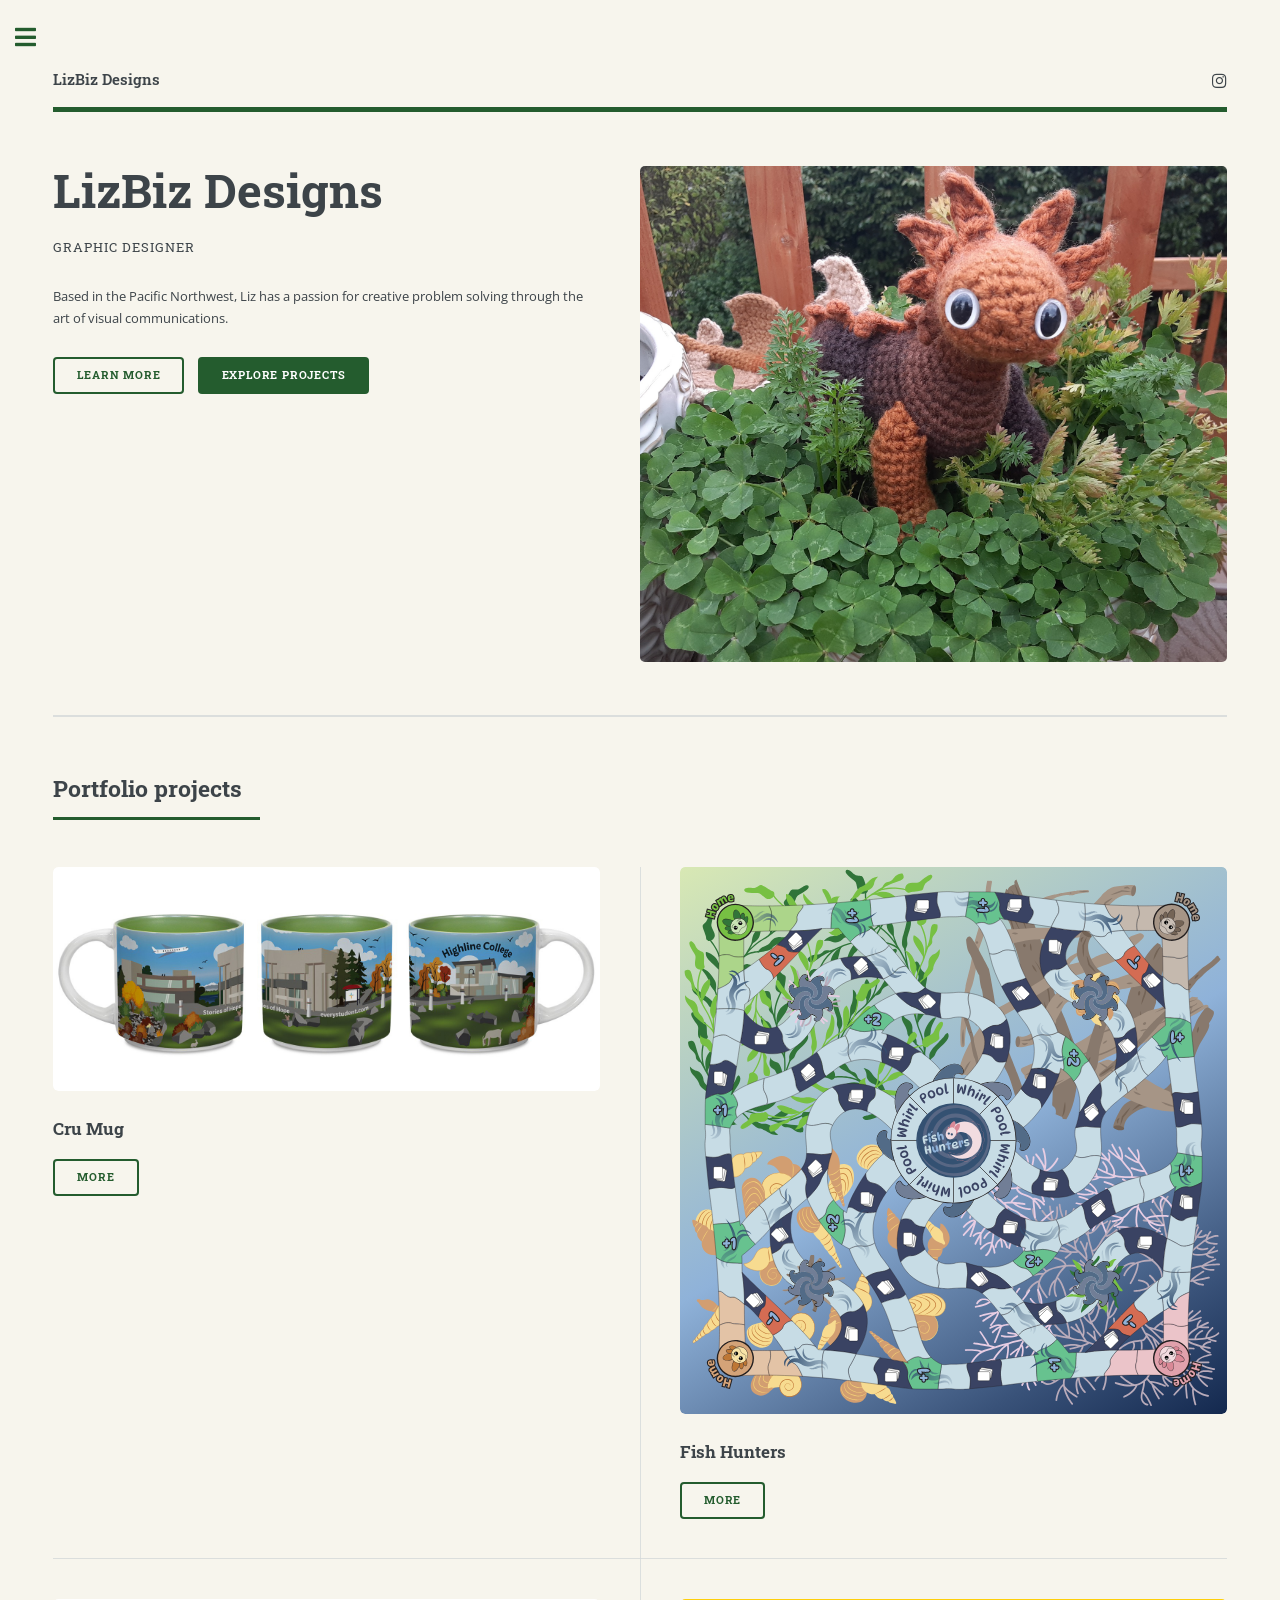
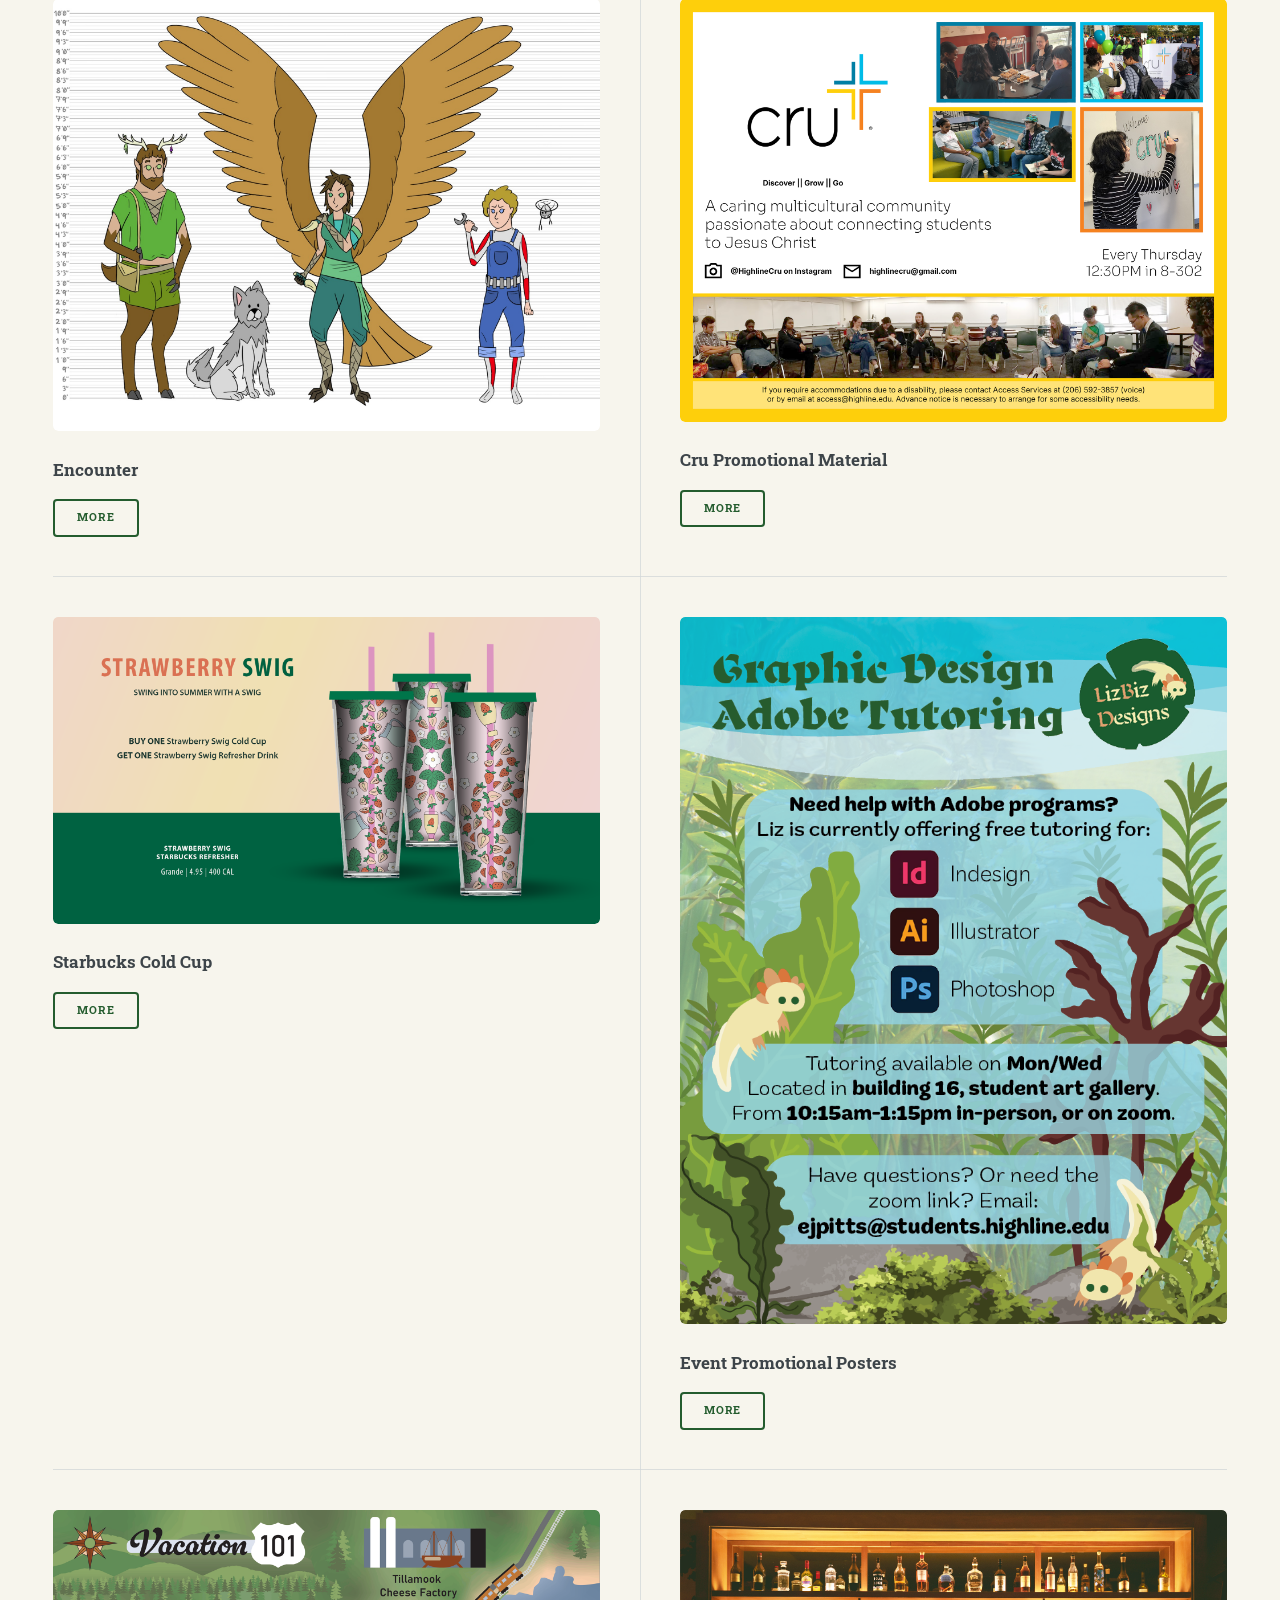
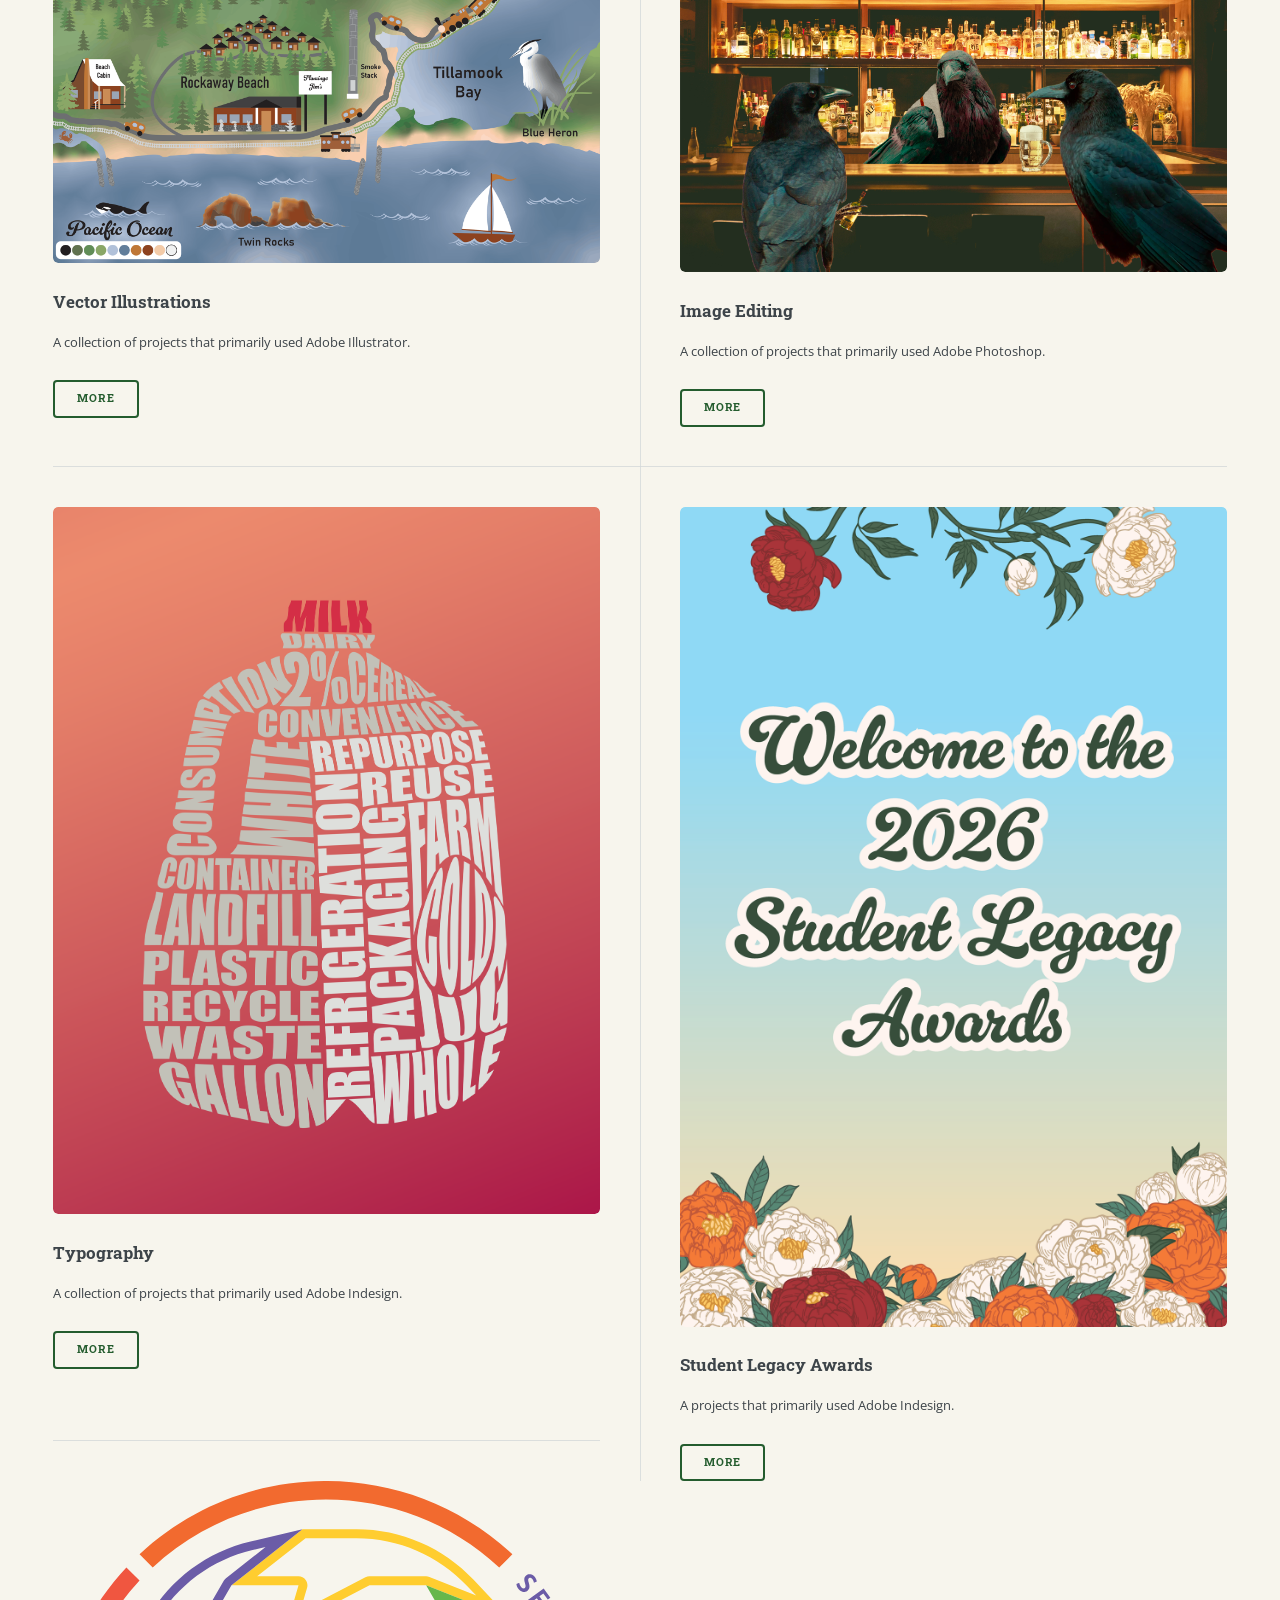
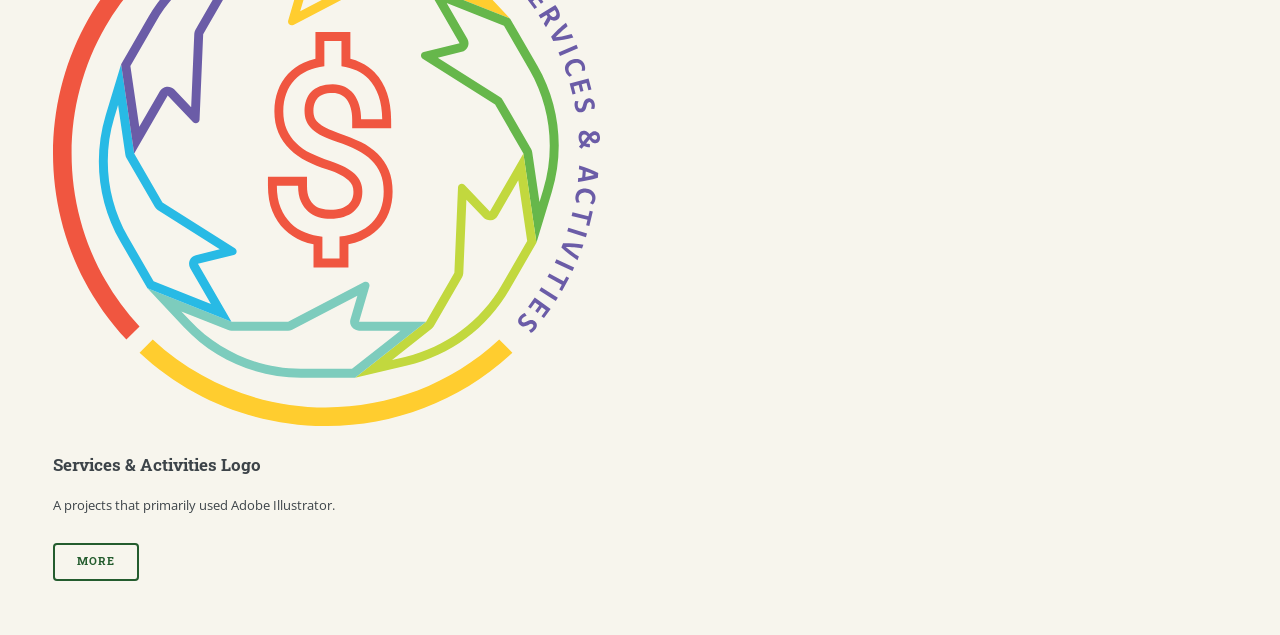
<file: index.html>
<!DOCTYPE HTML>
<!--
	Editorial by HTML5 UP
	html5up.net | @ajlkn
	Free for personal and commercial use under the CCA 3.0 license (html5up.net/license)
-->
<html>
	<head>
		<title>LizBiz Designs</title>
		<meta charset="utf-8" />
		<meta name="viewport" content="width=device-width, initial-scale=1, user-scalable=no" />
		<link rel="stylesheet" href="assets/css/main.css" />
	</head>
	<body class="is-preload">

		<!-- Wrapper -->
			<div id="wrapper">

				<!-- Main -->
					<div id="main">
						<div class="inner">

							<!-- Header -->
								<header id="header">
									<a href="index.html" class="logo"><strong>LizBiz Designs</strong></a>
									<ul class="icons">
										<!--<li><a href="#" class="icon brands fa-twitter"><span class="label">Twitter</span></a></li>
										<li><a href="#" class="icon brands fa-facebook-f"><span class="label">Facebook</span></a></li>
										<li><a href="#" class="icon brands fa-snapchat-ghost"><span class="label">Snapchat</span></a></li>-->
										<li><a href="https://www.instagram.com/lizbizdesigns/" class="icon brands fa-instagram"><span class="label">Instagram</span></a></li>
										<!--<li><a href="#" class="icon brands fa-medium-m"><span class="label">Medium</span></a></li>-->
									</ul>
								</header>

							<!-- Banner -->
								<section id="banner">
									<div class="content">
										<header>
											<h1>LizBiz Designs</h1>
											<p>Graphic Designer</p>
										</header>
										<p>Based in the Pacific  Northwest, Liz has a passion for creative problem solving through the art of visual communications.</p>
										<ul class="actions">
											<li><a href="about.html" class="button big">Learn More</a></li>
											<li><a href="index.html#portfolio" class="button primary big">Explore Projects</a></li>
										</ul>
									</div>
									<span class="image object">
										<img src="images/Crochet/Worm-in-clover.jpg" alt="" />
									</span>
								</section>

							<!-- Section -->
								<section>
									<header class="major" id="projects">
										<h2 id="portfolio">Portfolio projects</h2>
									</header>
									<div class="posts">
										<article>
											<a href="cru-mug.html" class="image"><img src="images/Cru/Cru Mug Mock Up.jpg" alt="" /></a>
											<h3>Cru Mug</h3>
											<ul class="actions">
												<li><a href="cru-mug.html" class="button">More</a></li>
											</ul>
										</article>
										<article>
											<a href="fish-hunters.html" class="image"><img src="images/Fish Hunters/Gameboard/Fish Hunters Game Board 3.0.svg" alt="" /></a>
											<h3>Fish Hunters</h3>
											<ul class="actions">
												<li><a href="fish-hunters.html" class="button">More</a></li>
											</ul>
										</article>
										<article>
											<a href="encounter.html" class="image"><img src="images/Encounter/Character line up.jpg" alt="" /></a>
											<h3>Encounter</h3>
											<ul class="actions">
												<li><a href="encounter.html" class="button">More</a></li>
											</ul>
										</article>
										<article>
											<a href="cru-promo.html" class="image"><img src="images/Cru/Highline-Cru-Flyer-2026.png" alt="" /></a>
											<h3>Cru Promotional Material</h3>
											<ul class="actions">
												<li><a href="cru-promo.html" class="button">More</a></li>
											</ul>
										</article>
										<article>
											<a href="starbucks-cup.html" class="image"><img src="images/Starbucks cup/All Starbucks Cold Cup AD Series.png" alt="" /></a>
											<h3>Starbucks Cold Cup</h3>
											<ul class="actions">
												<li><a href="starbucks-cup.html" class="button">More</a></li>
											</ul>
										</article>
										<article>
											<a href="event-posters.html" class="image"><img src="images/Flyers/Flyer for Tutoring.png" alt="" /></a>
											<h3>Event Promotional Posters</h3>
											<ul class="actions">
												<li><a href="event-posters.html" class="button">More</a></li>
											</ul>
										</article>
										<article>
											<a href="illustration.html" class="image"><img src="images/Illustrations/EJP Map-Sterpiece Color Final-1.png" alt="" /></a>
											<h3>Vector Illustrations</h3>
											<p>A collection of projects that primarily used Adobe Illustrator.</p>
											<ul class="actions">
												<li><a href="illustration.html" class="button">More</a></li>
											</ul>
										</article>
										<article>
											<a href="image-editing.html" class="image"><img src="images/Image Editing/EJP Crow Bar.png" alt="" /></a>
											<h3>Image Editing</h3>
											<p>A collection of projects that primarily used Adobe Photoshop.</p>
											<ul class="actions">
												<li><a href="image-editing.html" class="button">More</a></li>
											</ul>
										</article>
										<article>
											<a href="typography.html" class="image"><img src="images/Typography/Text in a shape - Gallon Jug.png" alt="" /></a>
											<h3>Typography</h3>
											<p>A collection of projects that primarily used Adobe Indesign.</p>
											<ul class="actions">
												<li><a href="typography.html" class="button">More</a></li>
											</ul>
										</article>
										<article>
											<a href="sla.html" class="image"><img src="images/SLA/Student Legacy Welcome Sandwich.png" alt="" /></a>
											<h3>Student Legacy Awards</h3>
											<p>A projects that primarily used Adobe Indesign.</p>
											<ul class="actions">
												<li><a href="sla.html" class="button">More</a></li>
											</ul>
										</article>
										<article>
											<a href="s&a.html" class="image"><img src="images/Logos&Branding/S&A/Lockup-Color.svg" alt="" /></a>
											<h3>Services & Activities Logo</h3>
											<p>A projects that primarily used Adobe Illustrator.</p>
											<ul class="actions">
												<li><a href="s&a.html" class="button">More</a></li>
											</ul>
										</article>
									</div>
								</section>

						

								<!-- Section -->
								<!--<section>
									<header class="major">
										<h2>Erat lacinia</h2>
									</header>
									<div class="features">
										<article>
											<span class="icon fa-gem"></span>
											<div class="content">
												<h3>Portitor ullamcorper</h3>
												<p>Aenean ornare velit lacus, ac varius enim lorem ullamcorper dolore. Proin aliquam facilisis ante interdum. Sed nulla amet lorem feugiat tempus aliquam.</p>
											</div>
										</article>
										<article>
											<span class="icon solid fa-paper-plane"></span>
											<div class="content">
												<h3>Sapien veroeros</h3>
												<p>Aenean ornare velit lacus, ac varius enim lorem ullamcorper dolore. Proin aliquam facilisis ante interdum. Sed nulla amet lorem feugiat tempus aliquam.</p>
											</div>
										</article>
										<article>
											<span class="icon solid fa-rocket"></span>
											<div class="content">
												<h3>Quam lorem ipsum</h3>
												<p>Aenean ornare velit lacus, ac varius enim lorem ullamcorper dolore. Proin aliquam facilisis ante interdum. Sed nulla amet lorem feugiat tempus aliquam.</p>
											</div>
										</article>
										<article>
											<span class="icon solid fa-signal"></span>
											<div class="content">
												<h3>Sed magna finibus</h3>
												<p>Aenean ornare velit lacus, ac varius enim lorem ullamcorper dolore. Proin aliquam facilisis ante interdum. Sed nulla amet lorem feugiat tempus aliquam.</p>
											</div>
										</article>
									</div>
								</section>-->
						</div>
					</div>

				<!-- Sidebar -->
					<div id="sidebar">
						<div class="inner">

							<!-- Search
								<section id="search" class="alt">
									<form method="post" action="#">
										<input type="text" name="query" id="query" placeholder="Search" />
									</form>
								</section>
							-->
							<!-- Logo -->
								<div class="logo-container">
									<a href="#"><img src="images/Logos&Branding/LizBizDesigns/Lockup-Color.svg" alt=""/></a>
								</div>
							<!-- Menu -->
								<nav id="menu">
									<header class="major">
										<h2>Menu</h2>
									</header>
									<ul>
										<li><a href="index.html">Home</a></li>
										<li>
											<span class="opener">Portfolio</span>
											<ul>
												<li><a href="cru-mug.html">Cru Mug</a></li>
												<li><a href="fish-hunters.html">Fish Hunters</a></li>
												<li><a href="encounter.html">Encounter</a></li>
												<li><a href="cru-promo.html">Cru Promotional Material</a></li>
												<li><a href="starbucks-cup.html">Starbucks Cold Cup</a></li>
												<li><a href="event-posters.html">Event Posters</a></li>
												<li><a href="illustration.html">Vector Illustrations</a></li>
												<li><a href="image-editing.html">Image Editing</a></li>
												<li><a href="typography.html">Typography</a></li>
												<li><a href="sla.html">Student Legacy Awards</a></li>
												<li><a href="s&a.html">S&A Logo</a></li>
												<!--<li><a href="#">Branding: LizBiz Designs</a></li>
												<li><a href="#">Branding: Wesley Parker</a></li>
												<li><a href="#">Public Speaking Logo</a></li>
												<li><a href="#">Crochet</a></li>
												<li><a href="#">painting</a></li>
												<li><a href="#">Pottery</a></li>
												<li><a href="#">Infographics</a></li>
												<li><a href="#">Branding: NPSC Maintenance</a></li>-->
											</ul>
										</li>
										<li><a href="about.html">About</a></li>
										<!--<li><a href="elements.html">Services</a></li>-->
									</ul>
								</nav>

							<!-- Section -->
								<!--<section>
									<header class="major">
										<h2>Ante interdum</h2>
									</header>
									<div class="mini-posts">
										<article>
											<a href="#" class="image"><img src="images/pic07.jpg" alt="" /></a>
											<p>Aenean ornare velit lacus, ac varius enim lorem ullamcorper dolore aliquam.</p>
										</article>
										<article>
											<a href="#" class="image"><img src="images/pic08.jpg" alt="" /></a>
											<p>Aenean ornare velit lacus, ac varius enim lorem ullamcorper dolore aliquam.</p>
										</article>
										<article>
											<a href="#" class="image"><img src="images/pic09.jpg" alt="" /></a>
											<p>Aenean ornare velit lacus, ac varius enim lorem ullamcorper dolore aliquam.</p>
										</article>
									</div>
									<ul class="actions">
										<li><a href="#" class="button">More</a></li>
									</ul>
								</section>-->

							<!-- Section -->
								<section>
									<header class="major">
										<h2>Contact</h2>
									</header>
									<p>Need a graphic designer or have questions? Get in touch below.</p>
									<ul class="contact">
										<li class="icon solid fa-envelope"><a href="mailto:Lizzie@lizbizDesigns.com">Lizzie@LizBizDesigns.com</a></li>
										<li class="icon solid icon brands fa-instagram"><a href="https://www.instagram.com/lizbizdesigns/">LizBiz Designs</a></li>
										<!--<li class="icon solid fa-home">adress would go here<br />
										</li> -->
									</ul>
								</section>

							<!-- Footer -->
								<footer id="footer">
									<p class="copyright">&copy; 2026 LizBiz Designs. All rights reserved.</p>
								</footer>

						</div>
					</div>

			</div>

		<!-- Scripts -->
			<script src="assets/js/jquery.min.js"></script>
			<script src="assets/js/browser.min.js"></script>
			<script src="assets/js/breakpoints.min.js"></script>
			<script src="assets/js/util.js"></script>
			<script src="assets/js/main.js"></script>

	</body>
</html>
</file>
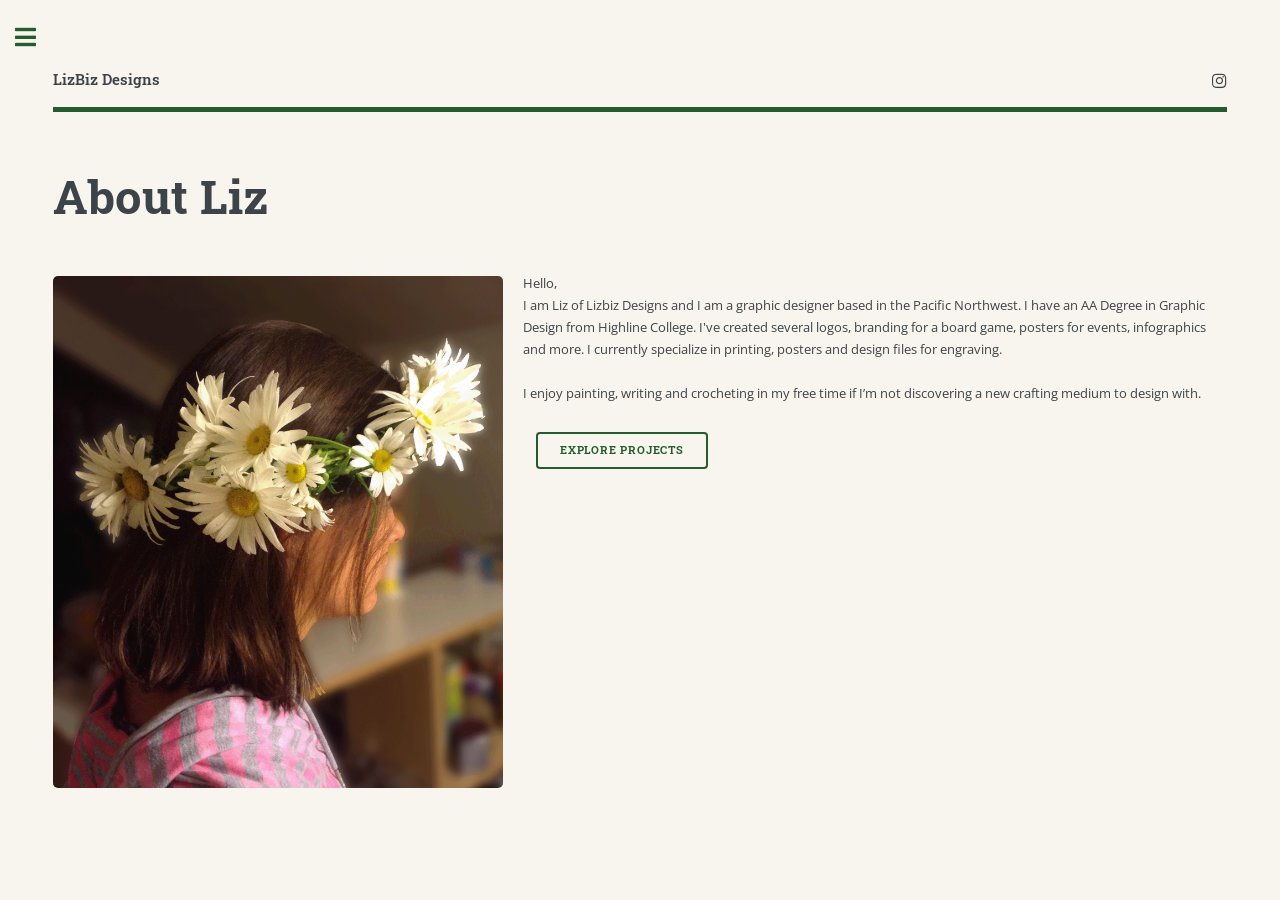
<file: about.html>
<!DOCTYPE HTML>
<!--
	Editorial by HTML5 UP
	html5up.net | @ajlkn
	Free for personal and commercial use under the CCA 3.0 license (html5up.net/license)
-->
<html>
	<head>
		<title>LizBiz Designs</title>
		<meta charset="utf-8" />
		<meta name="viewport" content="width=device-width, initial-scale=1, user-scalable=no" />
		<link rel="stylesheet" href="assets/css/main.css" />
	</head>
	<body class="is-preload">

		<!-- Wrapper -->
			<div id="wrapper">

				<!-- Main -->
					<div id="main">
						<div class="inner">

							<!-- Header -->
								<header id="header">
									<a href="index.html" class="logo"><strong>LizBiz Designs</strong></a>
									<ul class="icons">
										<!--<li><a href="#" class="icon brands fa-twitter"><span class="label">Twitter</span></a></li>
										<li><a href="#" class="icon brands fa-facebook-f"><span class="label">Facebook</span></a></li>
										<li><a href="#" class="icon brands fa-snapchat-ghost"><span class="label">Snapchat</span></a></li>-->
										<li><a href="https://www.instagram.com/lizbizdesigns/" class="icon brands fa-instagram"><span class="label">Instagram</span></a></li>
										<!--<li><a href="#" class="icon brands fa-medium-m"><span class="label">Medium</span></a></li>-->
									</ul>
								</header>

							<!-- Banner -->
								<section>
									<header class="main">
										<h1>About Liz</h1>
									</header>
									<p><span class="image left"><img src="images/website pfp blurred.png" alt="" /></span>
									Hello,<Br>
									I am Liz of Lizbiz Designs and I am a graphic designer based in the Pacific Northwest. I have an AA Degree in Graphic Design from Highline College. I've created several logos, branding for a board game, posters for events, infographics and more. I currently specialize in printing, posters and design files for engraving. <br> 
									<br>
									I enjoy painting, writing and crocheting in my free time if I’m not discovering a new crafting medium to design with.</p>
									<ul class="actions">
											<li><a href="index.html#projects" class="button big">Explore Projects</a></li>
										</ul>
								</section>
						</div>
					</div>

				<!-- Sidebar -->
					<div id="sidebar">
						<div class="inner">

							<!-- Search
								<section id="search" class="alt">
									<form method="post" action="#">
										<input type="text" name="query" id="query" placeholder="Search" />
									</form>
								</section>
							-->
							<!-- Logo -->
								<div class="logo-container">
									<a href="index.html"><img src="images/Logos&Branding/LizBizDesigns/Lockup-Color.svg" alt=""/></a>
								</div>
							<!-- Menu -->
								<nav id="menu">
									<header class="major">
										<h2>Menu</h2>
									</header>
									<ul>
										<li><a href="index.html">Home</a></li>
										<li>
											<span class="opener">Portfolio</span>
											<ul>
												<li><a href="cru-mug.html">Cru Mug</a></li>
												<li><a href="fish-hunters.html">Fish Hunters</a></li>
												<li><a href="encounter.html">Encounter</a></li>
												<li><a href="cru-promo.html">Cru Promotional Material</a></li>
												<li><a href="starbucks-cup.html">Starbucks Cold Cup</a></li>
												<li><a href="event-posters.html">Event Posters</a></li>
												<li><a href="illustration.html">Vector Illustrations</a></li>
												<li><a href="image-editing.html">Image Editing</a></li>
												<li><a href="typography.html">Typography</a></li>
												<li><a href="sla.html">Student Legacy Awards</a></li>
												<li><a href="s&a.html">S&A Logo</a></li>
												<!--<li><a href="#">Branding: LizBiz Designs</a></li>
												<li><a href="#">Branding: Wesley Parker</a></li>
												<li><a href="#">Public Speaking Logo</a></li>
												<li><a href="#">Crochet</a></li>
												<li><a href="#">painting</a></li>
												<li><a href="#">Pottery</a></li>
												<li><a href="#">Infographics</a></li>
												<li><a href="#">Branding: NPSC Maintenance</a></li>-->
											</ul>
										</li>
										<li><a href="about.html">About</a></li>
										<!--<li><a href="elements.html">Services</a></li>-->
									</ul>
								</nav>

							<!-- Section -->
								<!--<section>
									<header class="major">
										<h2>Ante interdum</h2>
									</header>
									<div class="mini-posts">
										<article>
											<a href="#" class="image"><img src="images/pic07.jpg" alt="" /></a>
											<p>Aenean ornare velit lacus, ac varius enim lorem ullamcorper dolore aliquam.</p>
										</article>
										<article>
											<a href="#" class="image"><img src="images/pic08.jpg" alt="" /></a>
											<p>Aenean ornare velit lacus, ac varius enim lorem ullamcorper dolore aliquam.</p>
										</article>
										<article>
											<a href="#" class="image"><img src="images/pic09.jpg" alt="" /></a>
											<p>Aenean ornare velit lacus, ac varius enim lorem ullamcorper dolore aliquam.</p>
										</article>
									</div>
									<ul class="actions">
										<li><a href="#" class="button">More</a></li>
									</ul>
								</section>-->

							<!-- Section -->
								<section>
									<header class="major">
										<h2>Contact</h2>
									</header>
									<p>Need a graphic designer or have questions? Get in touch below.</p>
									<ul class="contact">
										<li class="icon solid fa-envelope"><a href="mailto:Lizzie@lizbizDesigns.com">Lizzie@LizBizDesigns.com</a></li>
										<li class="icon solid icon brands fa-instagram"><a href="https://www.instagram.com/lizbizdesigns/">LizBiz Designs</a></li>
										<!--<li class="icon solid fa-home">adress would go here<br />
										</li> -->
									</ul>
								</section>

							<!-- Footer -->
								<footer id="footer">
									<p class="copyright">&copy; 2026 LizBiz Designs. All rights reserved.</p>
								</footer>

						</div>
					</div>

			</div>

		<!-- Scripts -->
			<script src="assets/js/jquery.min.js"></script>
			<script src="assets/js/browser.min.js"></script>
			<script src="assets/js/breakpoints.min.js"></script>
			<script src="assets/js/util.js"></script>
			<script src="assets/js/main.js"></script>

	</body>
</html>
</file>
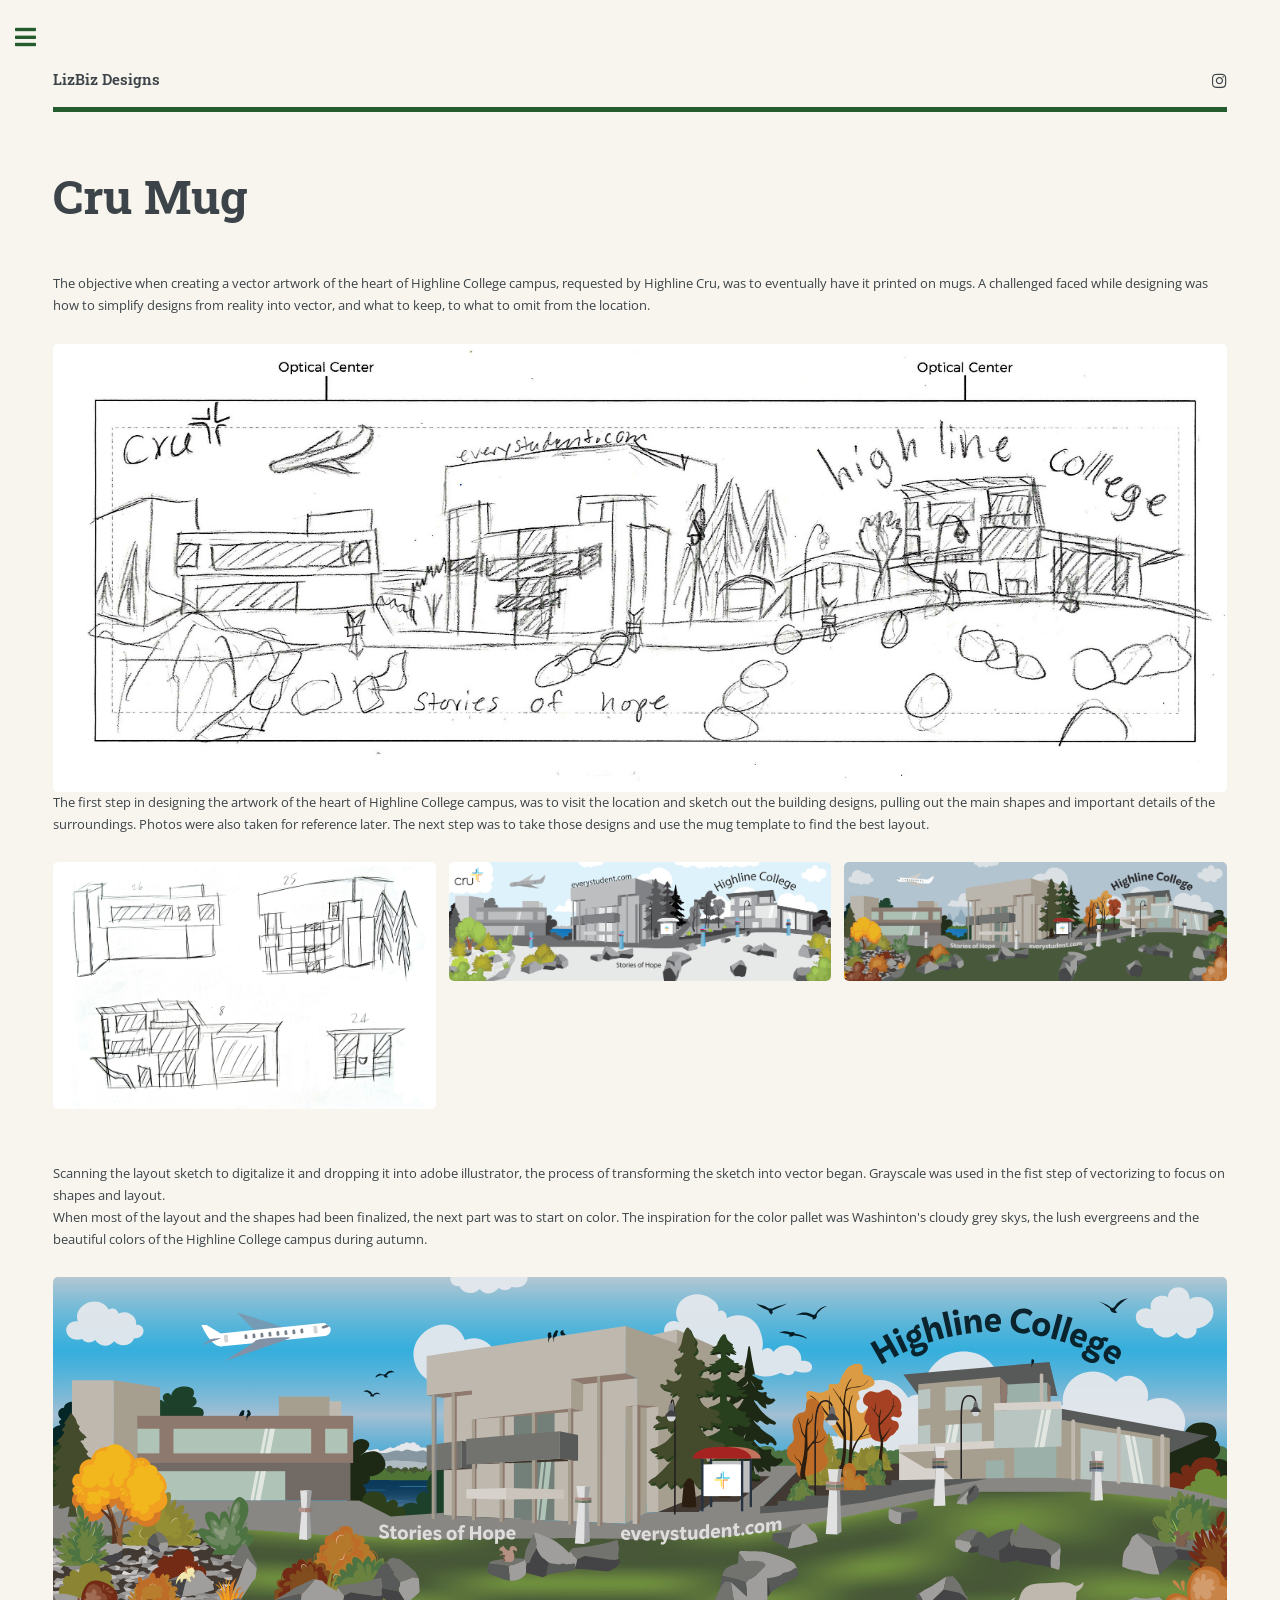
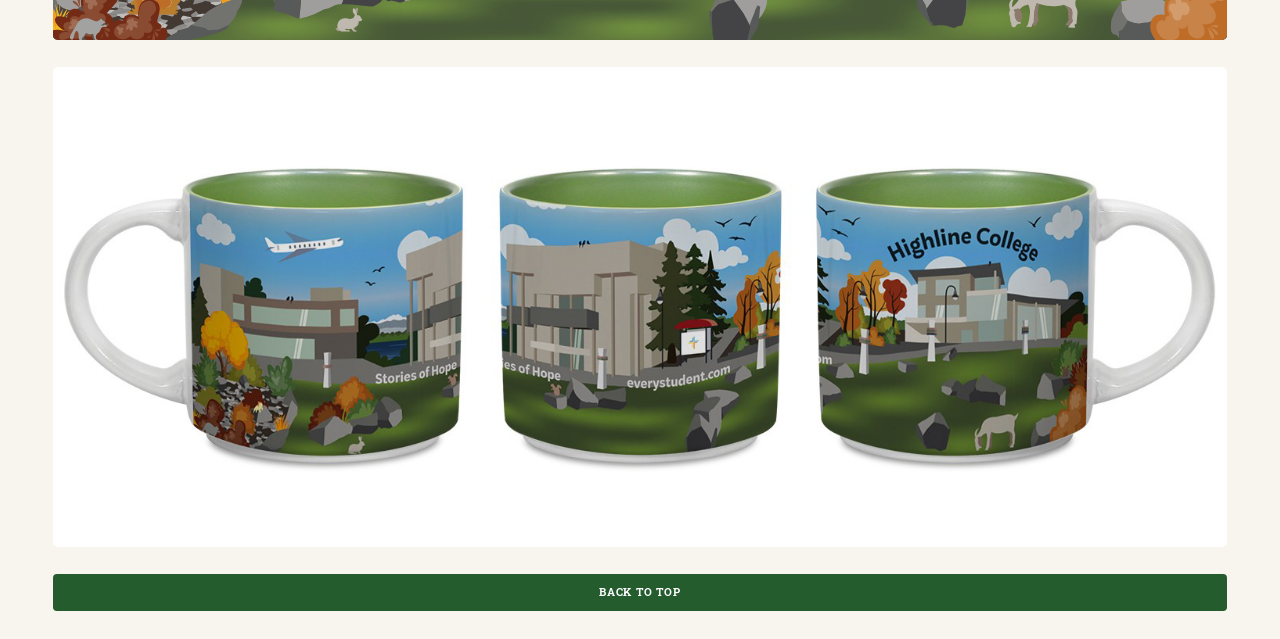
<file: cru-mug.html>
<!DOCTYPE HTML>
<!--
	Editorial by HTML5 UP
	html5up.net | @ajlkn
	Free for personal and commercial use under the CCA 3.0 license (html5up.net/license)
-->
<html>
	<head>
		<title>LizBiz Designs</title>
		<meta charset="utf-8" />
		<meta name="viewport" content="width=device-width, initial-scale=1, user-scalable=no" />
		<link rel="stylesheet" href="assets/css/main.css" />
	</head>
	<body class="is-preload">

		<!-- Wrapper -->
			<div id="wrapper">

				<!-- Main -->
					<div id="main">
						<div class="inner">

							<!-- Header -->
								<header id="header">
									<a href="index.html" class="logo"><strong>LizBiz Designs</strong></a>
									<ul class="icons">
										<!--<li><a href="#" class="icon brands fa-twitter"><span class="label">Twitter</span></a></li>
										<li><a href="#" class="icon brands fa-facebook-f"><span class="label">Facebook</span></a></li>
										<li><a href="#" class="icon brands fa-snapchat-ghost"><span class="label">Snapchat</span></a></li>-->
										<li><a href="https://www.instagram.com/lizbizdesigns/" class="icon brands fa-instagram"><span class="label">Instagram</span></a></li>
										<!--<li><a href="#" class="icon brands fa-medium-m"><span class="label">Medium</span></a></li>-->
									</ul>
								</header>

							<!-- Banner -->
								<section>
									<header class="main">
										<h1>Cru Mug</h1>
									</header>
									<p>The objective when creating a vector artwork of the heart of Highline College campus, requested by Highline Cru, was to eventually have it printed on mugs. A challenged faced while designing was how to simplify designs from reality into vector, and what to keep, to what to omit from the location.</p>
									<span class="image fit"><img src="images/Cru/Mug Sketch.jpg" alt="" /><p>The first step in designing the artwork of the heart of Highline College campus, was to visit the location and sketch out the building designs, pulling out the main shapes and important details of the surroundings. Photos were also taken for reference later. The next step was to take those designs and use the mug template to find the best layout.</p></span>
										<div class="box alt">
															<ul class="actions fit">
																<li><span class="image fit"><img src="images/Cru/Highline-mug-building-sketches.jpg" alt="" /></span></li>
																<li><span class="image fit"><img src="images/Cru/Cru-mug-gray-draft.png" alt="" /></span></li>
																<li><span class="image fit"><img src="images/Cru/Cru-mug-color-draft.png" alt="" /></span></li>
															 </ul>
															 <p>Scanning the layout sketch to digitalize it and dropping it into adobe illustrator, the process of transforming the sketch into vector began. Grayscale was used in the fist step of vectorizing to focus on shapes and layout.
															 <br>When most of the layout and the shapes had been finalized, the next part was to start on color. The inspiration for the color pallet was Washinton's cloudy grey skys, the lush evergreens and the beautiful colors of the Highline College campus during autumn.</p>
												<span class="image fit"><img src="images/Cru/Cru Mug Graphic.svg" alt="" /></span>
												<span class="image fit"><img src="images/Cru/Cru Mug Mock Up.jpg" alt="" /></span>
										</div>
									<a href="#" class="button primary fit">Back To Top</a>
								</section>
							
						</div>
					</div>

				<!-- Sidebar -->
					<div id="sidebar">
						<div class="inner">

							<!-- Search
								<section id="search" class="alt">
									<form method="post" action="#">
										<input type="text" name="query" id="query" placeholder="Search" />
									</form>
								</section>
							-->
							<!-- Logo -->
								<div class="logo-container">
									<a href="index.html"><img src="images/Logos&Branding/LizBizDesigns/Lockup-Color.svg" alt=""/></a>
								</div>
							<!-- Menu -->
								<nav id="menu">
									<header class="major">
										<h2>Menu</h2>
									</header>
									<ul>
										<li><a href="index.html">Home</a></li>
										<li>
											<span class="opener">Portfolio</span>
											<ul>
												<li><a href="cru-mug.html">Cru Mug</a></li>
												<li><a href="fish-hunters.html">Fish Hunters</a></li>
												<li><a href="encounter.html">Encounter</a></li>
												<li><a href="cru-promo.html">Cru Promotional Material</a></li>
												<li><a href="starbucks-cup.html">Starbucks Cold Cup</a></li>
												<li><a href="event-posters.html">Event Posters</a></li>
												<li><a href="illustration.html">Vector Illustrations</a></li>
												<li><a href="image-editing.html">Image Editing</a></li>
												<li><a href="typography.html">Typography</a></li>
												<li><a href="sla.html">Student Legacy Awards</a></li>
												<li><a href="s&a.html">S&A Logo</a></li>
												<!--<li><a href="#">Branding: LizBiz Designs</a></li>
												<li><a href="#">Branding: Wesley Parker</a></li>
												<li><a href="#">Public Speaking Logo</a></li>
												<li><a href="#">Crochet</a></li>
												<li><a href="#">painting</a></li>
												<li><a href="#">Pottery</a></li>
												<li><a href="#">Infographics</a></li>
												<li><a href="#">Branding: NPSC Maintenance</a></li>-->
											</ul>
										</li>
										<li><a href="about.html">About</a></li>
										<!--<li><a href="elements.html">Services</a></li>-->
									</ul>
								</nav>

							<!-- Section -->
								<!--<section>
									<header class="major">
										<h2>Ante interdum</h2>
									</header>
									<div class="mini-posts">
										<article>
											<a href="#" class="image"><img src="images/pic07.jpg" alt="" /></a>
											<p>Aenean ornare velit lacus, ac varius enim lorem ullamcorper dolore aliquam.</p>
										</article>
										<article>
											<a href="#" class="image"><img src="images/pic08.jpg" alt="" /></a>
											<p>Aenean ornare velit lacus, ac varius enim lorem ullamcorper dolore aliquam.</p>
										</article>
										<article>
											<a href="#" class="image"><img src="images/pic09.jpg" alt="" /></a>
											<p>Aenean ornare velit lacus, ac varius enim lorem ullamcorper dolore aliquam.</p>
										</article>
									</div>
									<ul class="actions">
										<li><a href="#" class="button">More</a></li>
									</ul>
								</section>-->

							<!-- Section -->
								<section>
									<header class="major">
										<h2>Contact</h2>
									</header>
									<p>Need a graphic designer or have questions? Get in touch below.</p>
									<ul class="contact">
										<li class="icon solid fa-envelope"><a href="mailto:Lizzie@lizbizDesigns.com">Lizzie@LizBizDesigns.com</a></li>
										<li class="icon solid icon brands fa-instagram"><a href="https://www.instagram.com/lizbizdesigns/">LizBiz Designs</a></li>
										<!--<li class="icon solid fa-home">adress would go here<br />
										</li> -->
									</ul>
								</section>

							<!-- Footer -->
								<footer id="footer">
									<p class="copyright">&copy; 2026 LizBiz Designs. All rights reserved.</p>
								</footer>

						</div>
					</div>

			</div>

		<!-- Scripts -->
			<script src="assets/js/jquery.min.js"></script>
			<script src="assets/js/browser.min.js"></script>
			<script src="assets/js/breakpoints.min.js"></script>
			<script src="assets/js/util.js"></script>
			<script src="assets/js/main.js"></script>

	</body>
</html>
</file>
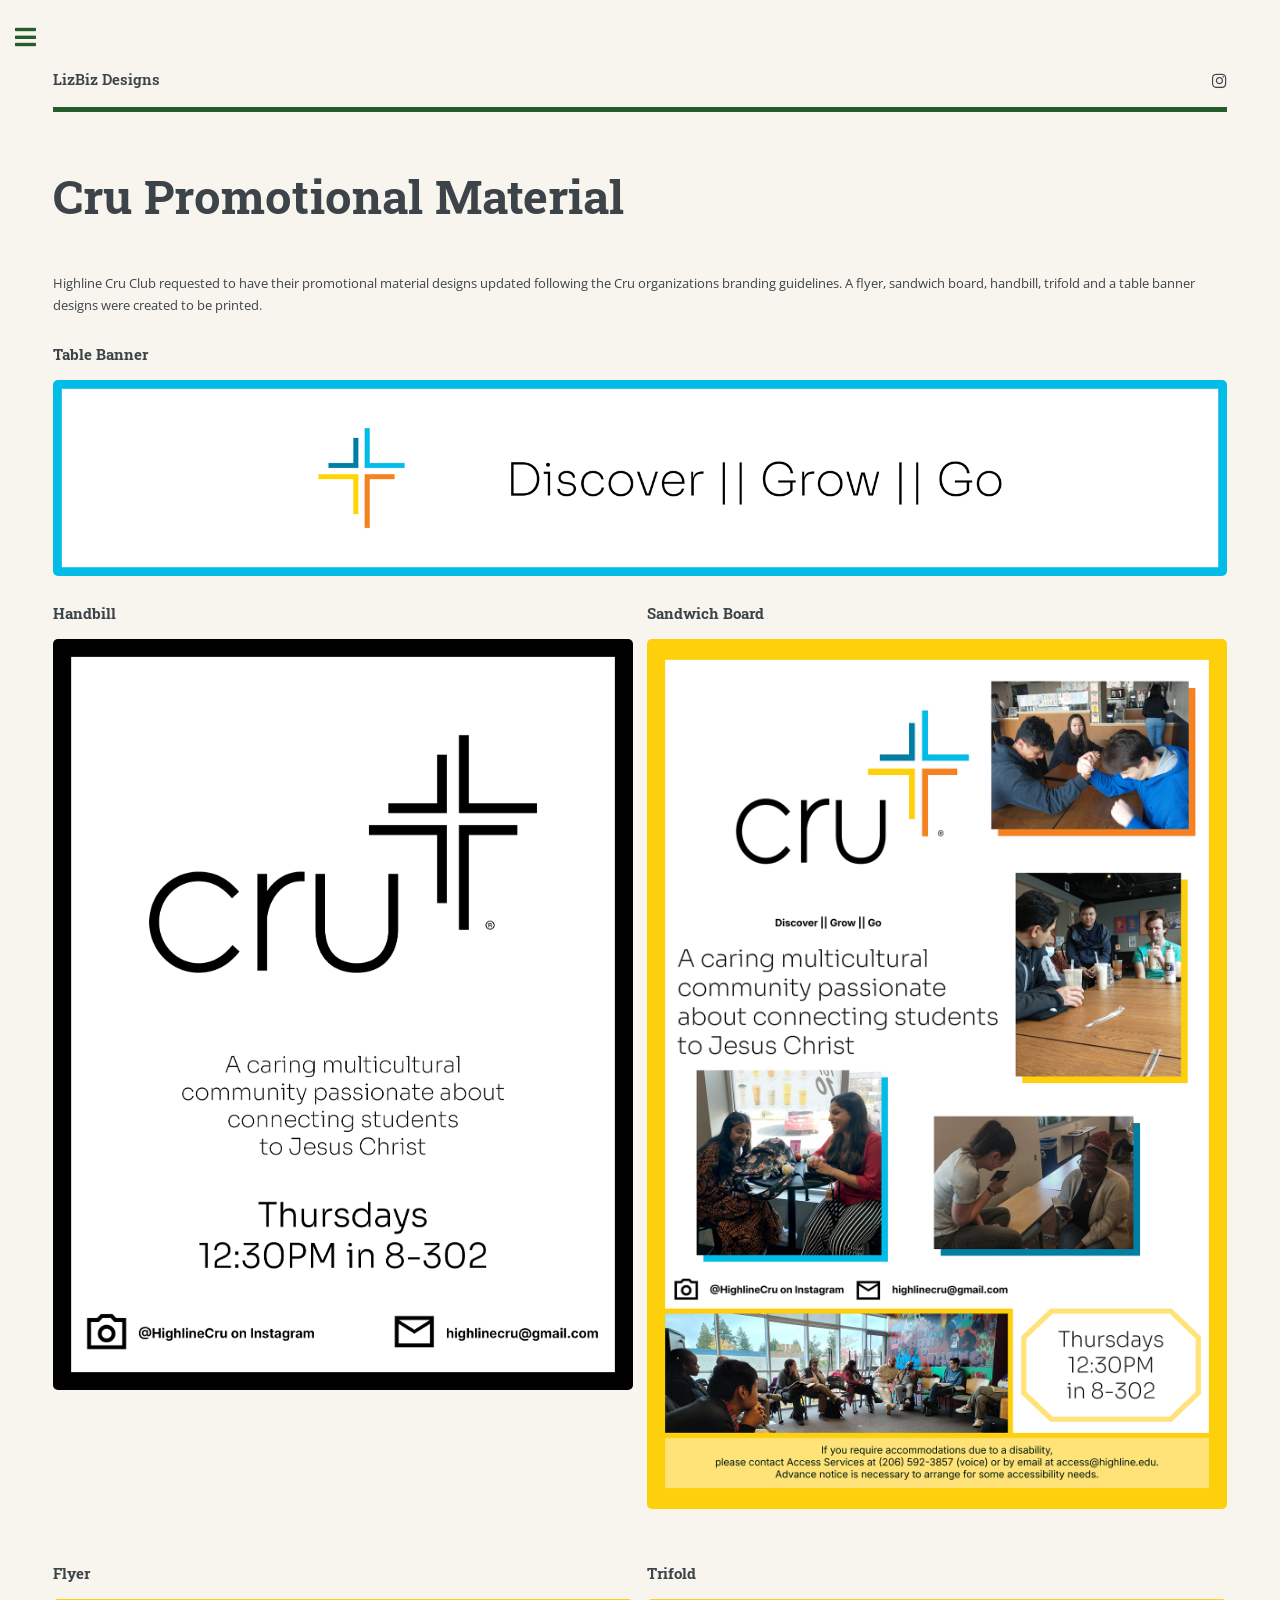
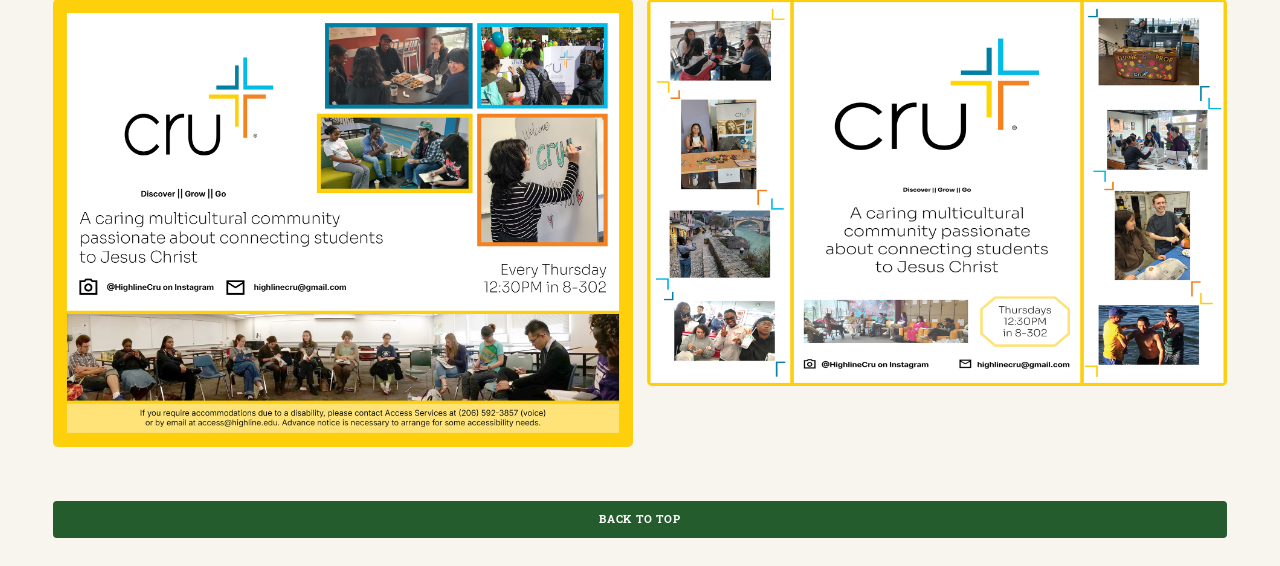
<file: cru-promo.html>
<!DOCTYPE HTML>
<!--
	Editorial by HTML5 UP
	html5up.net | @ajlkn
	Free for personal and commercial use under the CCA 3.0 license (html5up.net/license)
-->
<html>
	<head>
		<title>LizBiz Designs</title>
		<meta charset="utf-8" />
		<meta name="viewport" content="width=device-width, initial-scale=1, user-scalable=no" />
		<link rel="stylesheet" href="assets/css/main.css" />
	</head>
	<body class="is-preload">

		<!-- Wrapper -->
			<div id="wrapper">

				<!-- Main -->
					<div id="main">
						<div class="inner">

							<!-- Header -->
								<header id="header">
									<a href="index.html" class="logo"><strong>LizBiz Designs</strong></a>
									<ul class="icons">
										<!--<li><a href="#" class="icon brands fa-twitter"><span class="label">Twitter</span></a></li>
										<li><a href="#" class="icon brands fa-facebook-f"><span class="label">Facebook</span></a></li>
										<li><a href="#" class="icon brands fa-snapchat-ghost"><span class="label">Snapchat</span></a></li>-->
										<li><a href="https://www.instagram.com/lizbizdesigns/" class="icon brands fa-instagram"><span class="label">Instagram</span></a></li>
										<!--<li><a href="#" class="icon brands fa-medium-m"><span class="label">Medium</span></a></li>-->
									</ul>
								</header>

							<!-- Banner -->
								<section>
									<header class="main">
										<h1>Cru Promotional Material</h1>
									</header>
									<p>Highline Cru Club requested to have their promotional material designs updated following the Cru organizations branding guidelines. A flyer, sandwich board, handbill, trifold and a table banner designs were created to be printed. </p>
									<h4>Table Banner</h4><span class="image fit"><img src="images/Cru/Highline-Cru-Table-Runner-2026.png" alt="" /></span>
													<ul class="actions fit">
														<li><h4>Handbill</h4><span class="image fit"><img src="images/Cru/Highline-Cru-handbills-2026.png" alt="" /></span></li>
														<li><h4>Sandwich Board</h4><span class="image fit"><img src="images/Cru/Highline-Cru-Sandwich-Board-2026.png" alt="" /></span></li>
													</ul>
													<ul class="actions fit">
														<li><h4>Flyer</h4><span class="image fit"><img src="images/Cru/Highline-Cru-Flyer-2026.png" alt="" /></span></li>
														<li><h4>Trifold</h4><span class="image fit"><img src="images/Cru/Highline-Cru-Trifold-2026.png" alt="" /></span></li>
													</ul>
									<a href="#" class="button primary fit">Back To Top</a>
								</section>
							
						</div>
					</div>

				<!-- Sidebar -->
					<div id="sidebar">
						<div class="inner">

							<!-- Search
								<section id="search" class="alt">
									<form method="post" action="#">
										<input type="text" name="query" id="query" placeholder="Search" />
									</form>
								</section>
							-->
							<!-- Logo -->
								<div class="logo-container">
									<a href="index.html"><img src="images/Logos&Branding/LizBizDesigns/Lockup-Color.svg" alt=""/></a>
								</div>
							<!-- Menu -->
								<nav id="menu">
									<header class="major">
										<h2>Menu</h2>
									</header>
									<ul>
										<li><a href="index.html">Home</a></li>
										<li>
											<span class="opener">Portfolio</span>
											<ul>
												<li><a href="cru-mug.html">Cru Mug</a></li>
												<li><a href="fish-hunters.html">Fish Hunters</a></li>
												<li><a href="encounter.html">Encounter</a></li>
												<li><a href="cru-promo.html">Cru Promotional Material</a></li>
												<li><a href="starbucks-cup.html">Starbucks Cold Cup</a></li>
												<li><a href="event-posters.html">Event Posters</a></li>
												<li><a href="illustration.html">Vector Illustrations</a></li>
												<li><a href="image-editing.html">Image Editing</a></li>
												<li><a href="typography.html">Typography</a></li>
												<li><a href="sla.html">Student Legacy Awards</a></li>
												<li><a href="s&a.html">S&A Logo</a></li>
												<!--<li><a href="#">Branding: LizBiz Designs</a></li>
												<li><a href="#">Branding: Wesley Parker</a></li>
												<li><a href="#">Public Speaking Logo</a></li>
												<li><a href="#">Crochet</a></li>
												<li><a href="#">painting</a></li>
												<li><a href="#">Pottery</a></li>
												<li><a href="#">Infographics</a></li>
												<li><a href="#">Branding: NPSC Maintenance</a></li>-->
											</ul>
										</li>
										<li><a href="about.html">About</a></li>
										<!--<li><a href="elements.html">Services</a></li>-->
									</ul>
								</nav>

							<!-- Section -->
								<!--<section>
									<header class="major">
										<h2>Ante interdum</h2>
									</header>
									<div class="mini-posts">
										<article>
											<a href="#" class="image"><img src="images/pic07.jpg" alt="" /></a>
											<p>Aenean ornare velit lacus, ac varius enim lorem ullamcorper dolore aliquam.</p>
										</article>
										<article>
											<a href="#" class="image"><img src="images/pic08.jpg" alt="" /></a>
											<p>Aenean ornare velit lacus, ac varius enim lorem ullamcorper dolore aliquam.</p>
										</article>
										<article>
											<a href="#" class="image"><img src="images/pic09.jpg" alt="" /></a>
											<p>Aenean ornare velit lacus, ac varius enim lorem ullamcorper dolore aliquam.</p>
										</article>
									</div>
									<ul class="actions">
										<li><a href="#" class="button">More</a></li>
									</ul>
								</section>-->

							<!-- Section -->
								<section>
									<header class="major">
										<h2>Contact</h2>
									</header>
									<p>Need a graphic designer or have questions? Get in touch below.</p>
									<ul class="contact">
										<li class="icon solid fa-envelope"><a href="mailto:Lizzie@lizbizDesigns.com">Lizzie@LizBizDesigns.com</a></li>
										<li class="icon solid icon brands fa-instagram"><a href="https://www.instagram.com/lizbizdesigns/">LizBiz Designs</a></li>
										<!--<li class="icon solid fa-home">adress would go here<br />
										</li> -->
									</ul>
								</section>

							<!-- Footer -->
								<footer id="footer">
									<p class="copyright">&copy; 2026 LizBiz Designs. All rights reserved.</p>
								</footer>

						</div>
					</div>

			</div>

		<!-- Scripts -->
			<script src="assets/js/jquery.min.js"></script>
			<script src="assets/js/browser.min.js"></script>
			<script src="assets/js/breakpoints.min.js"></script>
			<script src="assets/js/util.js"></script>
			<script src="assets/js/main.js"></script>

	</body>
</html>
</file>
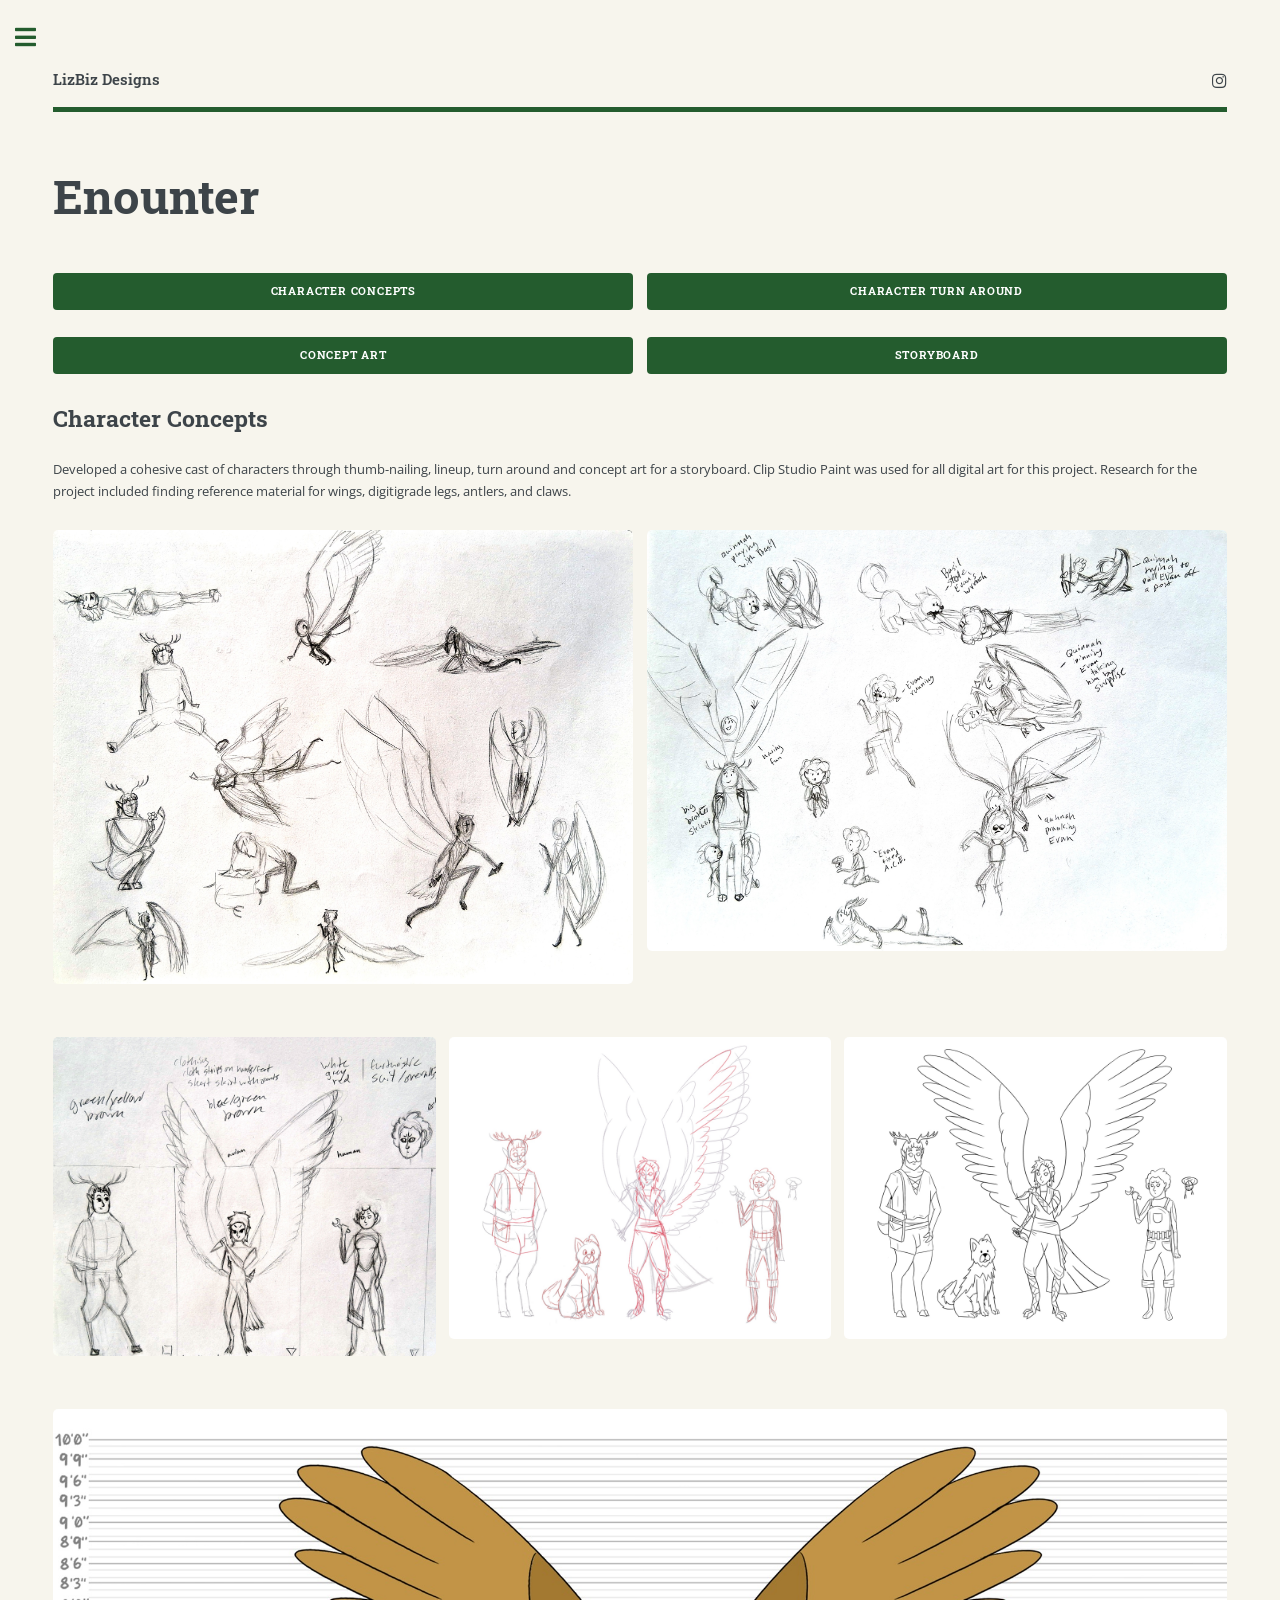
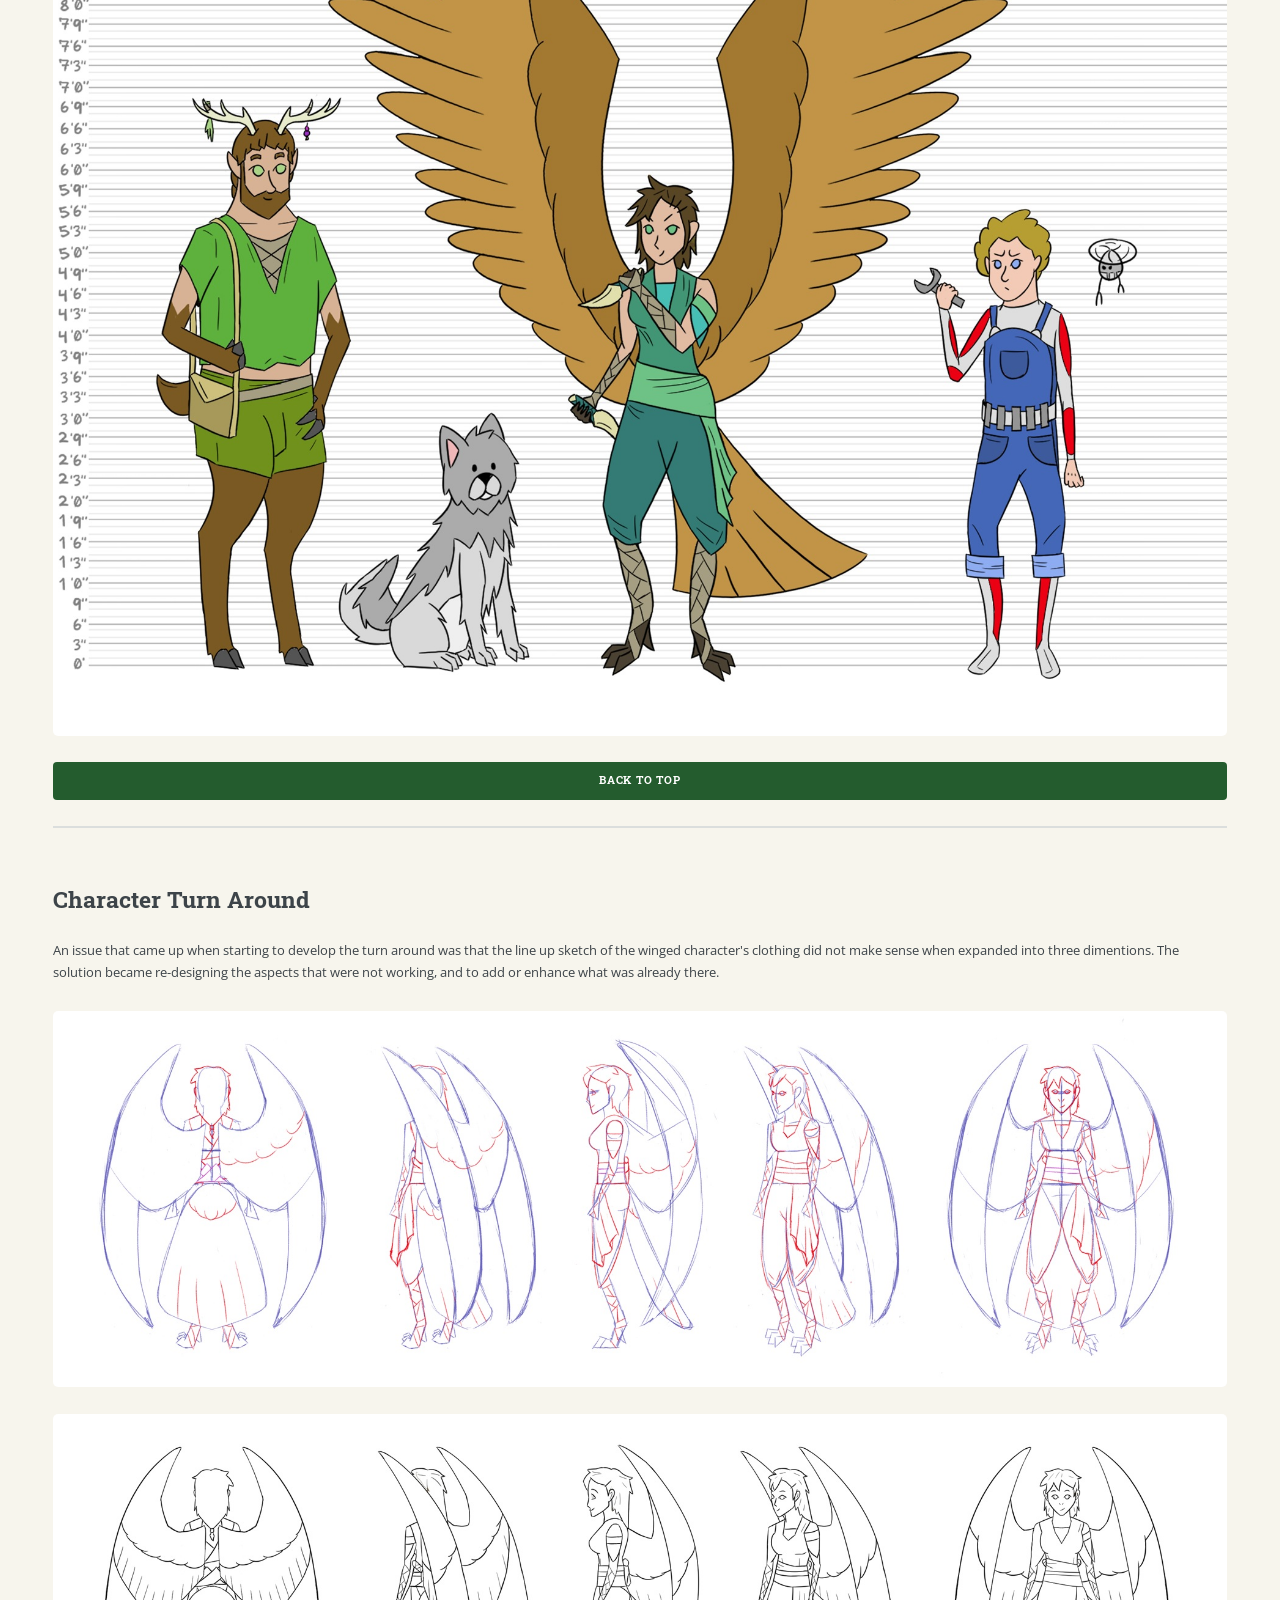
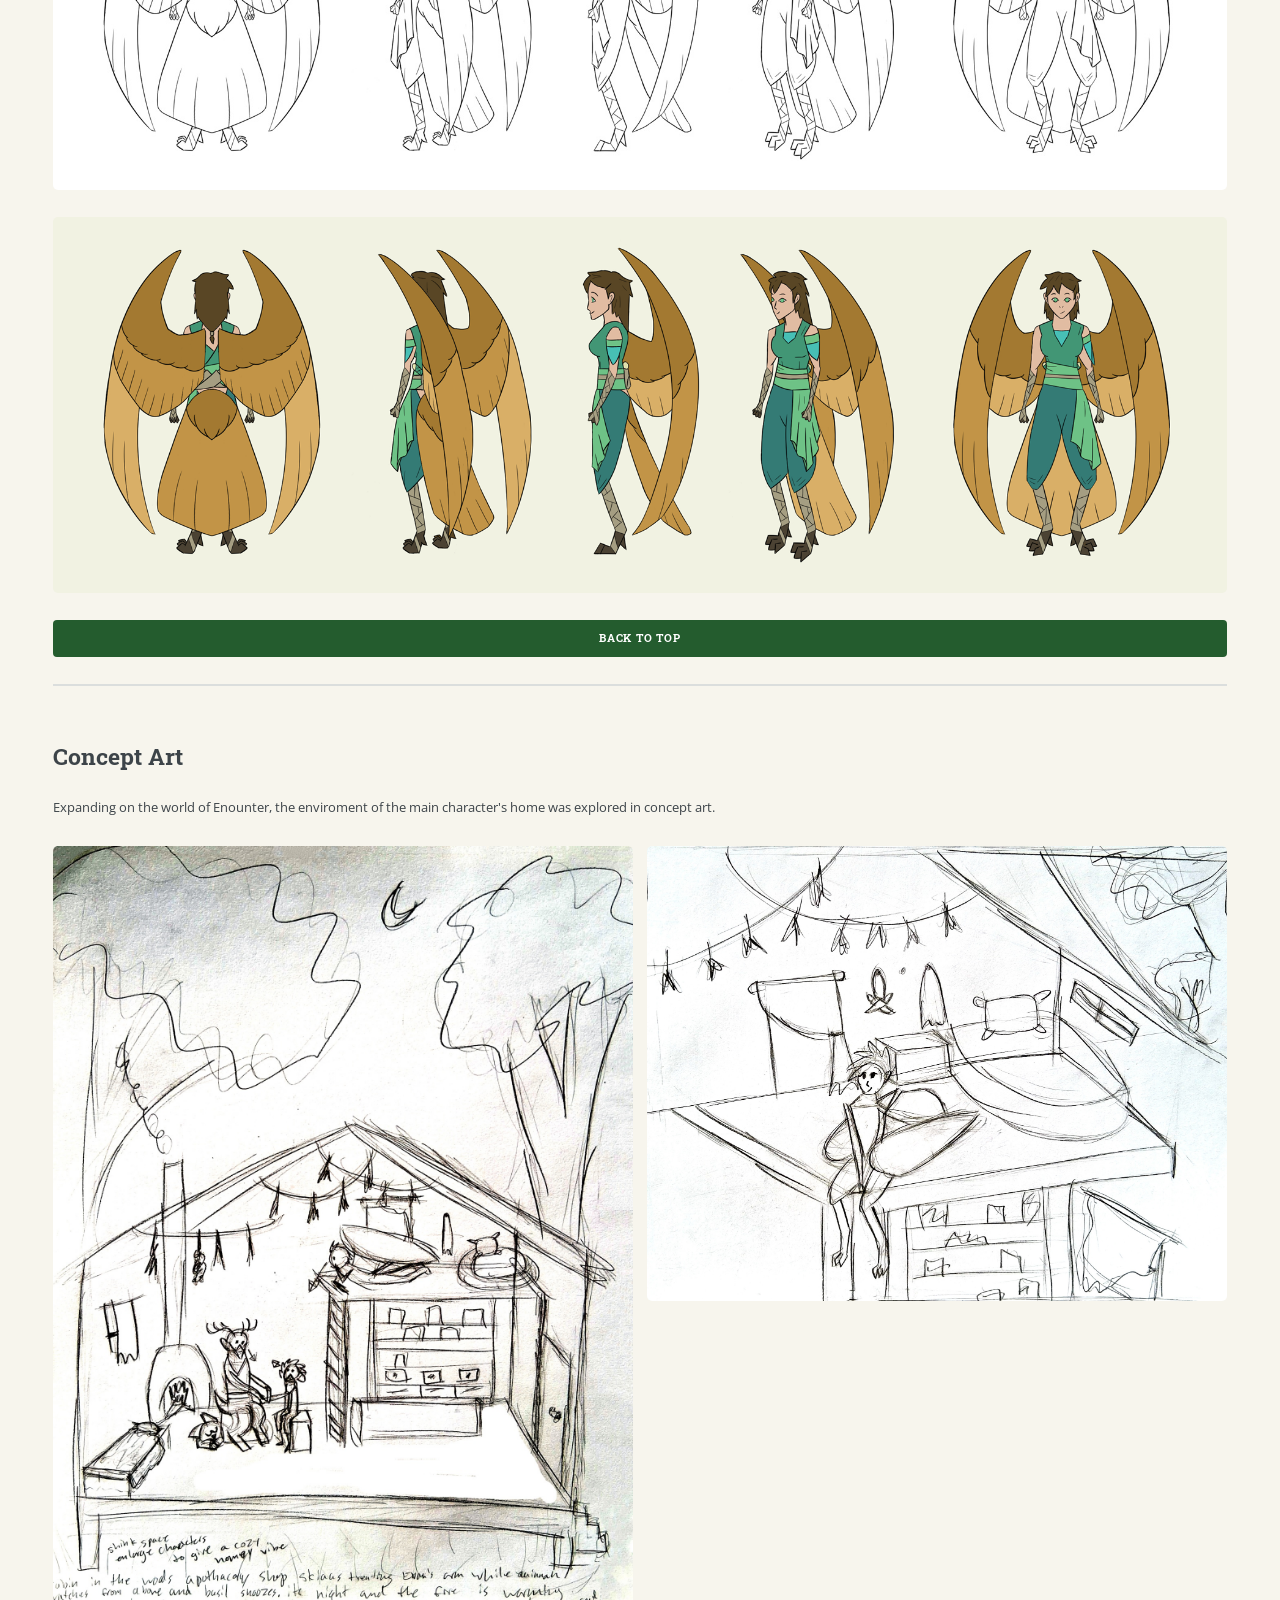
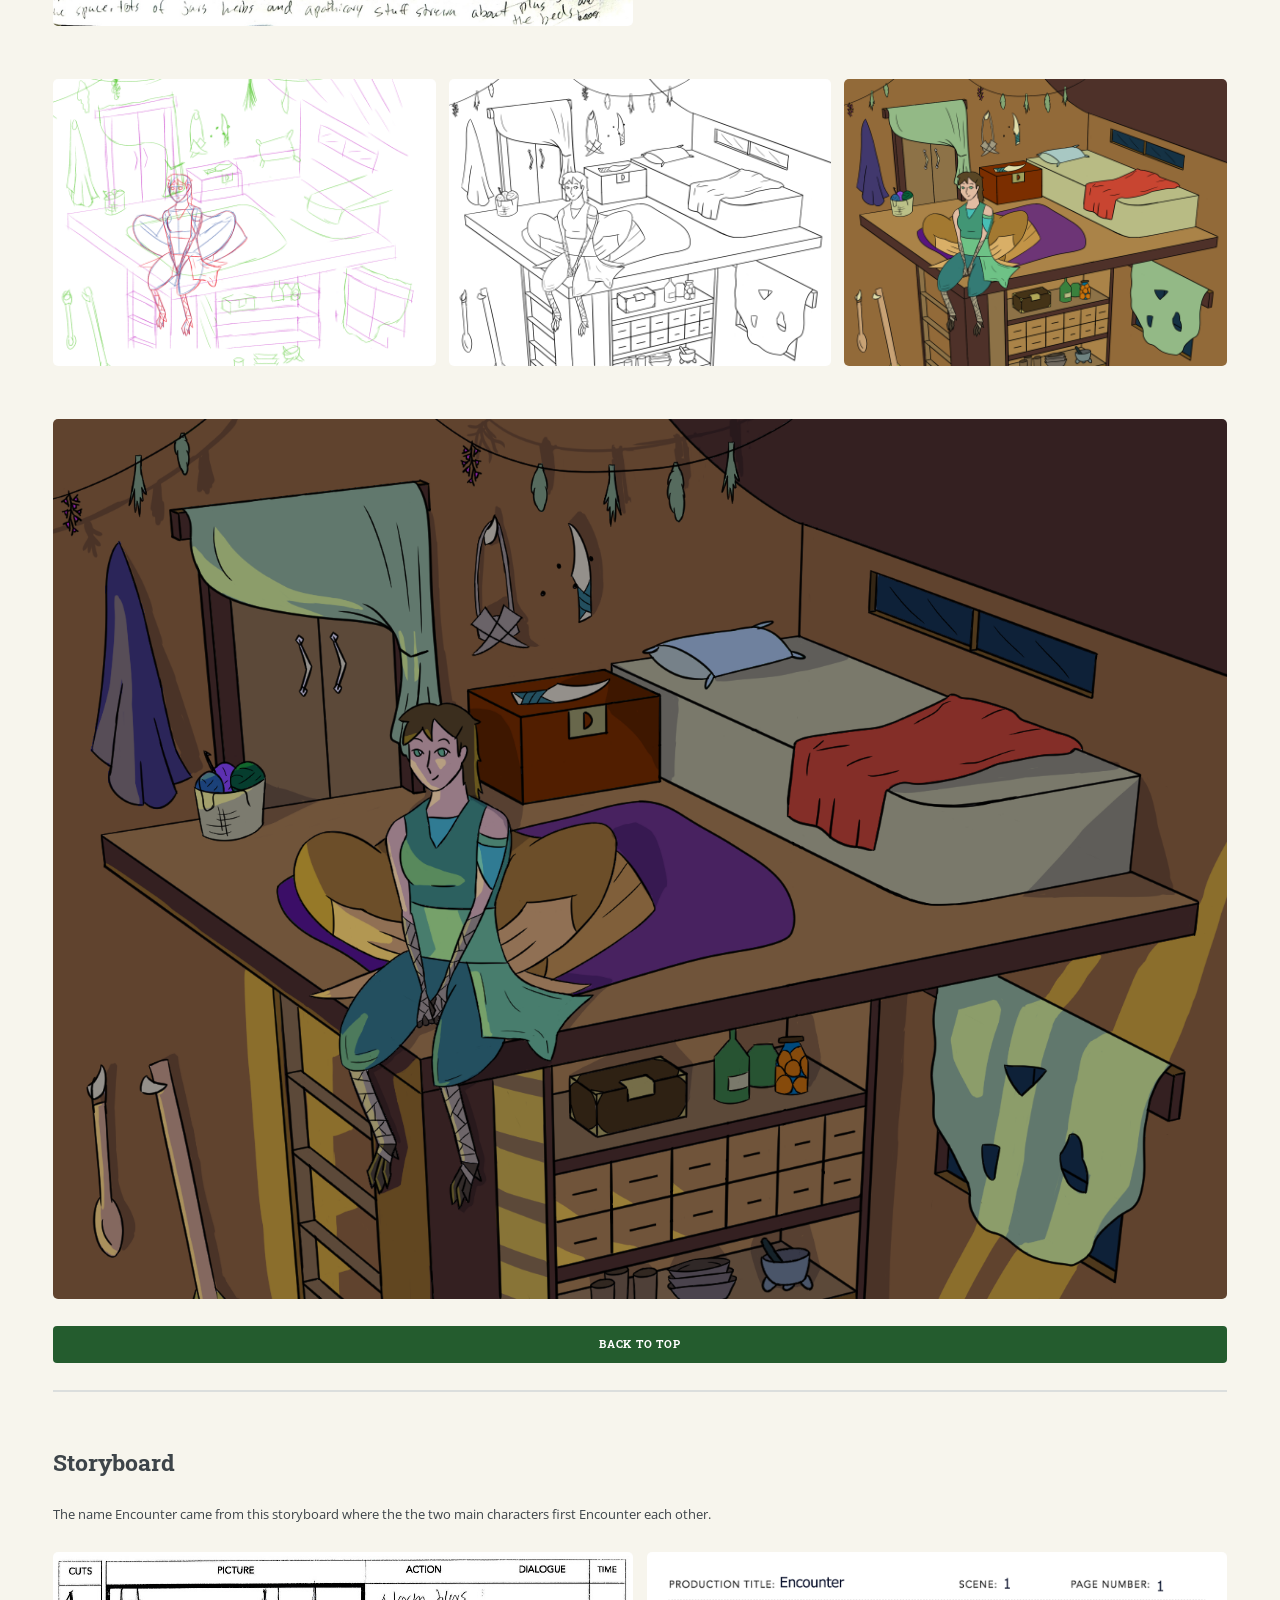
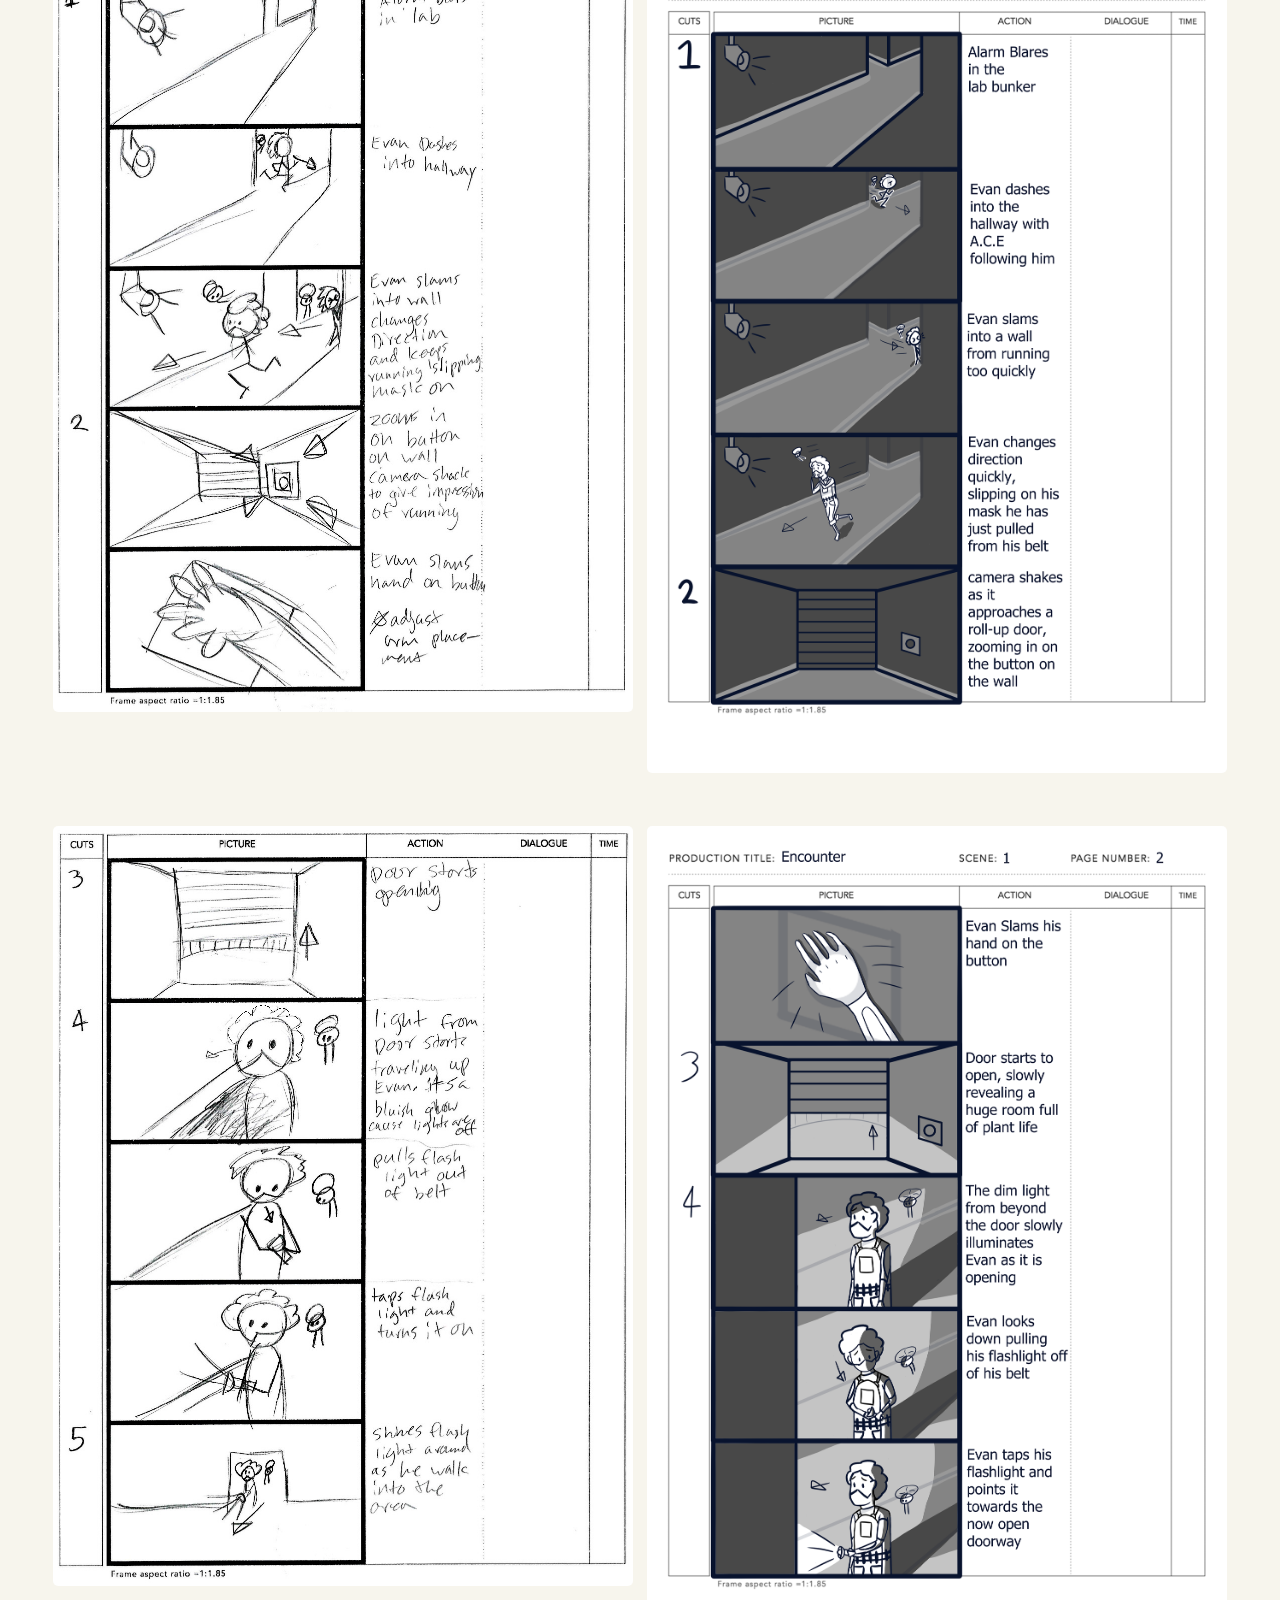
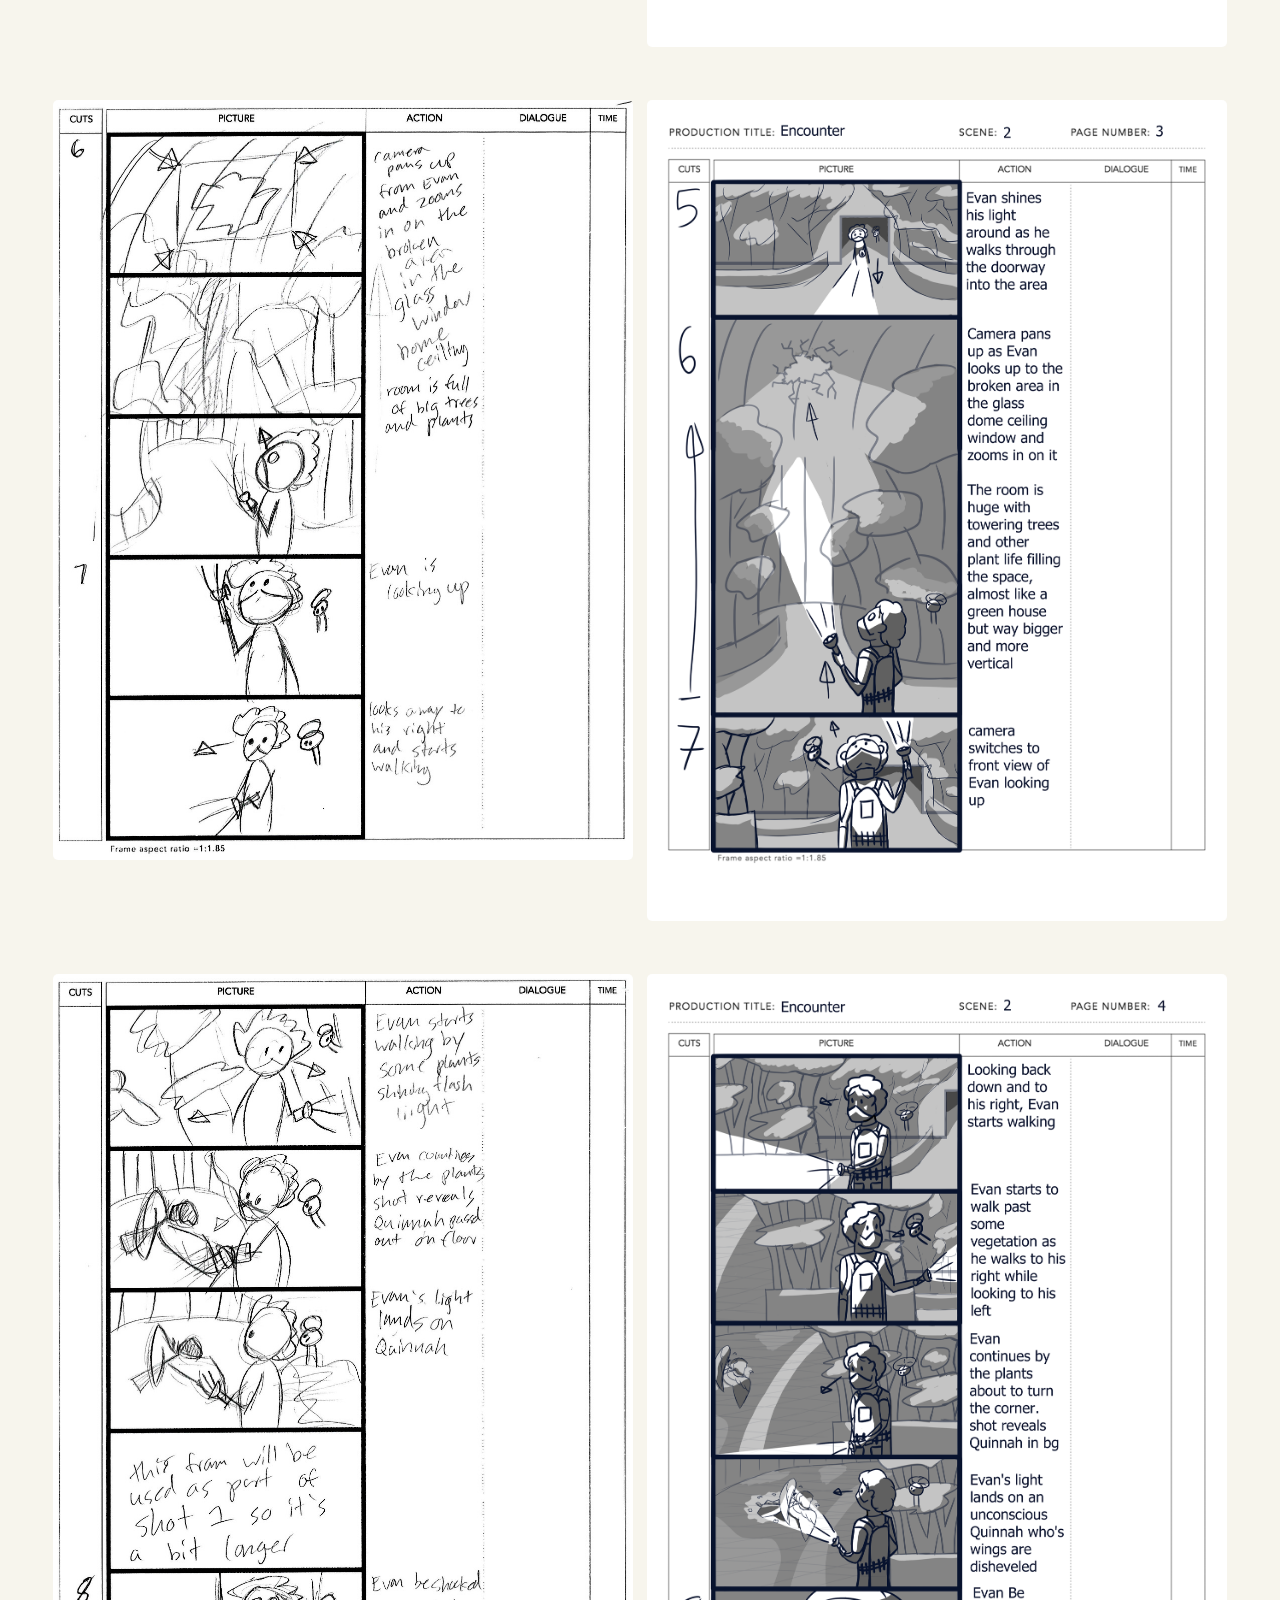
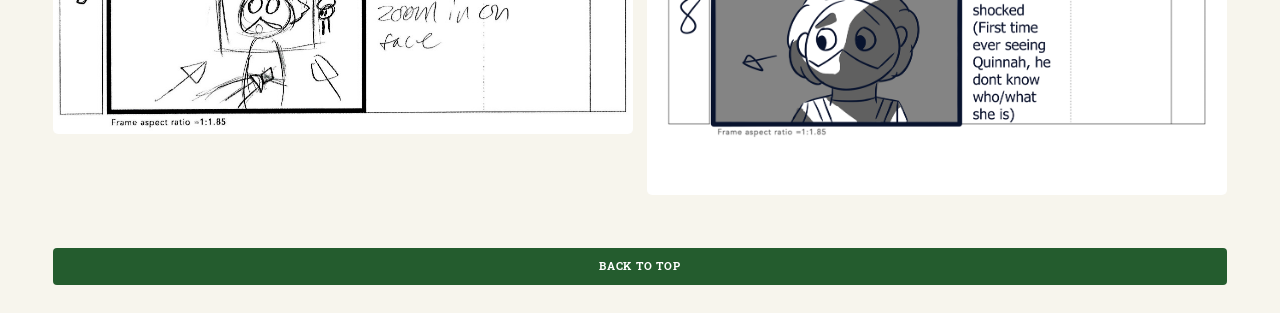
<file: encounter.html>
<!DOCTYPE HTML>
<!--
	Editorial by HTML5 UP
	html5up.net | @ajlkn
	Free for personal and commercial use under the CCA 3.0 license (html5up.net/license)
-->
<html>
	<head>
		<title>LizBiz Designs</title>
		<meta charset="utf-8" />
		<meta name="viewport" content="width=device-width, initial-scale=1, user-scalable=no" />
		<link rel="stylesheet" href="assets/css/main.css" />
	</head>
	<body class="is-preload">

		<!-- Wrapper -->
			<div id="wrapper">

				<!-- Main -->
					<div id="main">
						<div class="inner">

							<!-- Header -->
								<header id="header">
									<a href="index.html" class="logo"><strong>LizBiz Designs</strong></a>
									<ul class="icons">
										<!--<li><a href="#" class="icon brands fa-twitter"><span class="label">Twitter</span></a></li>
										<li><a href="#" class="icon brands fa-facebook-f"><span class="label">Facebook</span></a></li>
										<li><a href="#" class="icon brands fa-snapchat-ghost"><span class="label">Snapchat</span></a></li>-->
										<li><a href="https://www.instagram.com/lizbizdesigns/" class="icon brands fa-instagram"><span class="label">Instagram</span></a></li>
										<!--<li><a href="#" class="icon brands fa-medium-m"><span class="label">Medium</span></a></li>-->
									</ul>
								</header>

							<!-- Banner -->
								<section>
									<header class="main">
										<h1>Enounter</h1>
									</header>
													<ul class="actions fit">
														<li><a href="#characters" class="button primary fit">Character Concepts</a></li>
														<li><a href="#turn-around" class="button primary fit">Character Turn Around</a></li>
													</ul>
													<ul class="actions fit">
														<li><a href="#art" class="button primary fit">Concept Art</a></li>
														<li><a href="#storyboard" class="button primary fit">Storyboard</a></li>
													</ul>
									<h2 id="characters">Character Concepts</h2>
									<p>Developed a cohesive cast of characters through thumb-nailing, lineup, turn around and concept art for a storyboard. Clip Studio Paint was used for all digital art for this project. Research for the project included finding reference material for wings, digitigrade legs, antlers, and claws.</p>
									<div class="box alt">
													<ul class="actions fit">
														<li><span class="image fit"><img src="images/Encounter/encounter thumbnails 1.jpg" alt="" /></span></li>
														<li><span class="image fit"><img src="images/Encounter/encounter thumbnails 2.jpg" alt="" /></span></li>
													</ul>
													<ul class="actions fit">
														<li><span class="image fit"><img src="images/Encounter/character lineup sketch.jpg" alt="" /></span></li>
														<li><span class="image fit"><img src="images/Encounter/Character line up Sketch.jpg" alt="" /></span></li>
														<li><span class="image fit"><img src="images/Encounter/Character line up Line Art.jpg" alt="" /></span></li>
													</ul>
															<span class="image fit"><img src="images/Encounter/Character line up.jpg" alt="" /></span>
													</div>
									<a href="#" class="button primary fit">Back To Top</a>
								</section>
								<!--Section-->
								<section>
									<h2 id="turn-around">Character Turn Around</h2>
									<p>An issue that came up when starting to develop the turn around was that the line up sketch of the winged character's clothing did not make sense when expanded into three dimentions. The solution became re-designing the aspects that were not working, and to add or enhance what was already there.</p>
									<div class="box alt">
														<span class="image fit"><img src="images/Encounter/Quinnah Turn Around based sketch white bg.jpg" alt="" /></span>
														<span class="image fit"><img src="images/Encounter/Quinnah Turn Around Line Art.jpg" alt="" /></span>
														<span class="image fit"><img src="images/Encounter/Quinnah Turn Around.png" alt="" /></span>
												</div>
									<a href="#" class="button primary fit">Back To Top</a>
								</section>
								<!--Section-->
								<section>
									<h2 id="art">Concept Art</h2>
									<p>Expanding on the world of Enounter, the enviroment of the main character's home was explored in concept art.</p>
									
															 <ul class="actions fit">
																<li><span class="image fit"><img src="images/Encounter/encounter cabin sketch.jpg" alt="" /></span></li>
																<li><span class="image fit"><img src="images/Encounter/encounter cabin loft.jpg" alt="" /></span></li>
															 </ul>
															 <ul class="actions fit">
																<li><span class="image fit"><img src="images/Encounter/Quinnah's Loft Sketch.jpg" alt="" /></span></li>
																<li><span class="image fit"><img src="images/Encounter/Quinnah's Loft Line Art.jpg" alt="" /></span></li>
																<li><span class="image fit"><img src="images/Encounter/Quinnah's Loft Flat Colors.jpg" alt="" /></span></li>
															 </ul>
										<div class="box alt">
														<span class="image fit"><img src="images/Encounter/Quinnah's Loft ver 2.png" alt="" /></span>
												</div>
									<a href="#" class="button primary fit">Back To Top</a>
								</section>
								<!--Section-->
								<section>
									<h2 id="storyboard">Storyboard</h2>
									<p>The name Encounter came from this storyboard where the the two main characters first Encounter each other.</p>
													<ul class="actions fit">
														<li><span class="image fit"><img src="images/Encounter/Storyboard sketches pg1.jpg" alt="" /></span></li>
														<li><span class="image fit"><img src="images/Encounter/ver3 AnimeStyleStoryboardTemplate Pg 1.png" alt="" /></span></li>
													</ul>
													<ul class="actions fit">
														<li><span class="image fit"><img src="images/Encounter/Storyboard sketches pg2.jpg" alt="" /></span></li>
														<li><span class="image fit"><img src="images/Encounter/ver3 AnimeStyleStoryboardTemplate Pg 2.png" alt="" /></span></li>
													</ul>
													<ul class="actions fit">
														<li><span class="image fit"><img src="images/Encounter/Storyboard sketches pg3.jpg" alt="" /></span></li>
														<li><span class="image fit"><img src="images/Encounter/ver3 AnimeStyleStoryboardTemplate Pg 3.png" alt="" /></span></li>
													</ul>
													<ul class="actions fit">
														<li><span class="image fit"><img src="images/Encounter/Storyboard sketches pg4.jpg" alt="" /></span></li>
														<li><span class="image fit"><img src="images/Encounter/ver3 AnimeStyleStoryboardTemplate Pg 4.png" alt="" /></span></li>
													</ul>
									<a href="#" class="button primary fit">Back To Top</a>
								</section>
						</div>
					</div>

				<!-- Sidebar -->
					<div id="sidebar">
						<div class="inner">

							<!-- Search
								<section id="search" class="alt">
									<form method="post" action="#">
										<input type="text" name="query" id="query" placeholder="Search" />
									</form>
								</section>
							-->
							<!-- Logo -->
								<div class="logo-container">
									<a href="index.html"><img src="images/Logos&Branding/LizBizDesigns/Lockup-Color.svg" alt=""/></a>
								</div>
							<!-- Menu -->
								<nav id="menu">
									<header class="major">
										<h2>Menu</h2>
									</header>
									<ul>
										<li><a href="index.html">Home</a></li>
										<li>
											<span class="opener">Portfolio</span>
											<ul>
												<li><a href="cru-mug.html">Cru Mug</a></li>
												<li><a href="fish-hunters.html">Fish Hunters</a></li>
												<li><a href="encounter.html">Encounter</a></li>
												<li><a href="cru-promo.html">Cru Promotional Material</a></li>
												<li><a href="starbucks-cup.html">Starbucks Cold Cup</a></li>
												<li><a href="event-posters.html">Event Posters</a></li>
												<li><a href="illustration.html">Vector Illustrations</a></li>
												<li><a href="image-editing.html">Image Editing</a></li>
												<li><a href="typography.html">Typography</a></li>
												<li><a href="sla.html">Student Legacy Awards</a></li>
												<li><a href="s&a.html">S&A Logo</a></li>
												<!--<li><a href="#">Branding: LizBiz Designs</a></li>
												<li><a href="#">Branding: Wesley Parker</a></li>
												<li><a href="#">Public Speaking Logo</a></li>
												<li><a href="#">Crochet</a></li>
												<li><a href="#">painting</a></li>
												<li><a href="#">Pottery</a></li>
												<li><a href="#">Infographics</a></li>
												<li><a href="#">Branding: NPSC Maintenance</a></li>-->
											</ul>
										</li>
										<li><a href="about.html">About</a></li>
										<!--<li><a href="elements.html">Services</a></li>-->
									</ul>
								</nav>

							<!-- Section -->
								<!--<section>
									<header class="major">
										<h2>Ante interdum</h2>
									</header>
									<div class="mini-posts">
										<article>
											<a href="#" class="image"><img src="images/pic07.jpg" alt="" /></a>
											<p>Aenean ornare velit lacus, ac varius enim lorem ullamcorper dolore aliquam.</p>
										</article>
										<article>
											<a href="#" class="image"><img src="images/pic08.jpg" alt="" /></a>
											<p>Aenean ornare velit lacus, ac varius enim lorem ullamcorper dolore aliquam.</p>
										</article>
										<article>
											<a href="#" class="image"><img src="images/pic09.jpg" alt="" /></a>
											<p>Aenean ornare velit lacus, ac varius enim lorem ullamcorper dolore aliquam.</p>
										</article>
									</div>
									<ul class="actions">
										<li><a href="#" class="button">More</a></li>
									</ul>
								</section>-->

							<!-- Section -->
								<section>
									<header class="major">
										<h2>Contact</h2>
									</header>
									<p>Need a graphic designer or have questions? Get in touch below.</p>
									<ul class="contact">
										<li class="icon solid fa-envelope"><a href="mailto:Lizzie@lizbizDesigns.com">Lizzie@LizBizDesigns.com</a></li>
										<li class="icon solid icon brands fa-instagram"><a href="https://www.instagram.com/lizbizdesigns/">LizBiz Designs</a></li>
										<!--<li class="icon solid fa-home">adress would go here<br />
										</li> -->
									</ul>
								</section>

							<!-- Footer -->
								<footer id="footer">
									<p class="copyright">&copy; 2026 LizBiz Designs. All rights reserved.</p>
								</footer>

						</div>
					</div>

			</div>

		<!-- Scripts -->
			<script src="assets/js/jquery.min.js"></script>
			<script src="assets/js/browser.min.js"></script>
			<script src="assets/js/breakpoints.min.js"></script>
			<script src="assets/js/util.js"></script>
			<script src="assets/js/main.js"></script>

	</body>
</html>
</file>
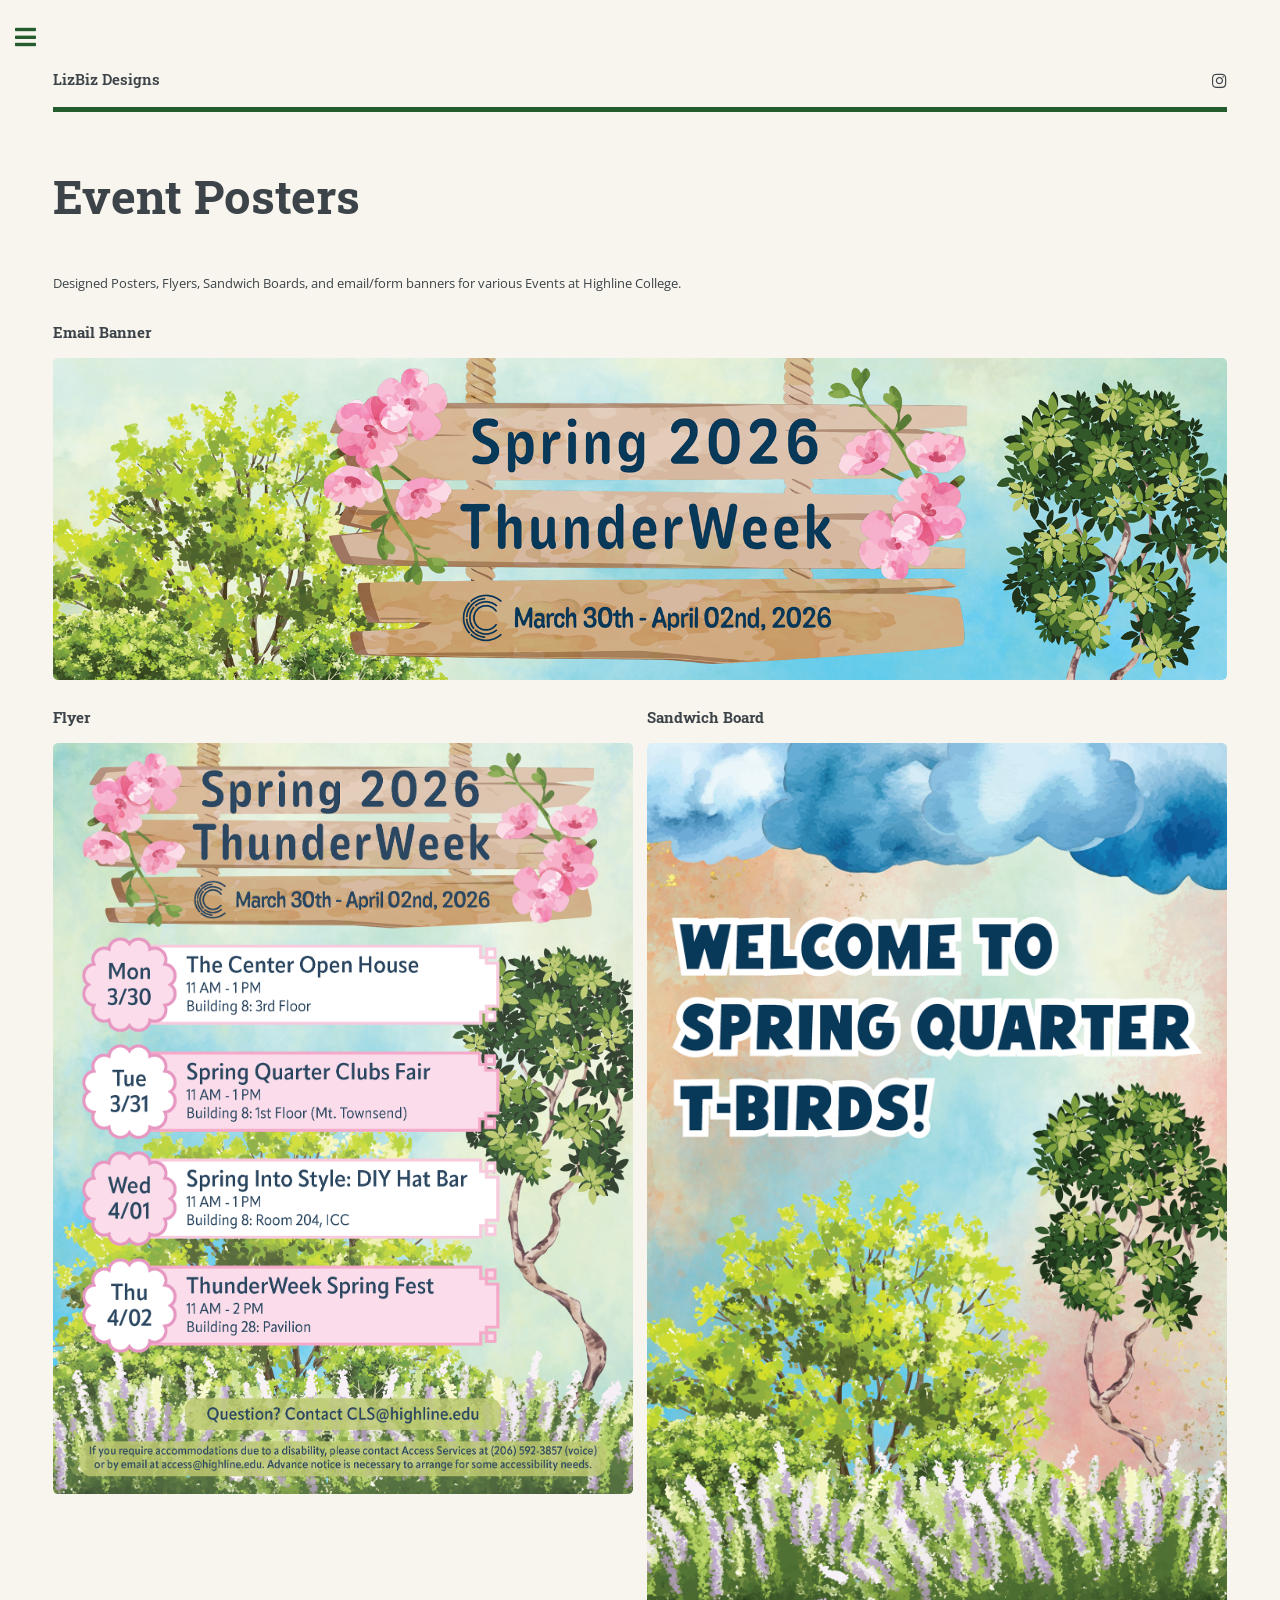
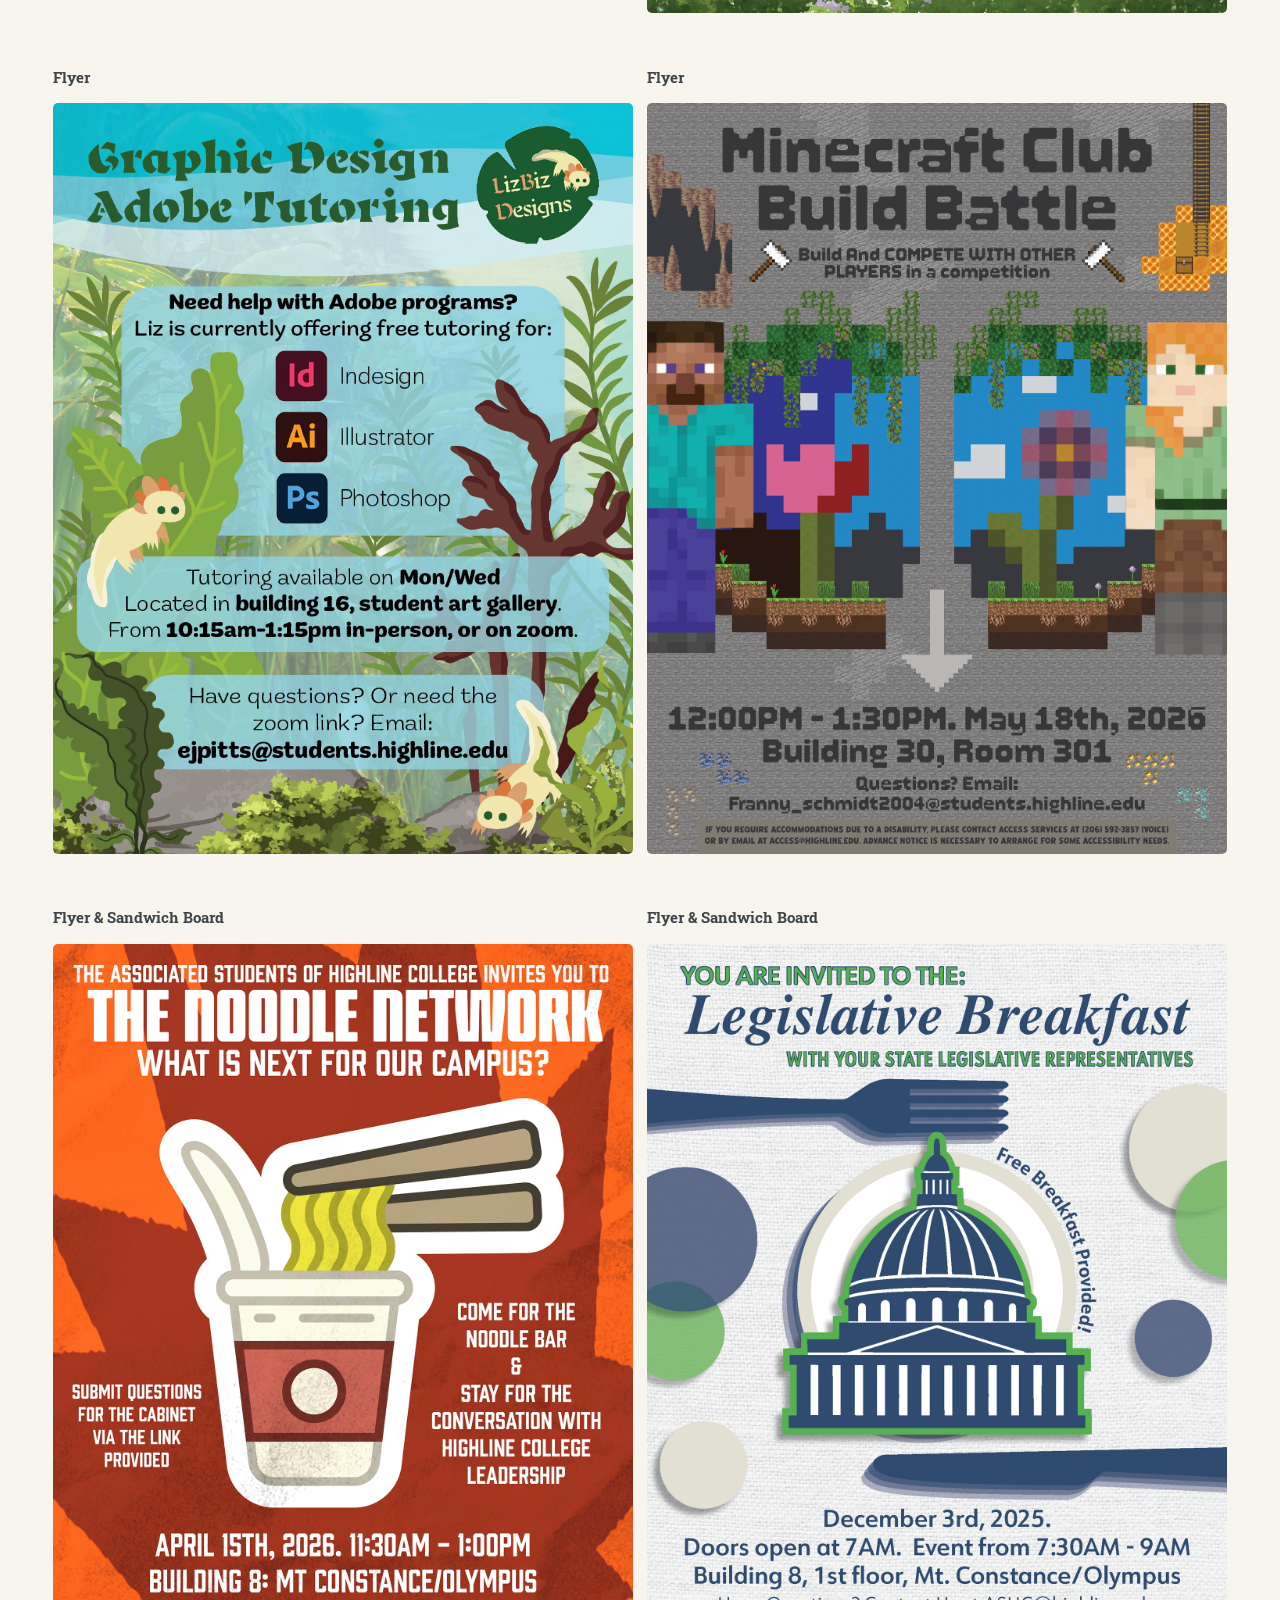
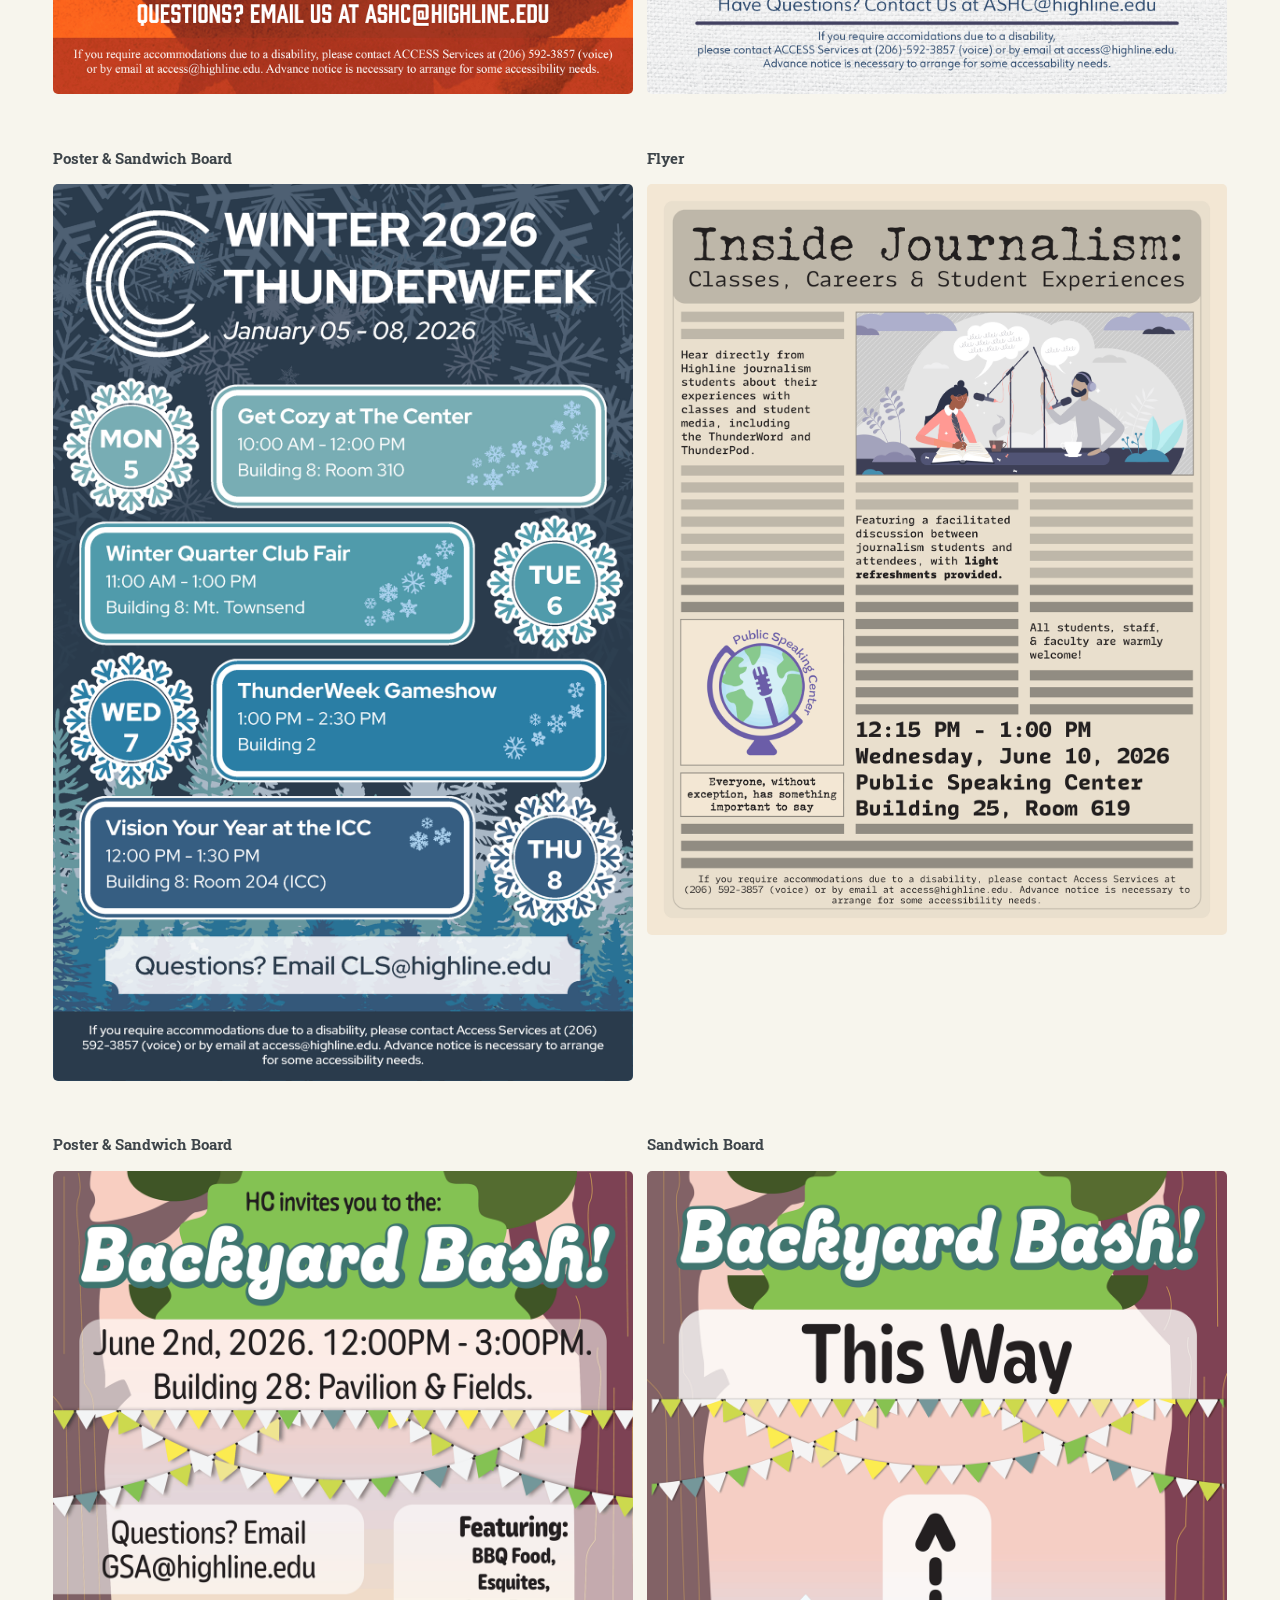
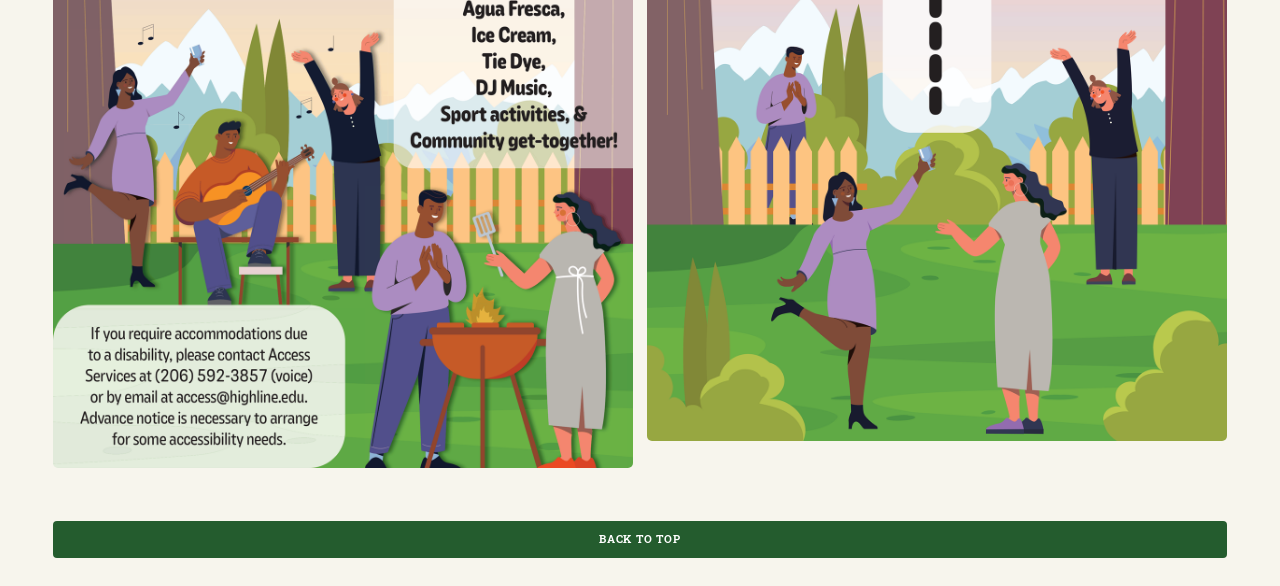
<file: event-posters.html>
<!DOCTYPE HTML>
<!--
	Editorial by HTML5 UP
	html5up.net | @ajlkn
	Free for personal and commercial use under the CCA 3.0 license (html5up.net/license)
-->
<html>
	<head>
		<title>LizBiz Designs</title>
		<meta charset="utf-8" />
		<meta name="viewport" content="width=device-width, initial-scale=1, user-scalable=no" />
		<link rel="stylesheet" href="assets/css/main.css" />
	</head>
	<body class="is-preload">

		<!-- Wrapper -->
			<div id="wrapper">

				<!-- Main -->
					<div id="main">
						<div class="inner">

							<!-- Header -->
								<header id="header">
									<a href="index.html" class="logo"><strong>LizBiz Designs</strong></a>
									<ul class="icons">
										<!--<li><a href="#" class="icon brands fa-twitter"><span class="label">Twitter</span></a></li>
										<li><a href="#" class="icon brands fa-facebook-f"><span class="label">Facebook</span></a></li>
										<li><a href="#" class="icon brands fa-snapchat-ghost"><span class="label">Snapchat</span></a></li>-->
										<li><a href="https://www.instagram.com/lizbizdesigns/" class="icon brands fa-instagram"><span class="label">Instagram</span></a></li>
										<!--<li><a href="#" class="icon brands fa-medium-m"><span class="label">Medium</span></a></li>-->
									</ul>
								</header>

							<!-- Banner -->
								<section>
									<header class="main">
										<h1>Event Posters</h1>
									</header>
									<p>Designed Posters, Flyers, Sandwich Boards, and email/form banners for various Events at Highline College.</p>
									<span class="image fit"><h4>Email Banner</h4><img src="images/Flyers/Email - Spring 2026 ThunderWeek.png" alt="" /></span>
													<ul class="actions fit">
														<li><h4>Flyer</h4><span class="image fit"><img src="images/Flyers/Spring 2026 ThunderWeek.png" alt="" /></span></li>
														<li><h4>Sandwich Board</h4><span class="image fit"><img src="images/Flyers/Welcome to Spring 2026.png" alt="" /></span></li>
													</ul>
													<ul class="actions fit">
														<li><h4>Flyer</h4><span class="image fit"><img src="images/Flyers/Flyer for Tutoring.png" alt="" /></span></li>
														<li><h4>Flyer</h4><span class="image fit"><img src="images/Flyers/mc-build-battle.png" alt="" /></span></li>
													</ul>
													<ul class="actions fit">
														<li><h4>Flyer & Sandwich Board</h4><span class="image fit"><img src="images/Flyers/The Noodle Network.png" alt="" /></span></li>
														<li><h4>Flyer & Sandwich Board</h4><span class="image fit"><img src="images/Flyers/Legislative Breakfast 2025.png" alt="" /></span></li>
													</ul>
													<ul class="actions fit">
														<li><h4>Poster & Sandwich Board</h4><span class="image fit"><img src="images/Flyers/Winter 2026 Thunderweek.png" alt="" /></span></li>
														<li><h4>Flyer</h4><span class="image fit"><img src="images/Flyers/PSC Inside Journalism Final.png" alt="" /></span></li>
													</ul>
													<ul class="actions fit">
														<li><h4>Poster & Sandwich Board</h4><span class="image fit"><img src="images/Flyers/GSA-backyard-bash.png" alt="" /></span></li>
														<li><h4>Sandwich Board</h4><span class="image fit"><img src="images/Flyers/GSA Backyard Bash DIRECTIONAL SIGNAGE-1.png" alt="" /></span></li>
													</ul>
									<a href="#" class="button primary fit">Back To Top</a>
								</section>
							
						</div>
					</div>

				<!-- Sidebar -->
					<div id="sidebar">
						<div class="inner">

							<!-- Search
								<section id="search" class="alt">
									<form method="post" action="#">
										<input type="text" name="query" id="query" placeholder="Search" />
									</form>
								</section>
							-->
							<!-- Logo -->
								<div class="logo-container">
									<a href="index.html"><img src="images/Logos&Branding/LizBizDesigns/Lockup-Color.svg" alt=""/></a>
								</div>
							<!-- Menu -->
								<nav id="menu">
									<header class="major">
										<h2>Menu</h2>
									</header>
									<ul>
										<li><a href="index.html">Home</a></li>
										<li>
											<span class="opener">Portfolio</span>
											<ul>
												<li><a href="cru-mug.html">Cru Mug</a></li>
												<li><a href="fish-hunters.html">Fish Hunters</a></li>
												<li><a href="encounter.html">Encounter</a></li>
												<li><a href="cru-promo.html">Cru Promotional Material</a></li>
												<li><a href="starbucks-cup.html">Starbucks Cold Cup</a></li>
												<li><a href="event-posters.html">Event Posters</a></li>
												<li><a href="illustration.html">Vector Illustrations</a></li>
												<li><a href="image-editing.html">Image Editing</a></li>
												<li><a href="typography.html">Typography</a></li>
												<li><a href="sla.html">Student Legacy Awards</a></li>
												<li><a href="s&a.html">S&A Logo</a></li>
												<!--<li><a href="#">Branding: LizBiz Designs</a></li>
												<li><a href="#">Branding: Wesley Parker</a></li>
												<li><a href="#">Public Speaking Logo</a></li>
												<li><a href="#">Crochet</a></li>
												<li><a href="#">painting</a></li>
												<li><a href="#">Pottery</a></li>
												<li><a href="#">Infographics</a></li>
												<li><a href="#">Branding: NPSC Maintenance</a></li>-->
											</ul>
										</li>
										<li><a href="about.html">About</a></li>
										<!--<li><a href="elements.html">Services</a></li>-->
									</ul>
								</nav>

							<!-- Section -->
								<!--<section>
									<header class="major">
										<h2>Ante interdum</h2>
									</header>
									<div class="mini-posts">
										<article>
											<a href="#" class="image"><img src="images/pic07.jpg" alt="" /></a>
											<p>Aenean ornare velit lacus, ac varius enim lorem ullamcorper dolore aliquam.</p>
										</article>
										<article>
											<a href="#" class="image"><img src="images/pic08.jpg" alt="" /></a>
											<p>Aenean ornare velit lacus, ac varius enim lorem ullamcorper dolore aliquam.</p>
										</article>
										<article>
											<a href="#" class="image"><img src="images/pic09.jpg" alt="" /></a>
											<p>Aenean ornare velit lacus, ac varius enim lorem ullamcorper dolore aliquam.</p>
										</article>
									</div>
									<ul class="actions">
										<li><a href="#" class="button">More</a></li>
									</ul>
								</section>-->

							<!-- Section -->
								<section>
									<header class="major">
										<h2>Contact</h2>
									</header>
									<p>Need a graphic designer or have questions? Get in touch below.</p>
									<ul class="contact">
										<li class="icon solid fa-envelope"><a href="mailto:Lizzie@lizbizDesigns.com">Lizzie@LizBizDesigns.com</a></li>
										<li class="icon solid icon brands fa-instagram"><a href="https://www.instagram.com/lizbizdesigns/">LizBiz Designs</a></li>
										<!--<li class="icon solid fa-home">adress would go here<br />
										</li> -->
									</ul>
								</section>

							<!-- Footer -->
								<footer id="footer">
									<p class="copyright">&copy; 2026 LizBiz Designs. All rights reserved.</p>
								</footer>

						</div>
					</div>

			</div>

		<!-- Scripts -->
			<script src="assets/js/jquery.min.js"></script>
			<script src="assets/js/browser.min.js"></script>
			<script src="assets/js/breakpoints.min.js"></script>
			<script src="assets/js/util.js"></script>
			<script src="assets/js/main.js"></script>

	</body>
</html>
</file>
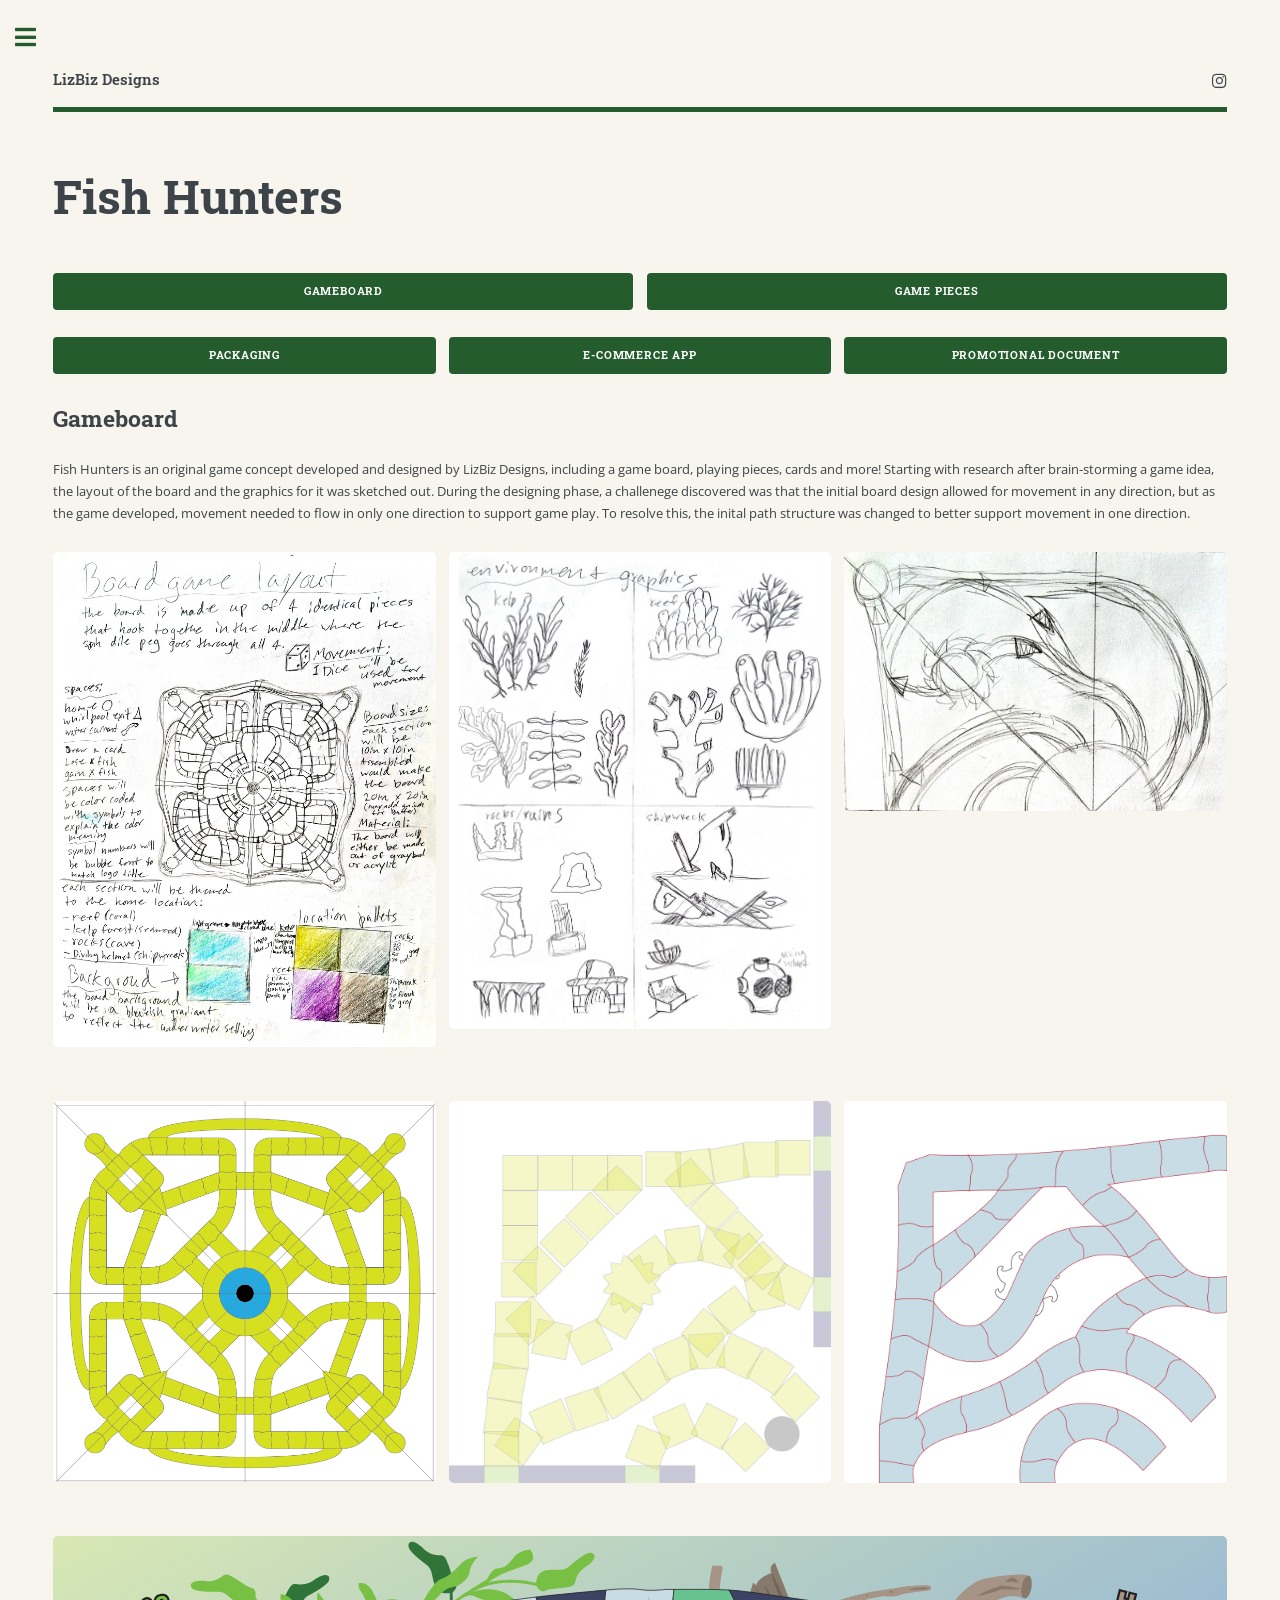
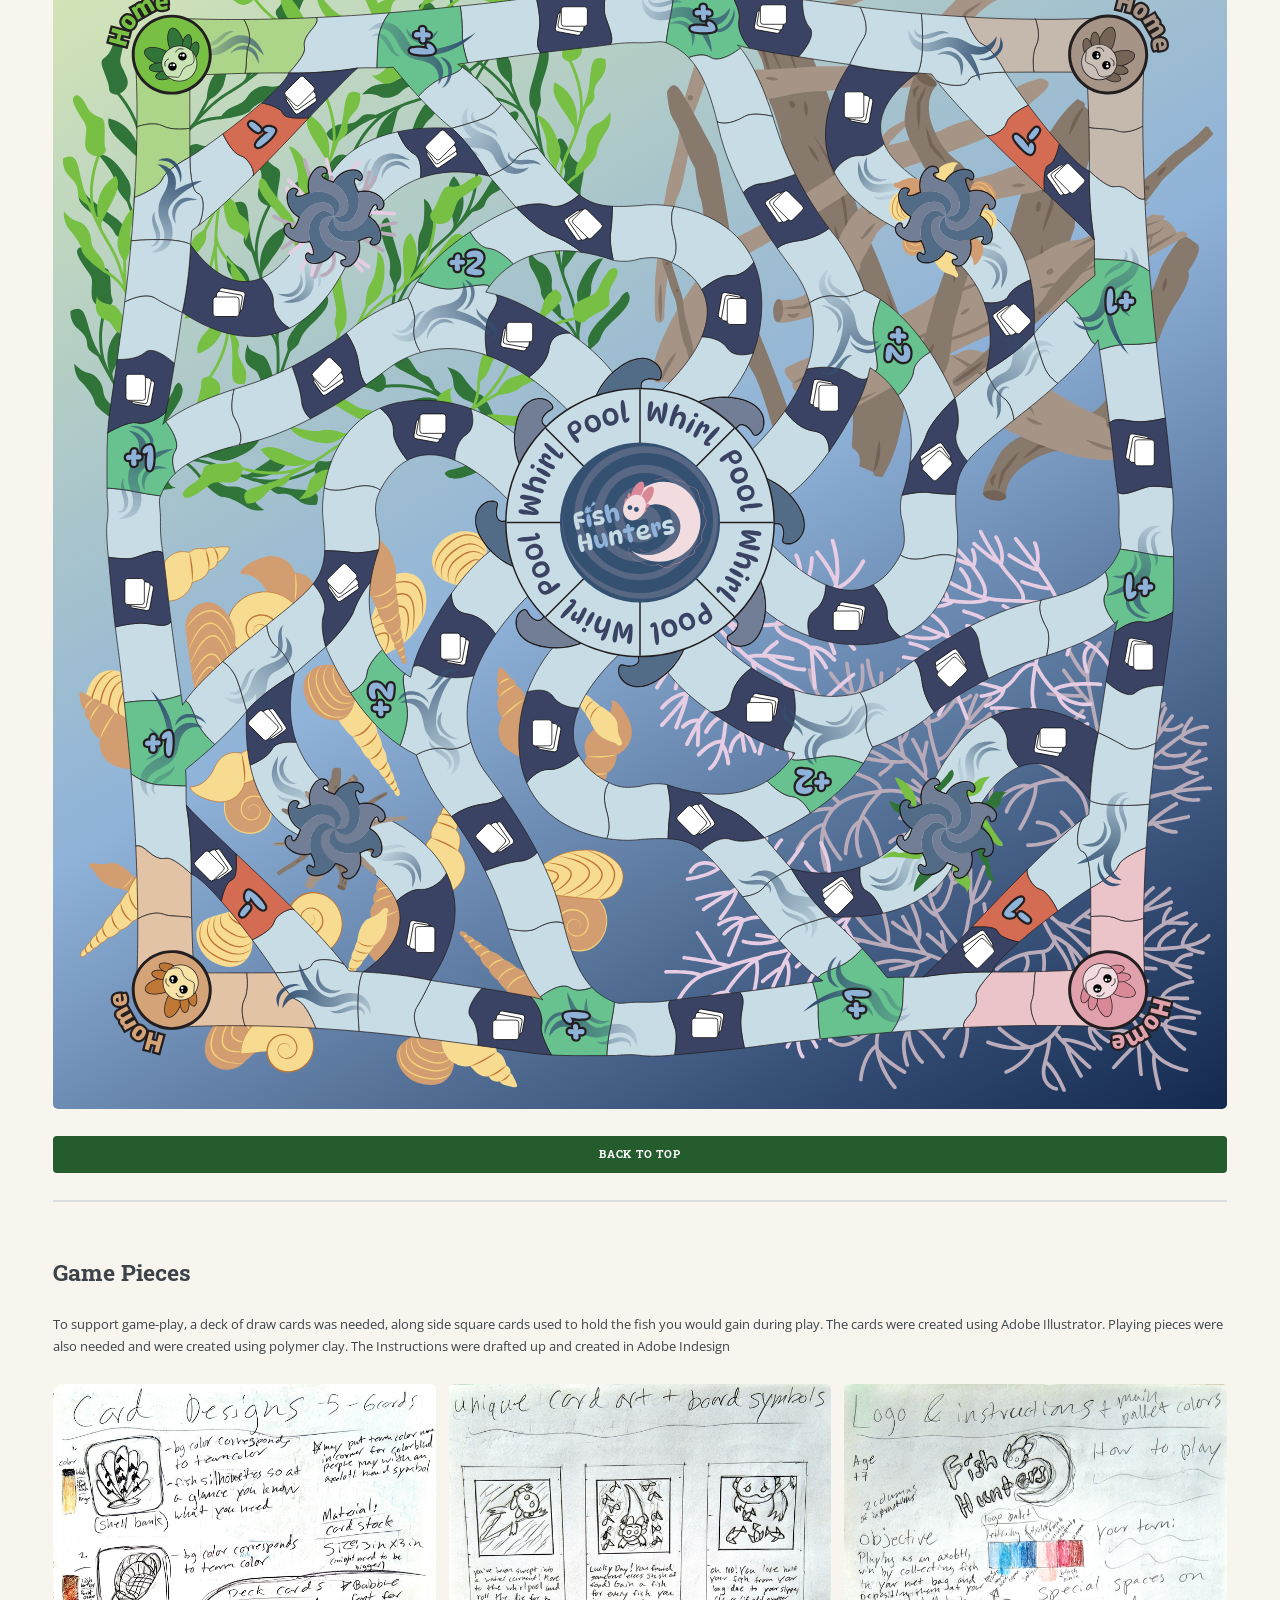
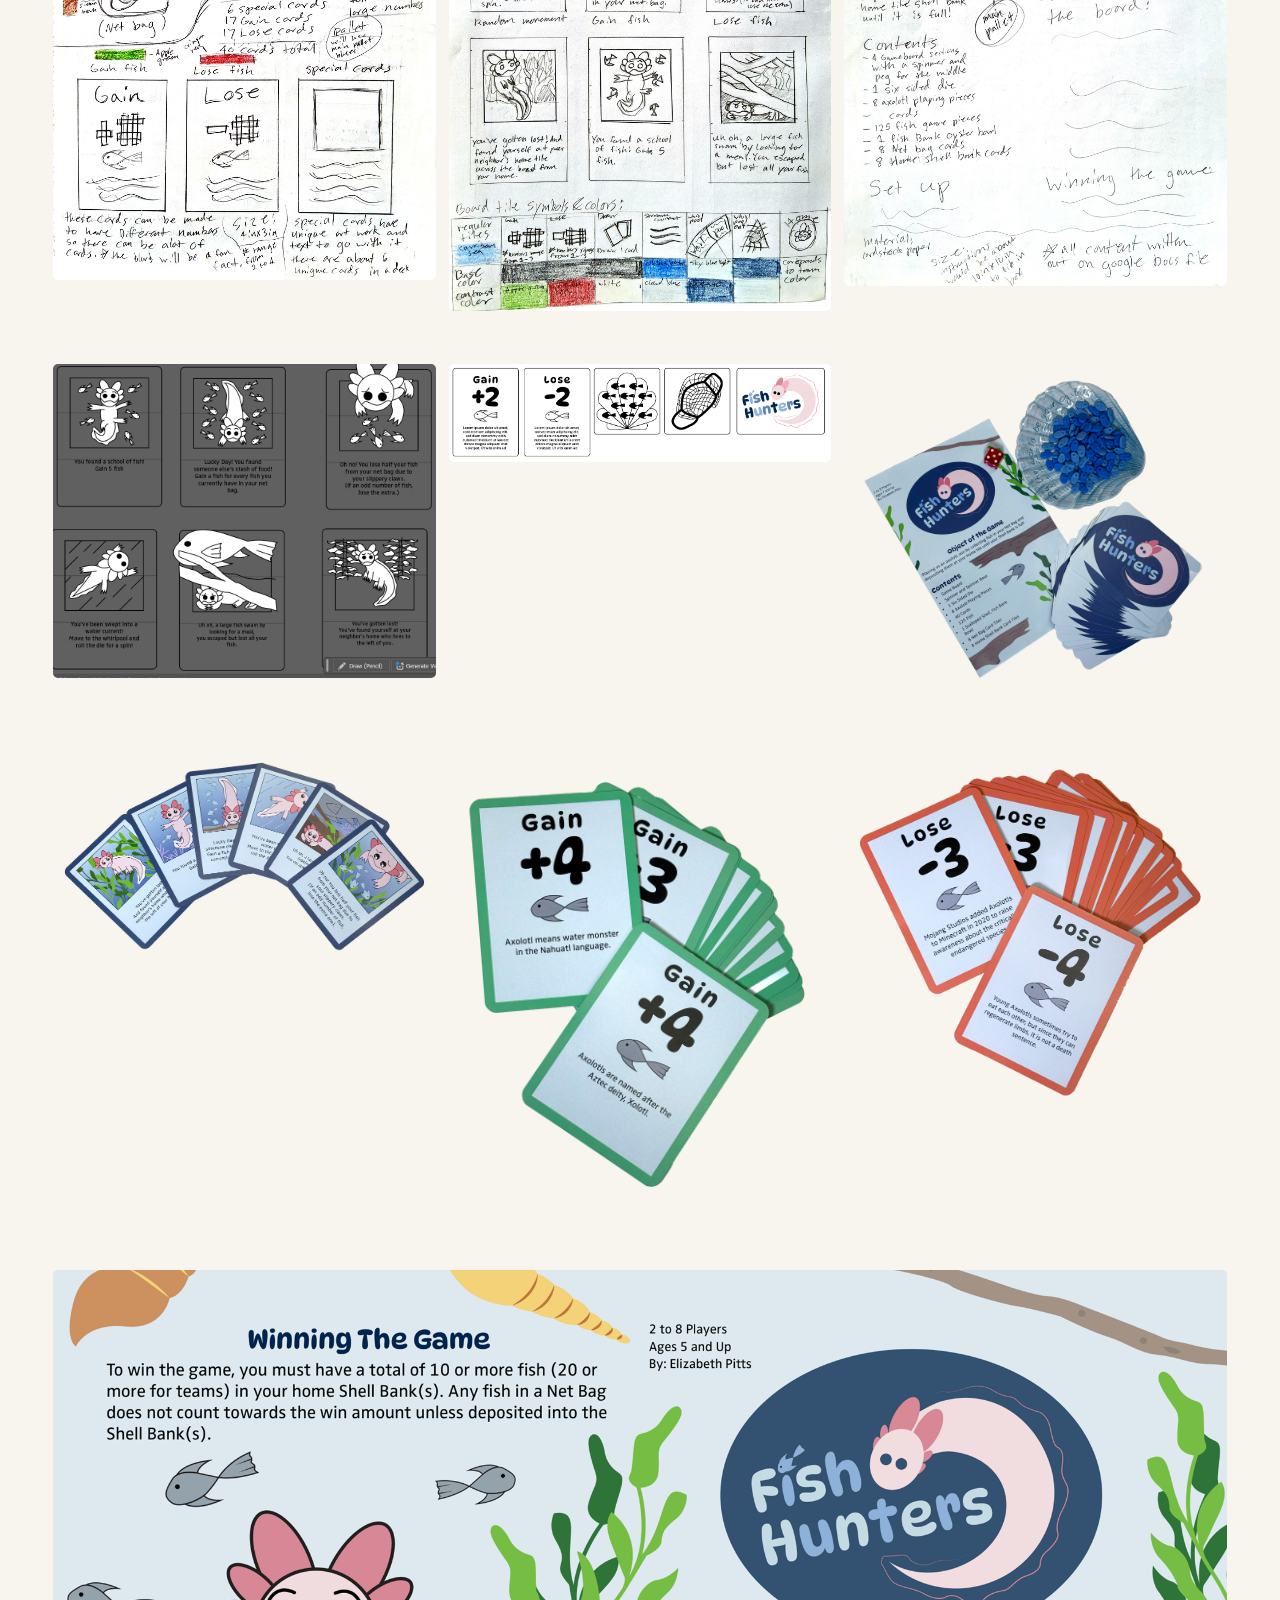
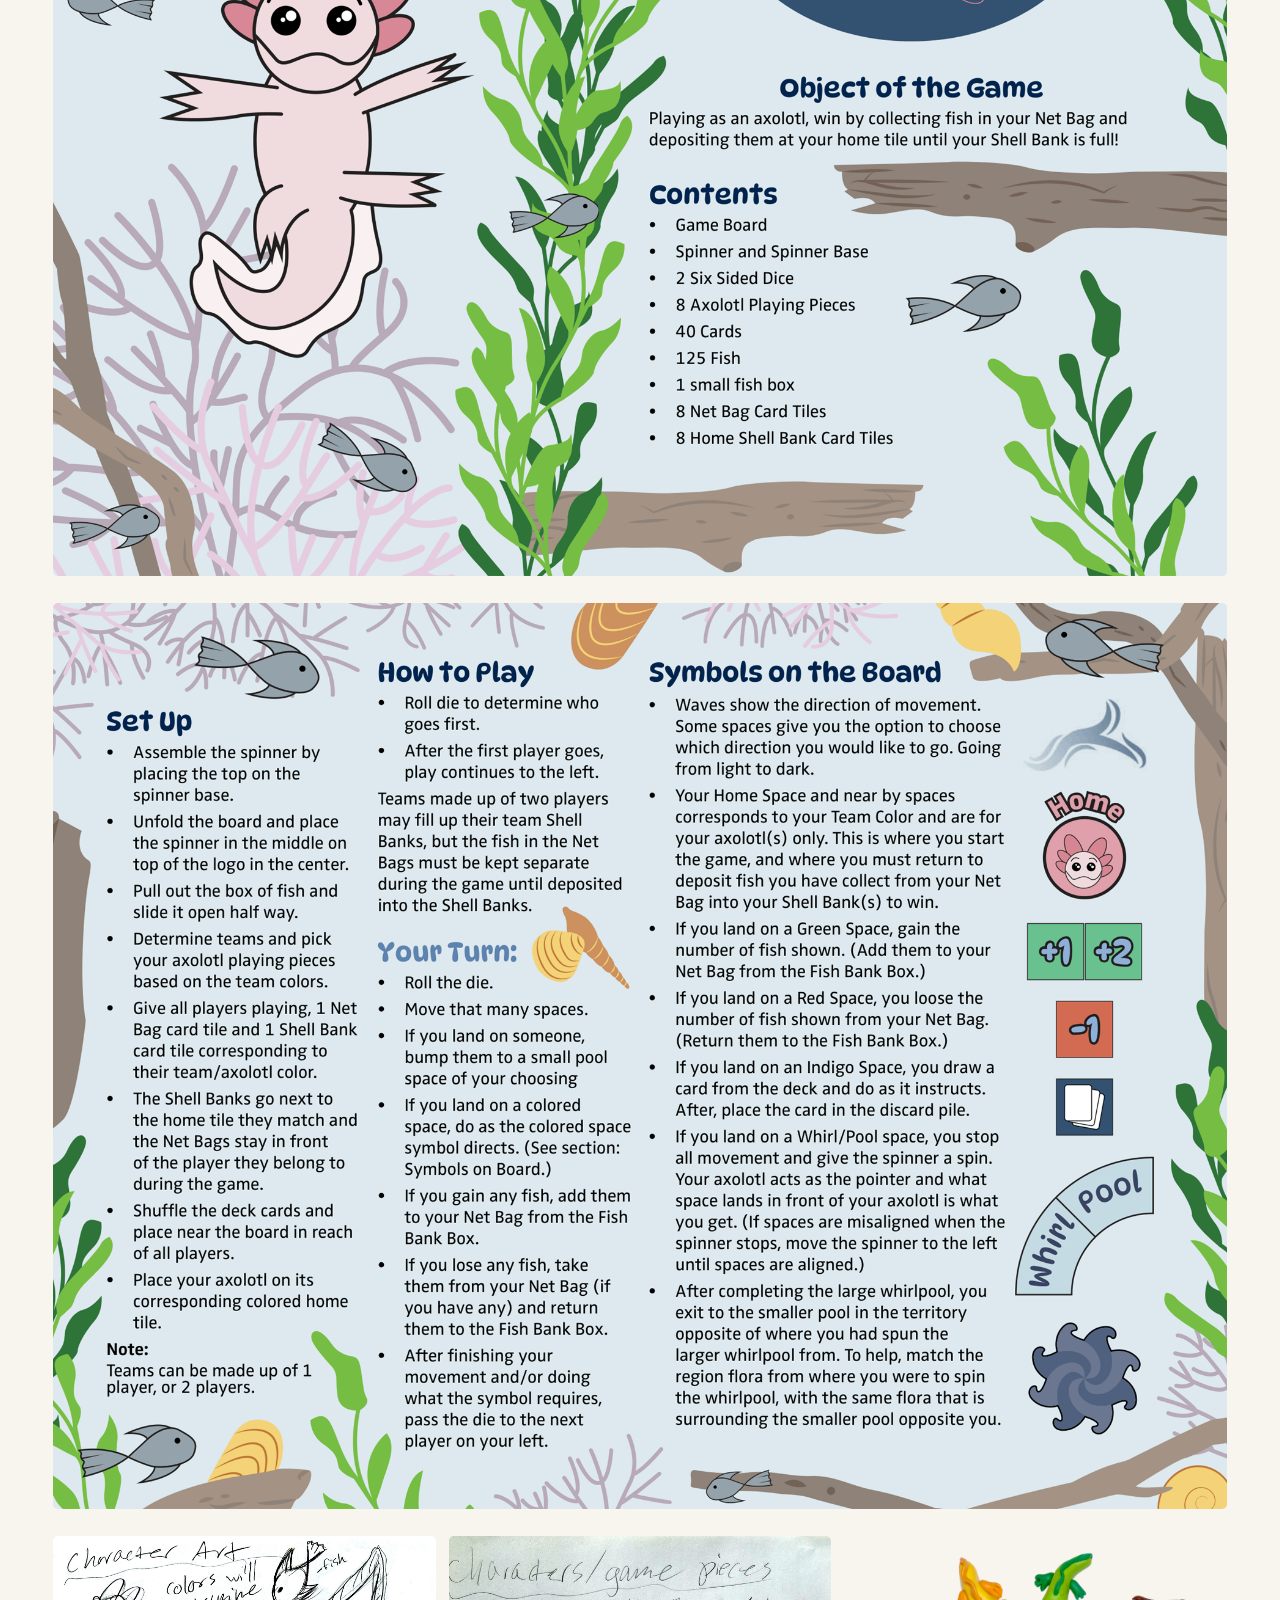
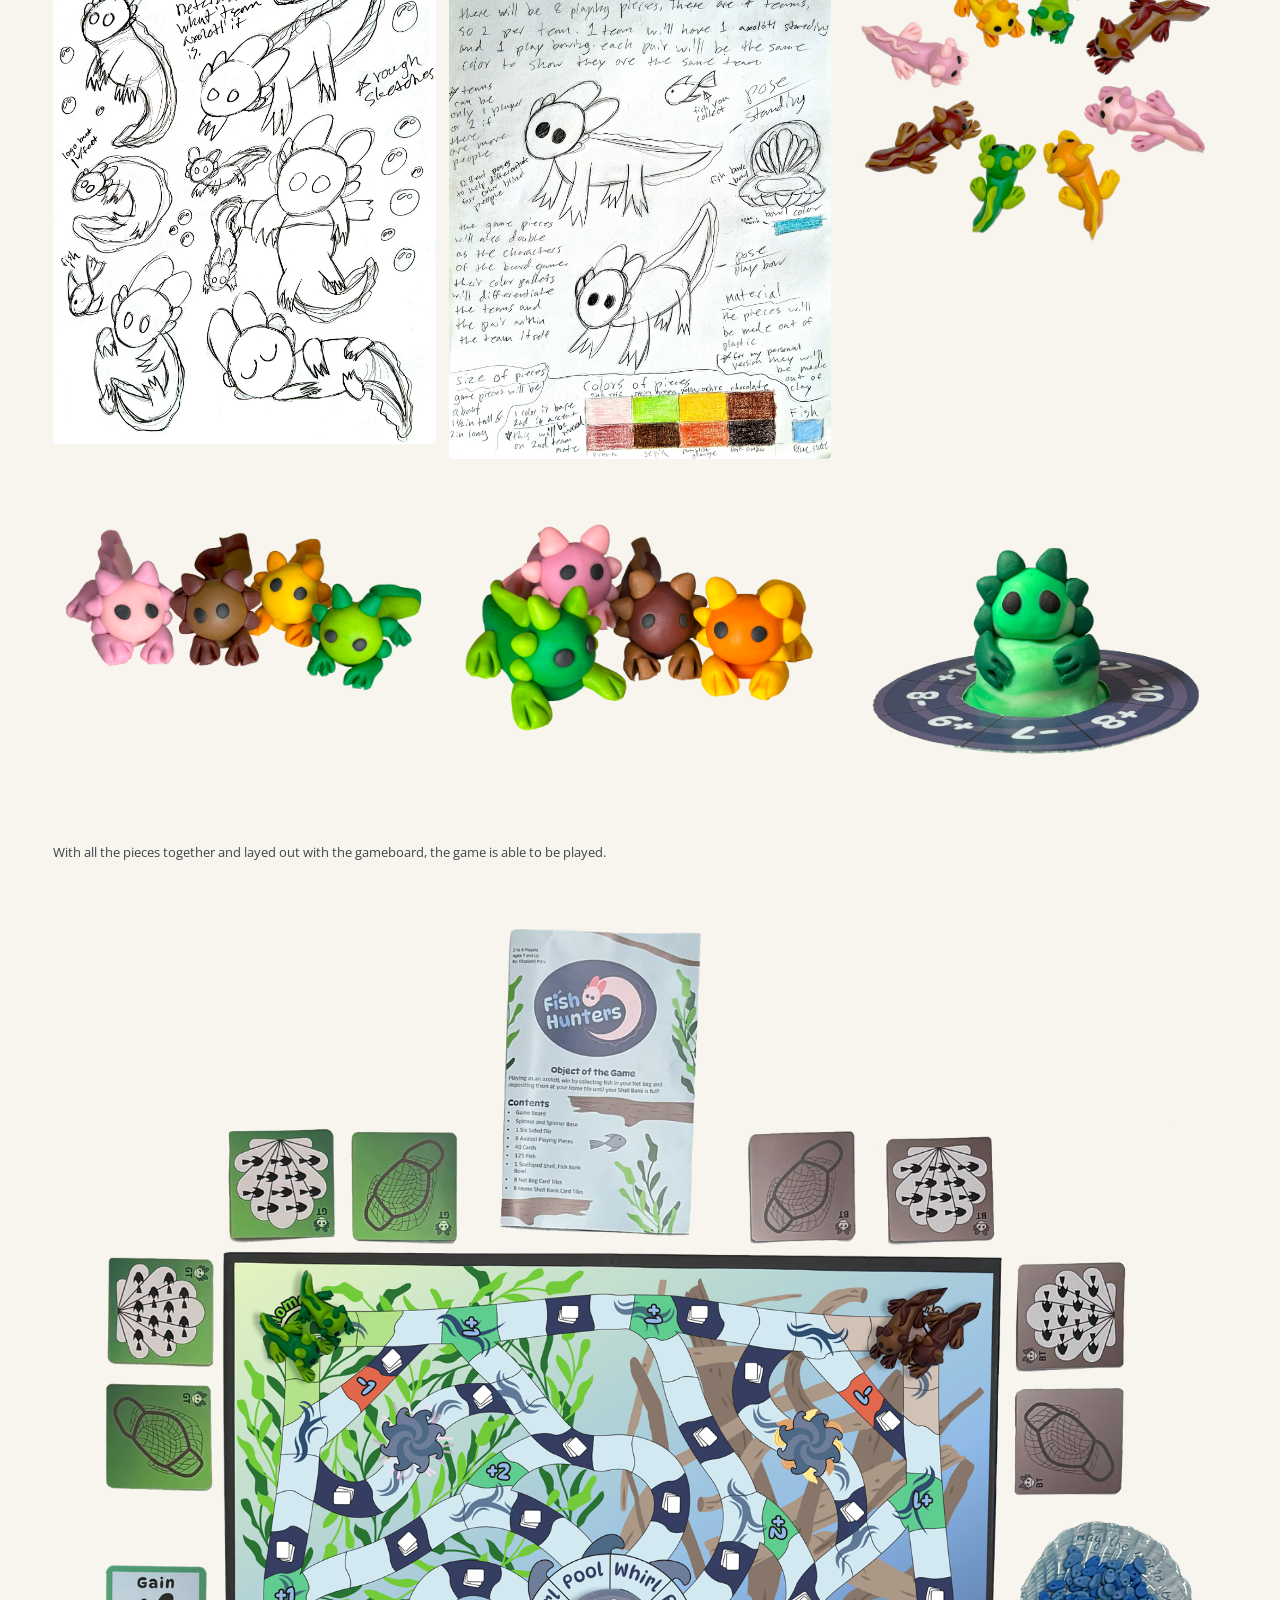
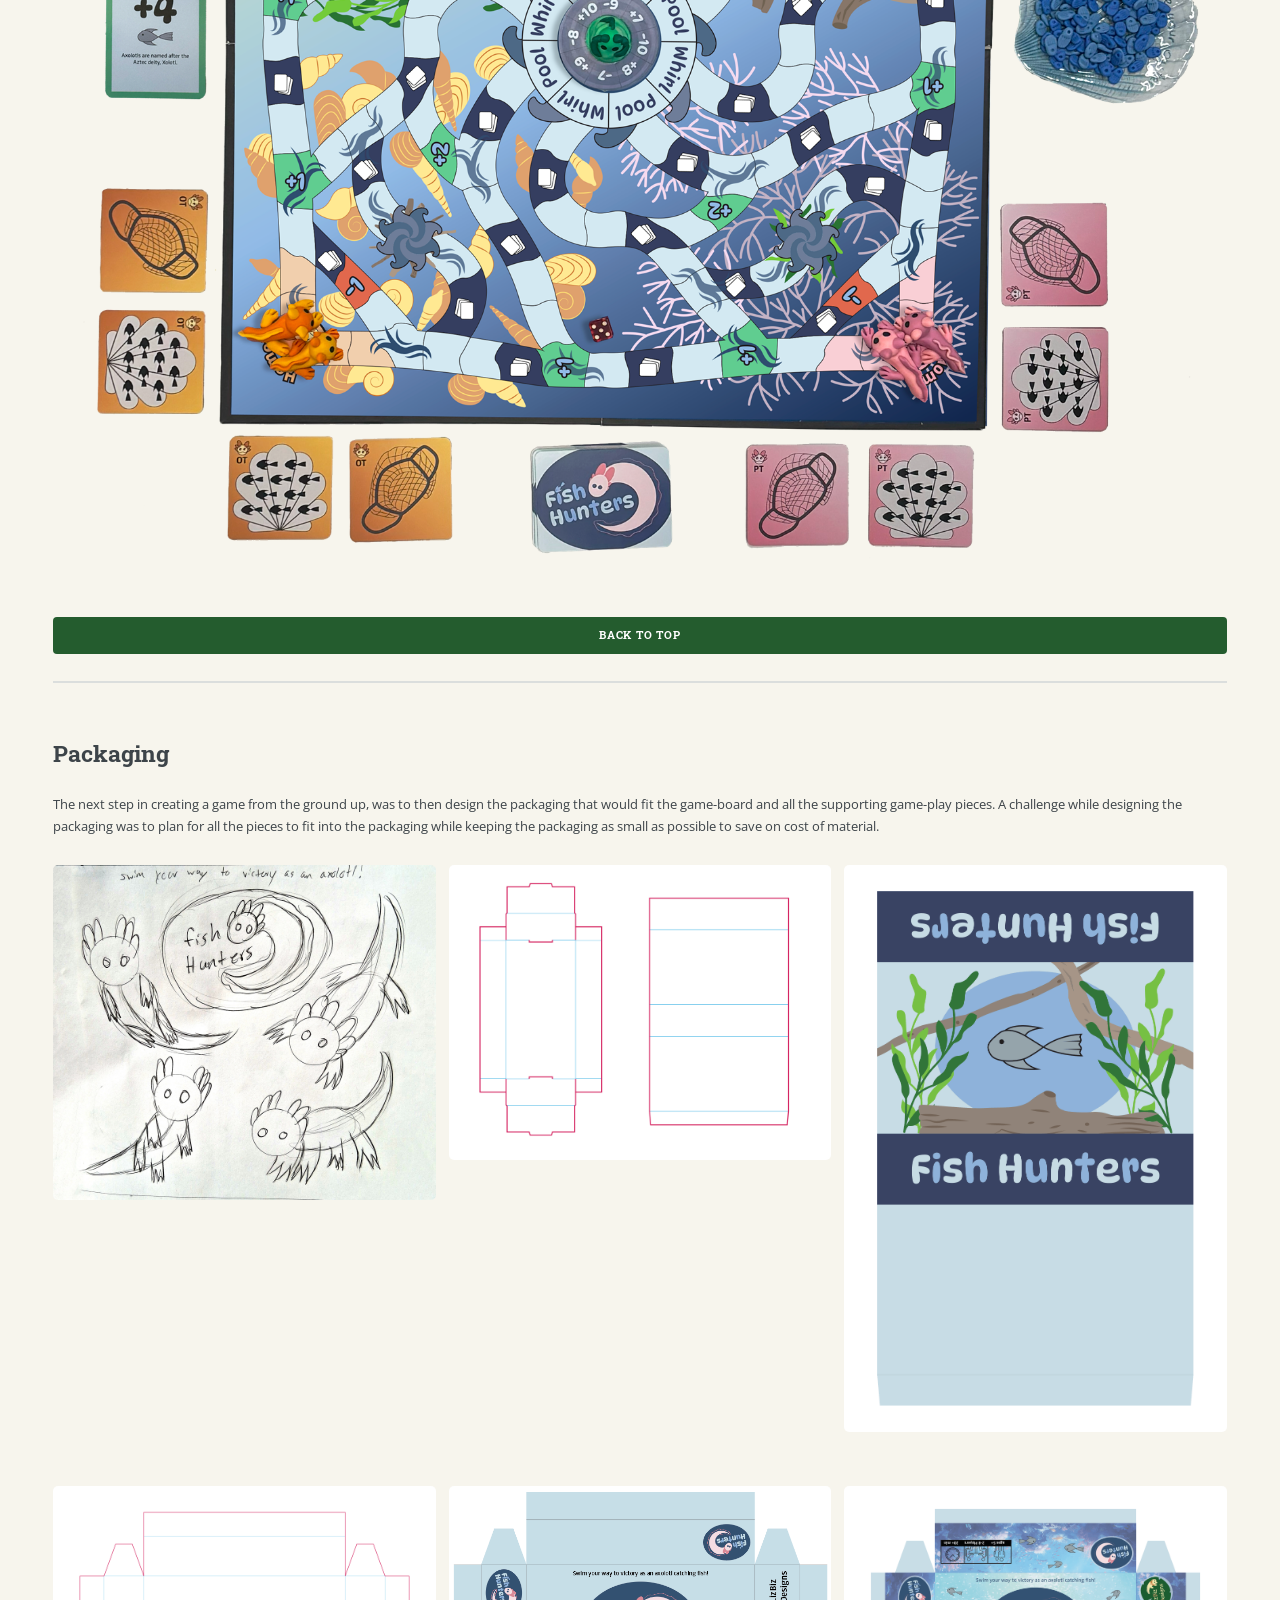
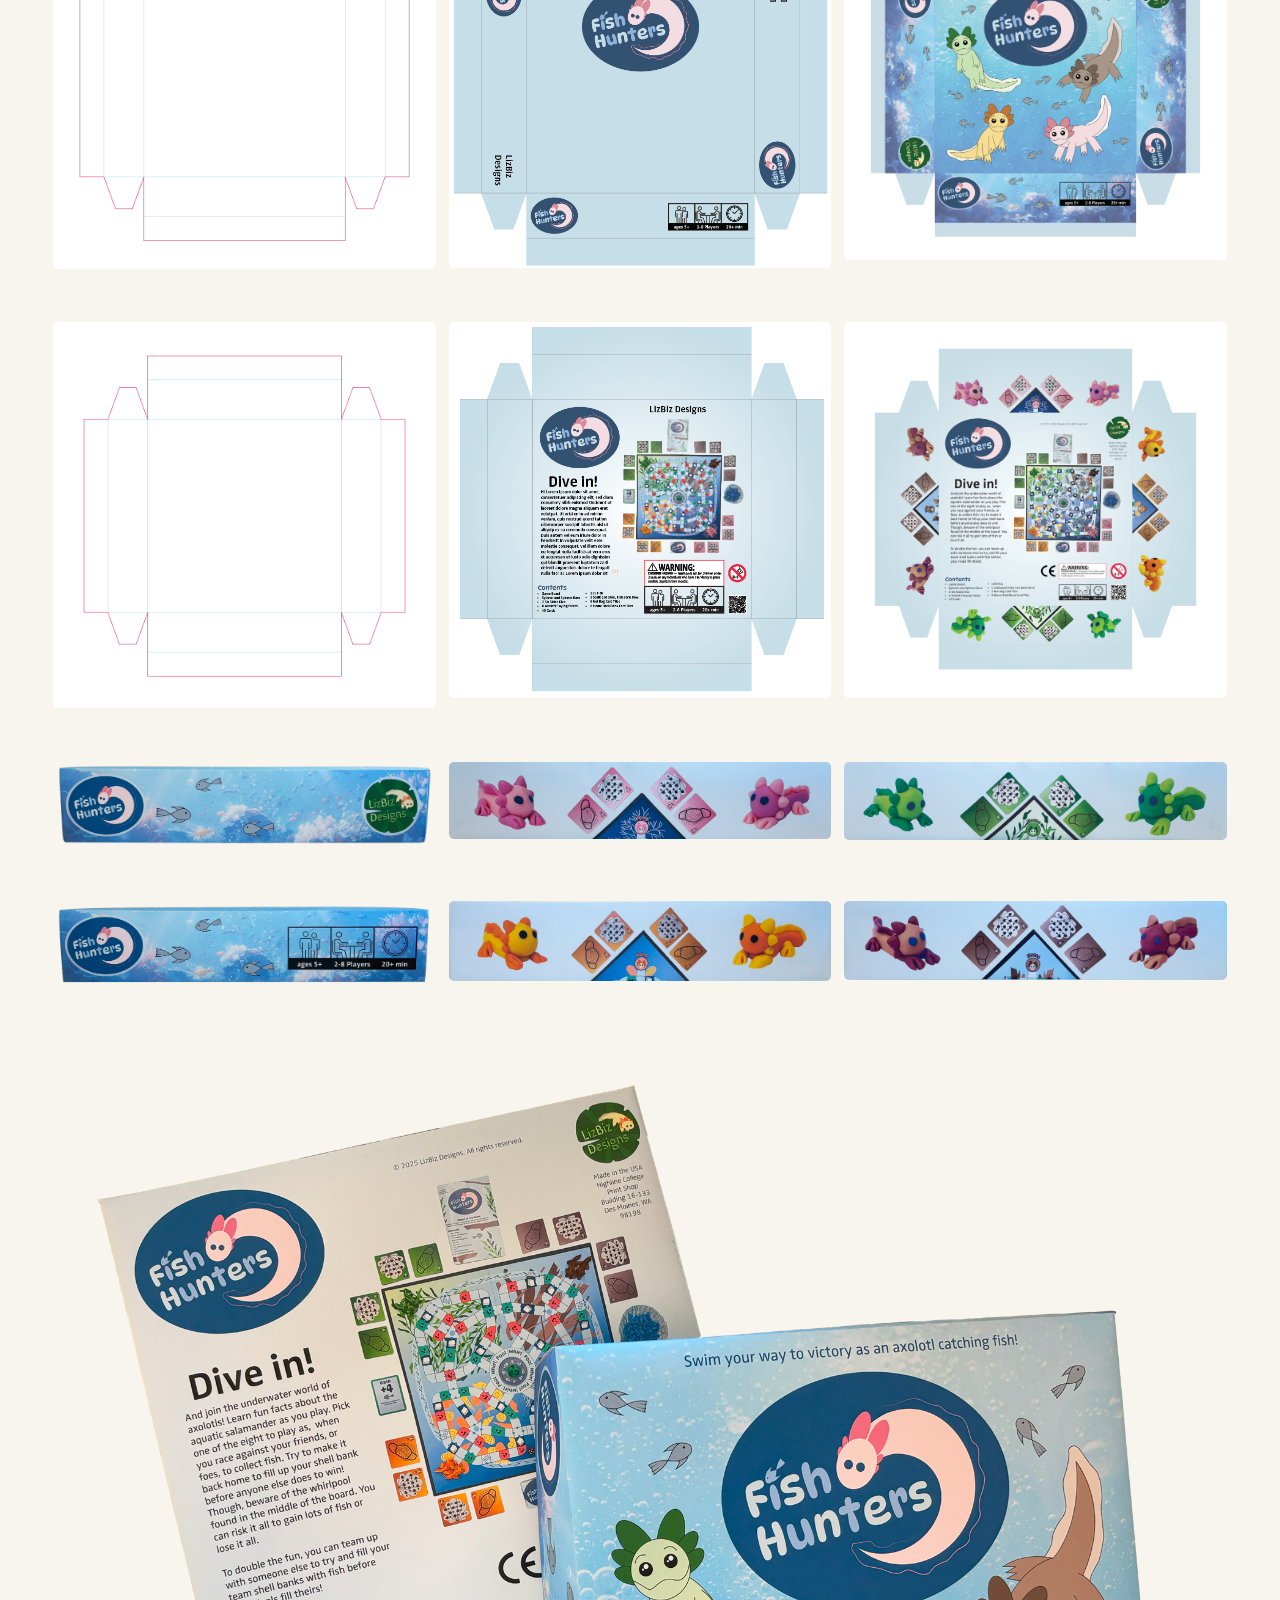
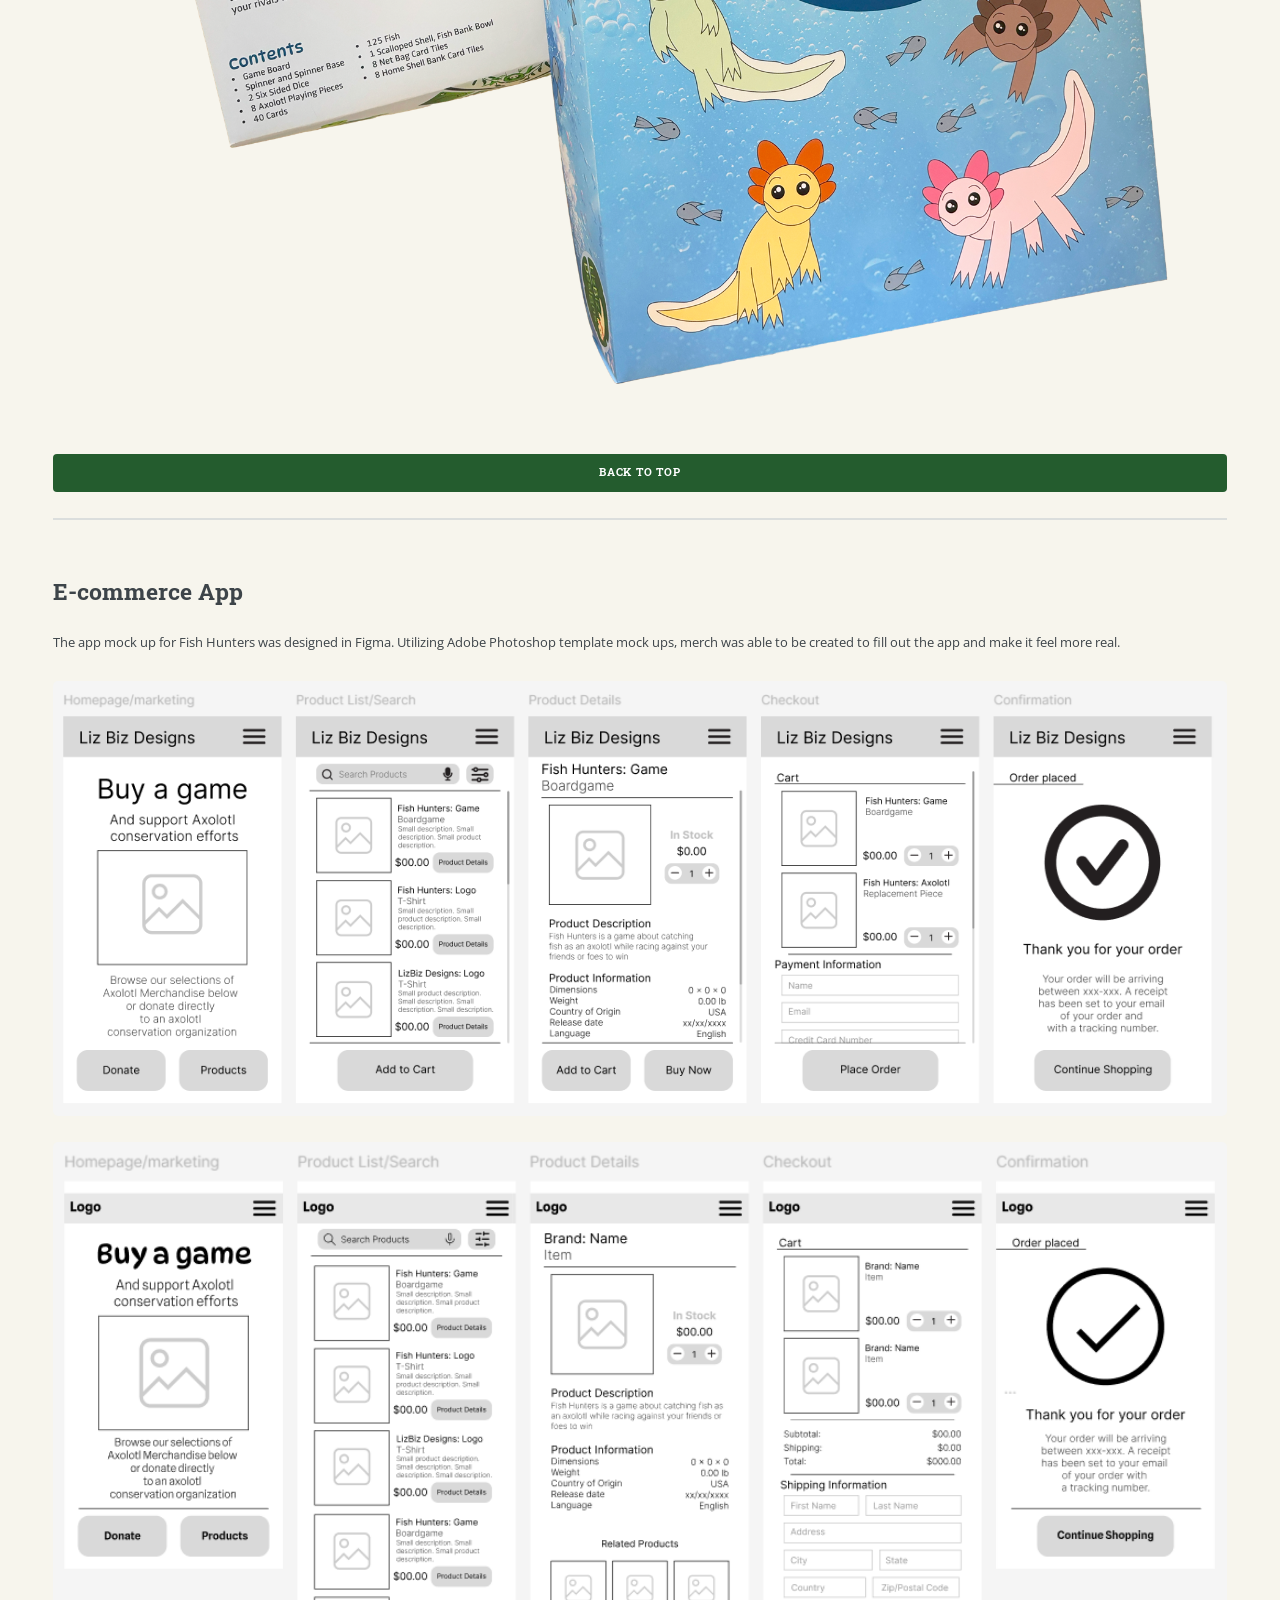
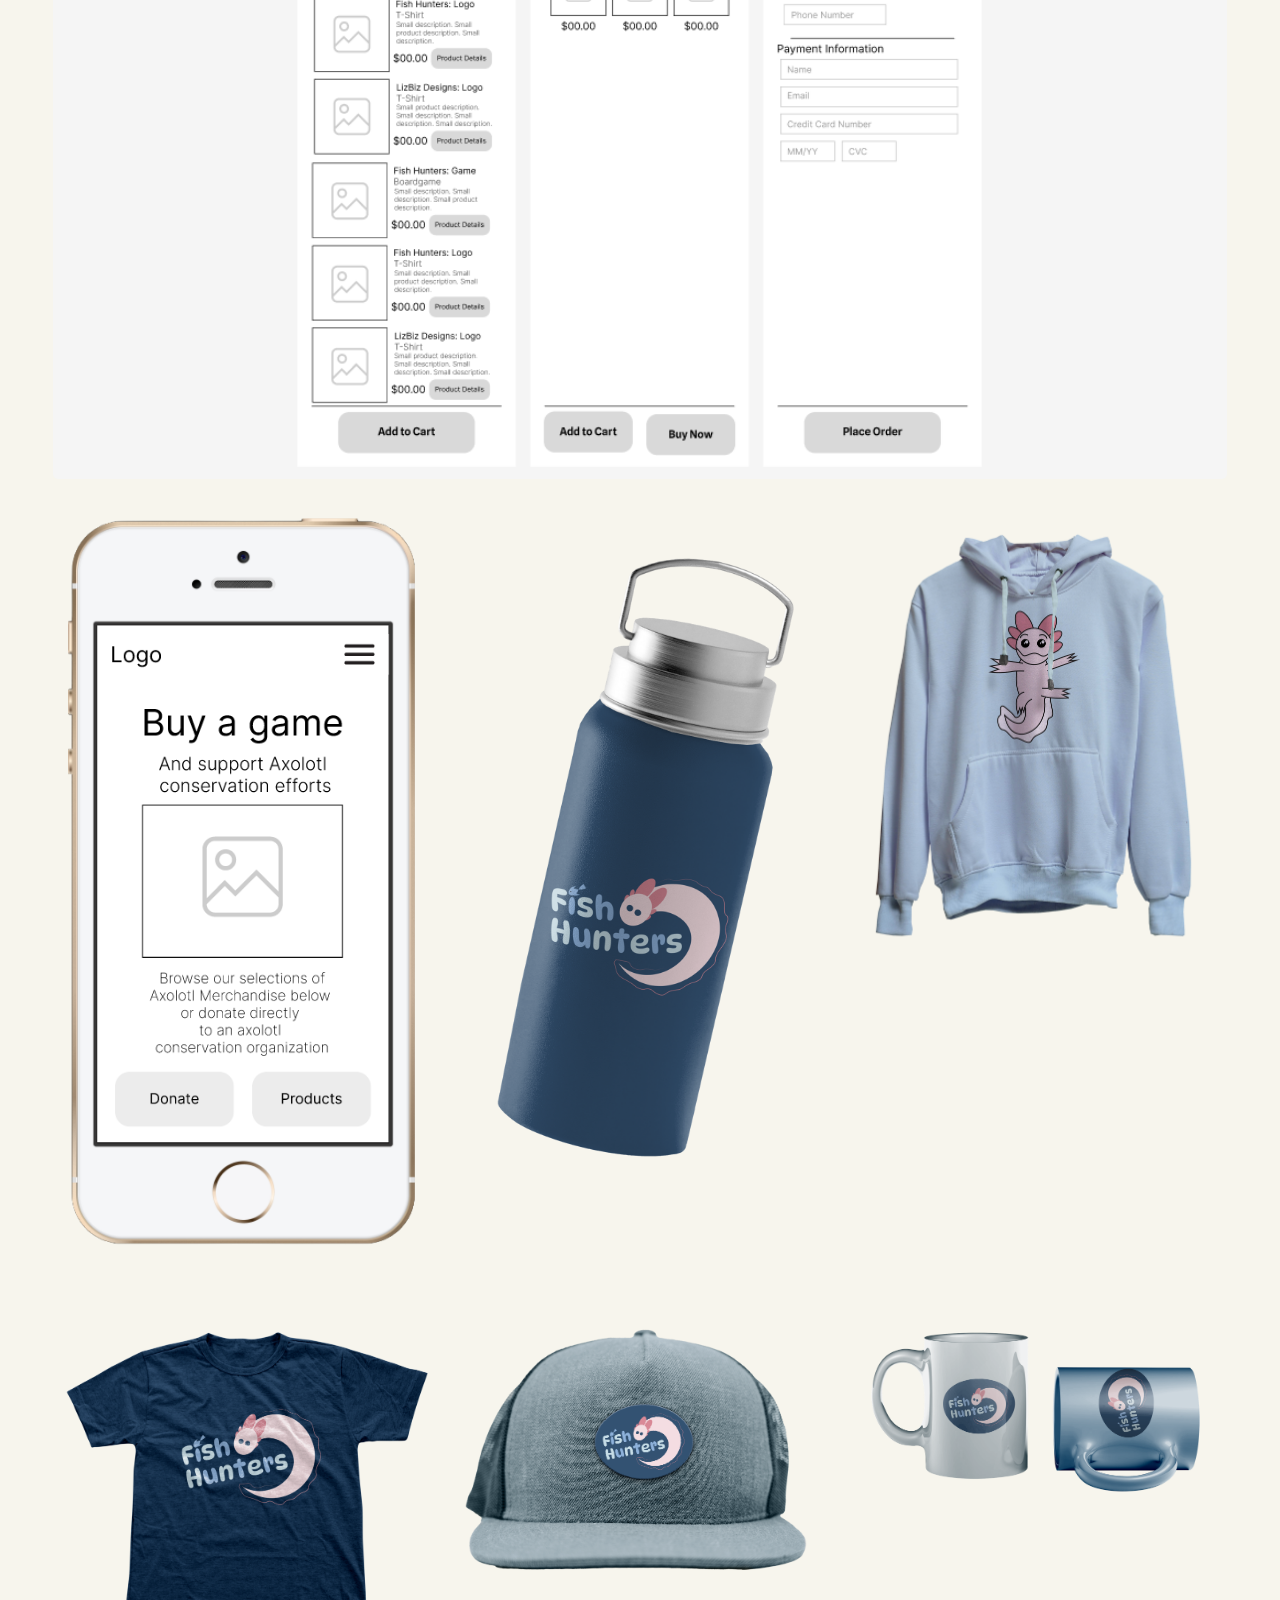
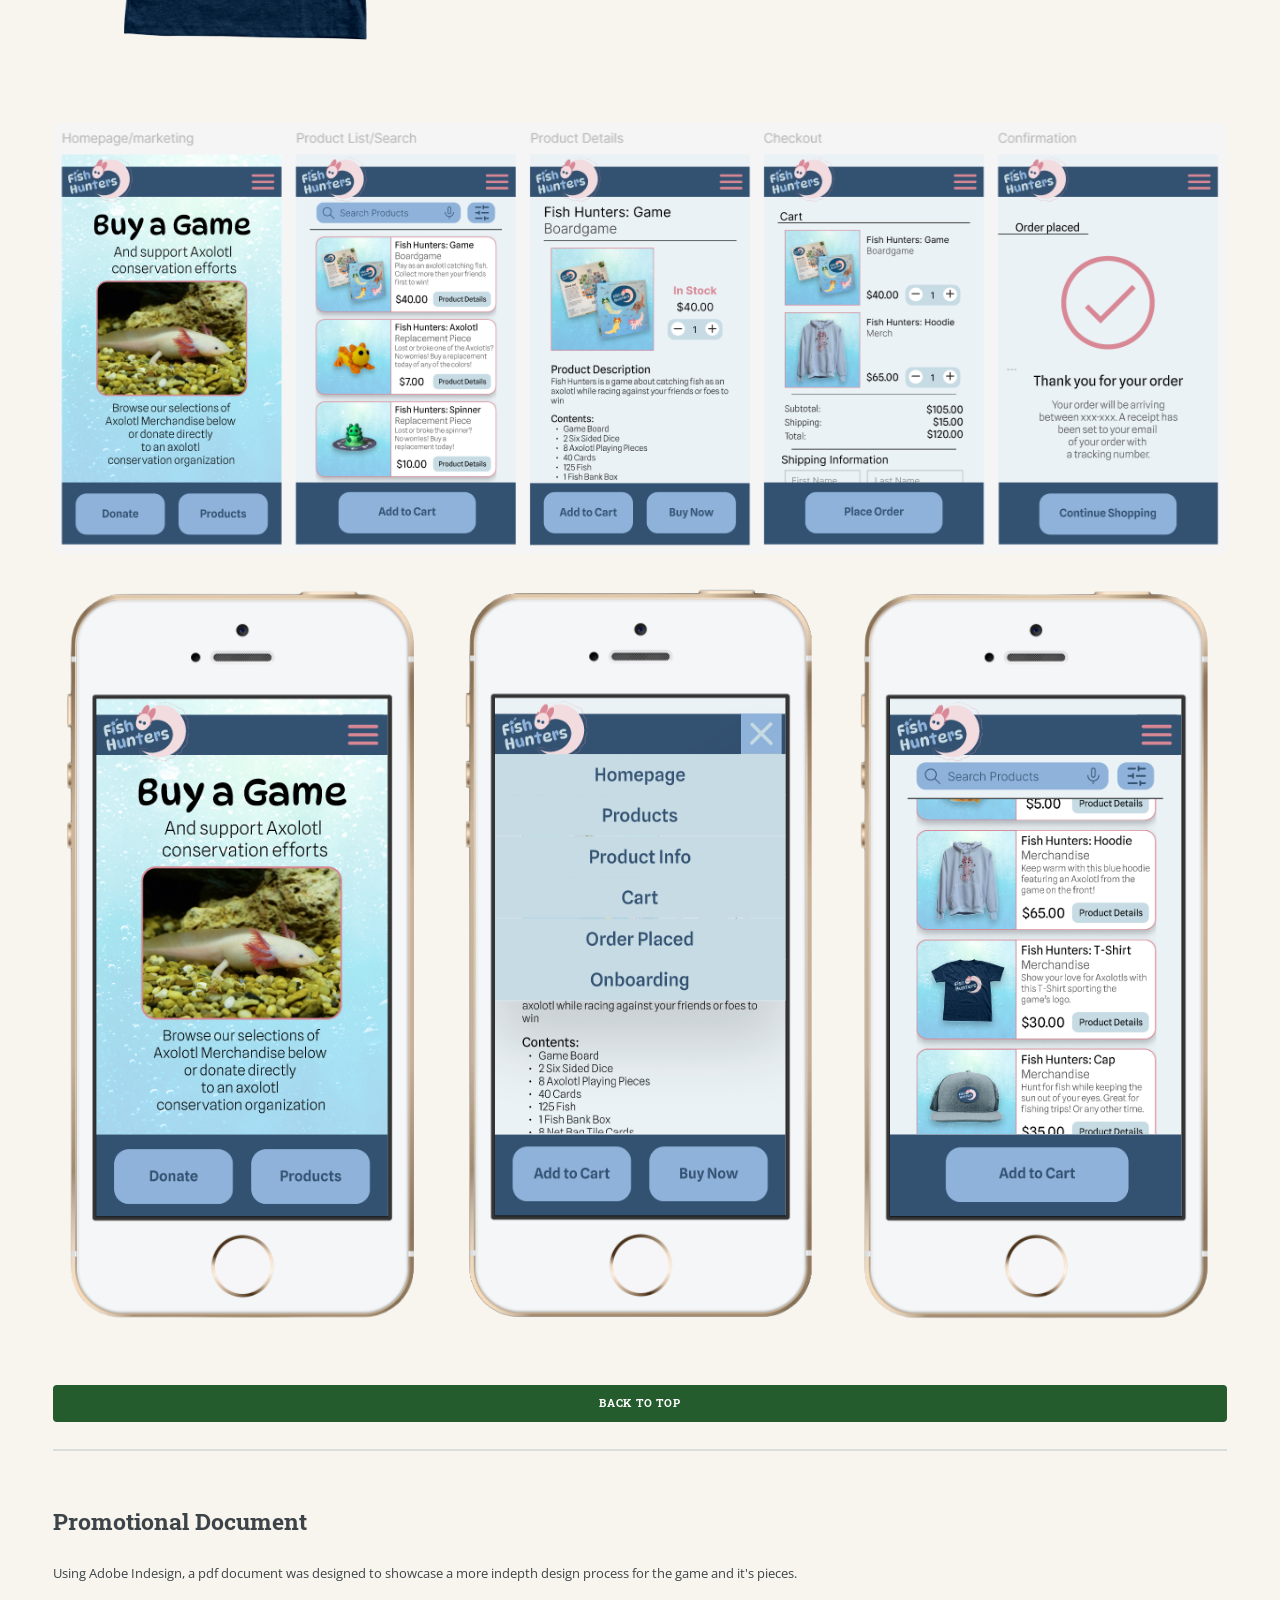
<file: fish-hunters.html>
<!DOCTYPE HTML>
<!--
	Editorial by HTML5 UP
	html5up.net | @ajlkn
	Free for personal and commercial use under the CCA 3.0 license (html5up.net/license)
-->
<html>
	<head>
		<title>LizBiz Designs</title>
		<meta charset="utf-8" />
		<meta name="viewport" content="width=device-width, initial-scale=1, user-scalable=no" />
		<link rel="stylesheet" href="assets/css/main.css" />
	</head>
	<body class="is-preload">

		<!-- Wrapper -->
			<div id="wrapper">

				<!-- Main -->
					<div id="main">
						<div class="inner">

							<!-- Header -->
								<header id="header">
									<a href="index.html" class="logo"><strong>LizBiz Designs</strong></a>
									<ul class="icons">
										<!--<li><a href="#" class="icon brands fa-twitter"><span class="label">Twitter</span></a></li>
										<li><a href="#" class="icon brands fa-facebook-f"><span class="label">Facebook</span></a></li>
										<li><a href="#" class="icon brands fa-snapchat-ghost"><span class="label">Snapchat</span></a></li>-->
										<li><a href="https://www.instagram.com/lizbizdesigns/" class="icon brands fa-instagram"><span class="label">Instagram</span></a></li>
										<!--<li><a href="#" class="icon brands fa-medium-m"><span class="label">Medium</span></a></li>-->
									</ul>
								</header>
							<!-- Banner -->			
								<section>
									<header class="main">
										<h1 id="gameboard">Fish Hunters</h1>
									</header>
													<ul class="actions fit">
														<li><a href="#gameboard" class="button primary fit">Gameboard</a></li>
														<li><a href="#game-pieces" class="button primary fit">Game Pieces</a></li>
													</ul>
													<ul class="actions fit">
														<li><a href="#packaging" class="button primary fit">Packaging</a></li>
														<li><a href="#app" class="button primary fit">E-Commerce App</a></li>
														<li><a href="#promo" class="button primary fit">Promotional Document</a></li>
													</ul>
									<h2>Gameboard</h2>
									<p>Fish Hunters is an original game concept developed and designed by LizBiz Designs, including a game board, playing pieces, cards and more! Starting with research after brain-storming a game idea, the layout of the board and the graphics for it was sketched out. During the designing phase, a challenege discovered was that the initial board design allowed for movement in any direction, but as the game developed, movement needed to flow in only one direction to support game play. To resolve this, the inital path structure was changed to better support movement in one direction.</p>
													<div class="box alt">
														 <ul class="actions fit">
																<li><span class="image fit"><img src="images/Fish Hunters/Gameboard/gameboard-layout-sketch.jpg" alt="" /></span></li>
																<li><span class="image fit"><img src="images/Fish Hunters/Gameboard/Envriomental graphics sketch.jpg" alt="" /></span></li>
																<li><span class="image fit"><img src="images/Fish Hunters/Gameboard/revised-gameboard-sketch.jpg" alt="" /></span></li>
															 </ul>
															  <ul class="actions fit">
																<li><span class="image fit"><img src="images/Fish Hunters/Gameboard/Game Board wip ver 1.png" alt="" /></span></li>
																<li><span class="image fit"><img src="images/Fish Hunters/Gameboard/game-path-draft-1.png" alt="" /></span></li>
																<li><span class="image fit"><img src="images/Fish Hunters/Gameboard/game-path-draft-2.png" alt="" /></span></li>
															 </ul>
															<span class="image fit"><img src="images/Fish Hunters/Gameboard/Fish Hunters Game Board 3.0.svg" alt="" /></span>
													</div>
									<a href="#" class="button primary fit">Back To Top</a>
								</section>	
							<!-- Section -->
								<section>
									<h2 id="game-pieces">Game Pieces</h2>
										<p>To support game-play, a deck of draw cards was needed, along side square cards used to hold the fish you would gain during play. The cards were created using Adobe Illustrator. Playing pieces were also needed and were created using polymer clay. The Instructions were drafted up and created in Adobe Indesign</p>
													<div class="box alt">
														 <ul class="actions fit">
																<li><span class="image fit"><img src="images/Fish Hunters/Game Pieces/card-type-sketch.jpg" alt="" /></span></li>
																<li><span class="image fit"><img src="images/Fish Hunters/Game Pieces/card-art-sketch.jpg" alt="" /></span></li>
																<li><span class="image fit"><img src="images/Fish Hunters/Game Pieces/fish-hunters-logo-sketch.jpg" alt="" /></span></li>
															 </ul>
															  <ul class="actions fit">
																<li><span class="image fit"><img src="images/Fish Hunters/Game Pieces/card-design-wip-1.png" alt="" /></span></li>
																<li><span class="image fit"><img src="images/Fish Hunters/Game Pieces/card-design-wip-2.png" alt="" /></span></li>
																<li><span class="image fit"><img src="images/Fish Hunters/Game Pieces/instructions-closed.png" alt="" /></span></li>
															 </ul>
															  <ul class="actions fit">
																<li><span class="image fit"><img src="images/Fish Hunters/Game Pieces/art-cards.png" alt="" /></span></li>
																<li><span class="image fit"><img src="images/Fish Hunters/Game Pieces/gain-cards.png" alt="" /></span></li>
																<li><span class="image fit"><img src="images/Fish Hunters/Game Pieces/lose-cards.png" alt="" /></span></li>
															 </ul>
															<span class="image fit"><img src="images/Fish Hunters/Game Pieces/instructions-1.png" alt="" /></span>
															<span class="image fit"><img src="images/Fish Hunters/Game Pieces/instructions-2.png" alt="" /></span>
															  <ul class="actions fit">
																<li><span class="image fit"><img src="images/Fish Hunters/Axolotl Character sketches.jpg" alt="" /></span></li>
																<li><span class="image fit"><img src="images/Fish Hunters/Game Pieces/game-pieces-sketch.jpg" alt="" /></span></li>
																<li><span class="image fit"><img src="images/Fish Hunters/Game Pieces/axolotl-circle.png" alt="" /></span></li>
															 </ul>
															  <ul class="actions fit">
																<li><span class="image fit"><img src="images/Fish Hunters/Game Pieces/light-axolotls.png" alt="" /></span></li>
																<li><span class="image fit"><img src="images/Fish Hunters/Game Pieces/dark-axolotls.png" alt="" /></span></li>
																<li><span class="image fit"><img src="images/Fish Hunters/Game Pieces/spinner.png" alt="" /></span></li>
															 </ul>
															<p>With all the pieces together and layed out with the gameboard, the game is able to be played.</p>
															<span class="image fit"><img src="images/Fish Hunters/Gameboard/Game Layout 3.0.png" alt="" /></span>
													</div>
									<a href="#" class="button primary fit">Back To Top</a>
								</section>
								<!-- Section -->
								<section>
									<h2 id="packaging">Packaging</h2>
										<p>The next step in creating a game from the ground up, was to then design the packaging that would fit the game-board and all the supporting game-play pieces. A challenge while designing the packaging was to plan for all the pieces to fit into the packaging while keeping the packaging as small as possible to save on cost of material.</p>
										<div class="box alt">
											<ul class="actions fit">
																<li><span class="image fit"><img src="images/Fish Hunters/Packaging/gameboard lid.jpg" alt="" /></span></li>
																<li><span class="image fit"><img src="images/Fish Hunters/Packaging/Cut templates for fish-1.png" alt="" /></span></li>
																<li><span class="image fit"><img src="images/Fish Hunters/Packaging/Fish Box Graphics print format-1.png" alt="" /></span></li>
															 </ul>
															 <ul class="actions fit">
																<li><span class="image fit"><img src="images/Fish Hunters/Packaging/Packaging-outline-lid.png" alt="" /></span></li>
																<li><span class="image fit"><img src="images/Fish Hunters/Packaging/package lid rough comp 1.png" alt="" /></span></li>
																<li><span class="image fit"><img src="images/Fish Hunters/Packaging/Fish Hunters packaging Print Format-1.png" alt="" /></span></li>
															 </ul>
															 <ul class="actions fit">
																<li><span class="image fit"><img src="images/Fish Hunters/Packaging/packaging-wip-base.png" alt="" /></span></li>
																<li><span class="image fit"><img src="images/Fish Hunters/Packaging/package base rough comp 1.png" alt="" /></span></li>
																<li><span class="image fit"><img src="images/Fish Hunters/Packaging/Fish Hunters packaging Print Format-2.png" alt="" /></span></li>
															 </ul>
															 <ul class="actions fit">
																<li><span class="image fit"><img src="images/Fish Hunters/Packaging/Lid Side with Business Logo.png" alt="" /></span></li>
																<li><span class="image fit"><img src="images/Fish Hunters/Packaging/Base Pink Side.png" alt="" /></span></li>
																<li><span class="image fit"><img src="images/Fish Hunters/Packaging/Base Green Side.png" alt="" /></span></li>
															 </ul>
															 <ul class="actions fit">
																<li><span class="image fit"><img src="images/Fish Hunters/Packaging/Lid Side with Info.png" alt="" /></span></li>
																<li><span class="image fit"><img src="images/Fish Hunters/Packaging/Base Orange Side.png" alt="" /></span></li>
																<li><span class="image fit"><img src="images/Fish Hunters/Packaging/Base Brown Side.png" alt="" /></span></li>
															 </ul>
															<span class="image fit"><img src="images/Fish Hunters/Packaging/Base & Lid.png" alt="" /></span>
													</div>
									<a href="#" class="button primary fit">Back To Top</a>
								</section>
								<!-- Section -->
								<section>
									<h2 id="app">E-commerce App</h2>
										<p>The app mock up for Fish Hunters was designed in Figma. Utilizing Adobe Photoshop template mock ups, merch was able to be created to fill out the app and make it feel more real.</p>
										<div class="box alt">
														<span class="image fit"><img src="images/Fish Hunters/App/Wire Frames static.png" alt="" /></span>
														<span class="image fit"><img src="images/Fish Hunters/App/Wire Frames Fuctional.png" alt="" /></span>
															<ul class="actions fit">
																<li><span class="image fit"><img src="images/Fish Hunters/App/Wireframes test phone.png" alt="" /></span></li>
																<li><span class="image fit"><img src="images/Fish Hunters/App/Thermal Water Bottle.png" alt="" /></span></li>
																<li><span class="image fit"><img src="images/Fish Hunters/App/Axolotl Hoodie.png" alt="" /></span></li>
															 </ul>
															 <ul class="actions fit">
																<li><span class="image fit"><img src="images/Fish Hunters/App/T-shirt.png" alt="" /></span></li>
																<li><span class="image fit"><img src="images/Fish Hunters/App/Cap Front.png" alt="" /></span></li>
																<li><span class="image fit"><img src="images/Fish Hunters/App/Coffee Mugs.png" alt="" /></span></li>
															 </ul>
															 <span class="image fit"><img src="images/Fish Hunters/App/UI UX Design.png" alt="" /></span>
															 <ul class="actions fit">
																<li><span class="image fit"><img src="images/Fish Hunters/App/UI UX test main page.png" alt="" /></span></li>
																<li><span class="image fit"><img src="images/Fish Hunters/App/UI UX Menu Test.png" alt="" /></span></li>
																<li><span class="image fit"><img src="images/Fish Hunters/App/UI UX test.png" alt="" /></span></li>
															 </ul>
													</div>
									<a href="#" class="button primary fit">Back To Top</a>
								</section>
								<!-- Section -->
								<section>
									<h2 id="promo">Promotional Document</h2>
									<p>Using Adobe Indesign, a pdf document was designed to showcase a more indepth design process for the game and it's pieces.</p>
									<span class="image fit"><img src="images/Fish Hunters/Fish Hunters Promo 2.0-1.png" alt="" /></span>
									<span class="image fit"><img src="images/Fish Hunters/Fish Hunters Promo 2.0-2.png" alt="" /></span>
									<span class="image fit"><img src="images/Fish Hunters/Fish Hunters Promo 2.0-3.png" alt="" /></span>
									<span class="image fit"><img src="images/Fish Hunters/Fish Hunters Promo 2.0-4.png" alt="" /></span>
								</section>
							<a href="#" class="button primary fit">Back To Top</a>
						</div>
					</div>

				<!-- Sidebar -->
					<div id="sidebar">
						<div class="inner">

							<!-- Search
								<section id="search" class="alt">
									<form method="post" action="#">
										<input type="text" name="query" id="query" placeholder="Search" />
									</form>
								</section>
							-->
							<!-- Logo -->
								<div class="logo-container">
									<a href="index.html"><img src="images/Logos&Branding/LizBizDesigns/Lockup-Color.svg" alt=""/></a>
								</div>
							<!-- Menu -->
								<nav id="menu">
									<header class="major">
										<h2>Menu</h2>
									</header>
									<ul>
										<li><a href="index.html">Home</a></li>
										<li>
											<span class="opener">Portfolio</span>
											<ul>
												<li><a href="cru-mug.html">Cru Mug</a></li>
												<li><a href="fish-hunters.html">Fish Hunters</a></li>
												<li><a href="encounter.html">Encounter</a></li>
												<li><a href="cru-promo.html">Cru Promotional Material</a></li>
												<li><a href="starbucks-cup.html">Starbucks Cold Cup</a></li>
												<li><a href="event-posters.html">Event Posters</a></li>
												<li><a href="illustration.html">Vector Illustrations</a></li>
												<li><a href="image-editing.html">Image Editing</a></li>
												<li><a href="typography.html">Typography</a></li>
												<li><a href="sla.html">Student Legacy Awards</a></li>
												<li><a href="s&a.html">S&A Logo</a></li>
												<!--<li><a href="#">Branding: LizBiz Designs</a></li>
												<li><a href="#">Branding: Wesley Parker</a></li>
												<li><a href="#">Public Speaking Logo</a></li>
												<li><a href="#">Crochet</a></li>
												<li><a href="#">painting</a></li>
												<li><a href="#">Pottery</a></li>
												<li><a href="#">Infographics</a></li>
												<li><a href="#">Branding: NPSC Maintenance</a></li>-->
											</ul>
										</li>
										<li><a href="about.html">About</a></li>
										<!--<li><a href="elements.html">Services</a></li>-->
									</ul>
								</nav>

							<!-- Section -->
								<!--<section>
									<header class="major">
										<h2>Ante interdum</h2>
									</header>
									<div class="mini-posts">
										<article>
											<a href="#" class="image"><img src="images/pic07.jpg" alt="" /></a>
											<p>Aenean ornare velit lacus, ac varius enim lorem ullamcorper dolore aliquam.</p>
										</article>
										<article>
											<a href="#" class="image"><img src="images/pic08.jpg" alt="" /></a>
											<p>Aenean ornare velit lacus, ac varius enim lorem ullamcorper dolore aliquam.</p>
										</article>
										<article>
											<a href="#" class="image"><img src="images/pic09.jpg" alt="" /></a>
											<p>Aenean ornare velit lacus, ac varius enim lorem ullamcorper dolore aliquam.</p>
										</article>
									</div>
									<ul class="actions">
										<li><a href="#" class="button">More</a></li>
									</ul>
								</section>-->

							<!-- Section -->
								<section>
									<header class="major">
										<h2>Contact</h2>
									</header>
									<p>Need a graphic designer or have questions? Get in touch below.</p>
									<ul class="contact">
										<li class="icon solid fa-envelope"><a href="mailto:Lizzie@lizbizDesigns.com">Lizzie@LizBizDesigns.com</a></li>
										<li class="icon solid icon brands fa-instagram"><a href="https://www.instagram.com/lizbizdesigns/">LizBiz Designs</a></li>
										<!--<li class="icon solid fa-home">adress would go here<br />
										</li> -->
									</ul>
								</section>

							<!-- Footer -->
								<footer id="footer">
									<p class="copyright">&copy; 2026 LizBiz Designs. All rights reserved.</p>
								</footer>

						</div>
					</div>

			</div>

		<!-- Scripts -->
			<script src="assets/js/jquery.min.js"></script>
			<script src="assets/js/browser.min.js"></script>
			<script src="assets/js/breakpoints.min.js"></script>
			<script src="assets/js/util.js"></script>
			<script src="assets/js/main.js"></script>

	</body>
</html>
</file>
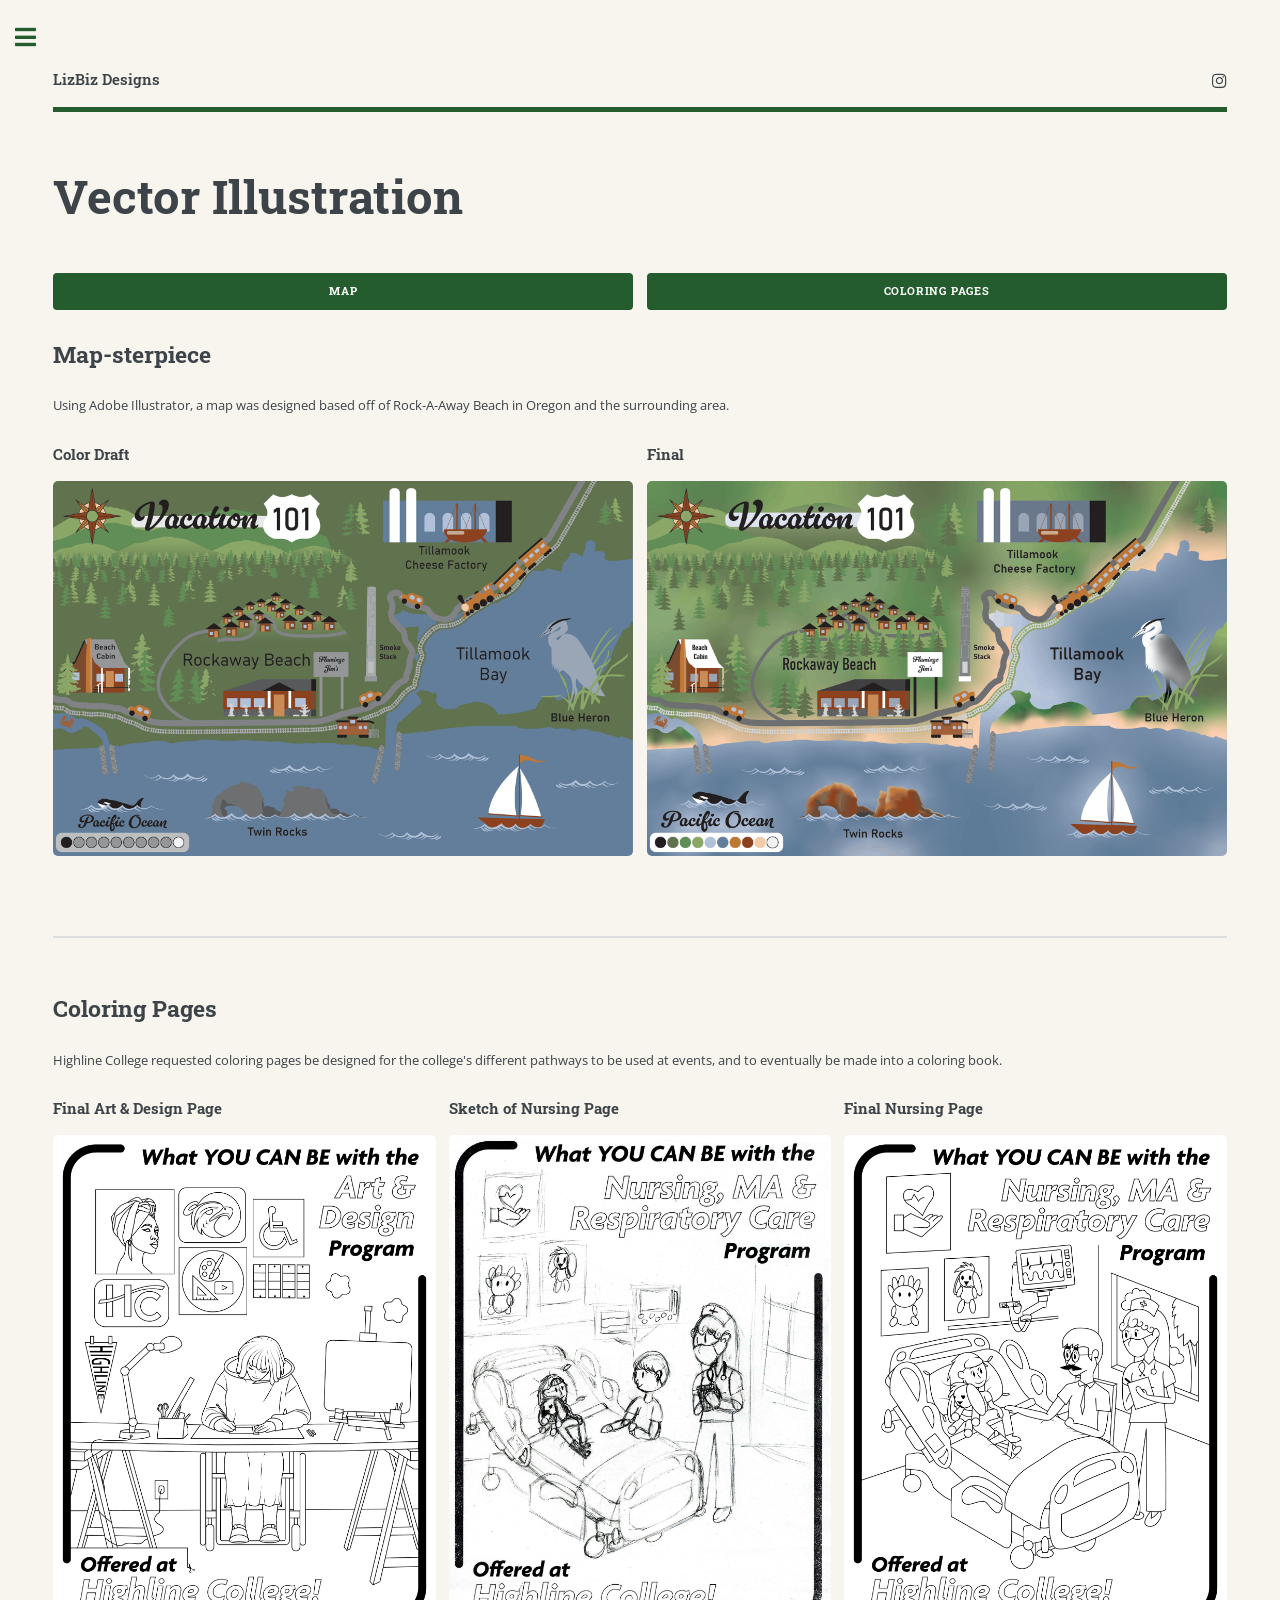
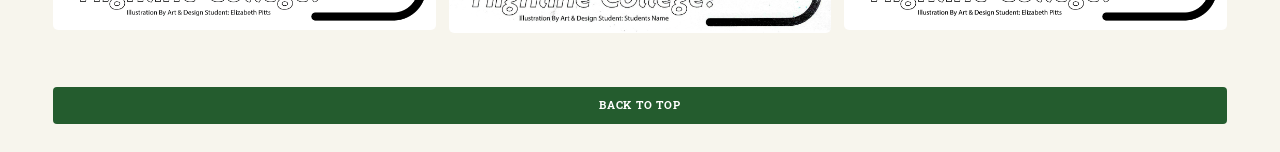
<file: illustration.html>
<!DOCTYPE HTML>
<!--
	Editorial by HTML5 UP
	html5up.net | @ajlkn
	Free for personal and commercial use under the CCA 3.0 license (html5up.net/license)
-->
<html>
	<head>
		<title>LizBiz Designs</title>
		<meta charset="utf-8" />
		<meta name="viewport" content="width=device-width, initial-scale=1, user-scalable=no" />
		<link rel="stylesheet" href="assets/css/main.css" />
	</head>
	<body class="is-preload">

		<!-- Wrapper -->
			<div id="wrapper">

				<!-- Main -->
					<div id="main">
						<div class="inner">

							<!-- Header -->
								<header id="header">
									<a href="index.html" class="logo"><strong>LizBiz Designs</strong></a>
									<ul class="icons">
										<!--<li><a href="#" class="icon brands fa-twitter"><span class="label">Twitter</span></a></li>
										<li><a href="#" class="icon brands fa-facebook-f"><span class="label">Facebook</span></a></li>
										<li><a href="#" class="icon brands fa-snapchat-ghost"><span class="label">Snapchat</span></a></li>-->
										<li><a href="https://www.instagram.com/lizbizdesigns/" class="icon brands fa-instagram"><span class="label">Instagram</span></a></li>
										<!--<li><a href="#" class="icon brands fa-medium-m"><span class="label">Medium</span></a></li>-->
									</ul>
								</header>

							<!-- Banner -->
								<section>
									<header class="main">
										<h1>Vector Illustration</h1>
									</header>
									<ul class="actions fit">
														<li><a href="#map" class="button primary fit">Map</a></li>
														<li><a href="#coloring" class="button primary fit">Coloring Pages</a></li>
													</ul>
									<h2 id="map">Map-sterpiece</h2>
									<p>Using Adobe Illustrator, a map was designed based off of Rock-A-Away Beach in Oregon and the surrounding area.</p>
													<ul class="actions fit">
														<li><h4>Color Draft</h4><span class="image fit"><img src="images/Illustrations/EJP Map-Sterpiece Color rough comp-1.png" alt="" /></span></li>
														<li><h4>Final</h4><span class="image fit"><img src="images/Illustrations/EJP Map-Sterpiece Color Final-1.png" alt="" /></span></li>
													</ul>
								</section>
								<section>
									<h2 id="coloring">Coloring Pages</h2>
									<p>Highline College requested coloring pages be designed for the college's different pathways to be used at events, and to eventually be made into a coloring book.</p>
									<div class="box alt">
										<ul class="actions fit">
																<li><span class="image fit"><h4>Final Art & Design Page</h4><img src="images/Illustrations/A&D Coloring Page.png" alt="" /></span></li>
																<li><span class="image fit"><h4>Sketch of Nursing Page</h4><img src="images/Illustrations/Coloring Page Nursing Sketch.jpg" alt="" /></span></li>
																<li><span class="image fit"><h4>Final Nursing Page</h4><img src="images/Illustrations/Nursing, MA, Resp Care Coloring Page.png" alt="" /></span></li>
															 </ul>
													</div>
									<a href="#" class="button primary fit">Back To Top</a>
								</section>
							
						</div>
					</div>

				<!-- Sidebar -->
					<div id="sidebar">
						<div class="inner">

							<!-- Search
								<section id="search" class="alt">
									<form method="post" action="#">
										<input type="text" name="query" id="query" placeholder="Search" />
									</form>
								</section>
							-->
							<!-- Logo -->
								<div class="logo-container">
									<a href="index.html"><img src="images/Logos&Branding/LizBizDesigns/Lockup-Color.svg" alt=""/></a>
								</div>
							<!-- Menu -->
								<nav id="menu">
									<header class="major">
										<h2>Menu</h2>
									</header>
									<ul>
										<li><a href="index.html">Home</a></li>
										<li>
											<span class="opener">Portfolio</span>
											<ul>
												<li><a href="cru-mug.html">Cru Mug</a></li>
												<li><a href="fish-hunters.html">Fish Hunters</a></li>
												<li><a href="encounter.html">Encounter</a></li>
												<li><a href="cru-promo.html">Cru Promotional Material</a></li>
												<li><a href="starbucks-cup.html">Starbucks Cold Cup</a></li>
												<li><a href="event-posters.html">Event Posters</a></li>
												<li><a href="illustration.html">Vector Illustrations</a></li>
												<li><a href="image-editing.html">Image Editing</a></li>
												<li><a href="typography.html">Typography</a></li>
												<li><a href="sla.html">Student Legacy Awards</a></li>
												<li><a href="s&a.html">S&A Logo</a></li>
												<!--<li><a href="#">Branding: LizBiz Designs</a></li>
												<li><a href="#">Branding: Wesley Parker</a></li>
												<li><a href="#">Public Speaking Logo</a></li>
												<li><a href="#">Crochet</a></li>
												<li><a href="#">painting</a></li>
												<li><a href="#">Pottery</a></li>
												<li><a href="#">Infographics</a></li>
												<li><a href="#">Branding: NPSC Maintenance</a></li>-->
											</ul>
										</li>
										<li><a href="about.html">About</a></li>
										<!--<li><a href="elements.html">Services</a></li>-->
									</ul>
								</nav>

							<!-- Section -->
								<!--<section>
									<header class="major">
										<h2>Ante interdum</h2>
									</header>
									<div class="mini-posts">
										<article>
											<a href="#" class="image"><img src="images/pic07.jpg" alt="" /></a>
											<p>Aenean ornare velit lacus, ac varius enim lorem ullamcorper dolore aliquam.</p>
										</article>
										<article>
											<a href="#" class="image"><img src="images/pic08.jpg" alt="" /></a>
											<p>Aenean ornare velit lacus, ac varius enim lorem ullamcorper dolore aliquam.</p>
										</article>
										<article>
											<a href="#" class="image"><img src="images/pic09.jpg" alt="" /></a>
											<p>Aenean ornare velit lacus, ac varius enim lorem ullamcorper dolore aliquam.</p>
										</article>
									</div>
									<ul class="actions">
										<li><a href="#" class="button">More</a></li>
									</ul>
								</section>-->

							<!-- Section -->
								<section>
									<header class="major">
										<h2>Contact</h2>
									</header>
									<p>Need a graphic designer or have questions? Get in touch below.</p>
									<ul class="contact">
										<li class="icon solid fa-envelope"><a href="mailto:Lizzie@lizbizDesigns.com">Lizzie@LizBizDesigns.com</a></li>
										<li class="icon solid icon brands fa-instagram"><a href="https://www.instagram.com/lizbizdesigns/">LizBiz Designs</a></li>
										<!--<li class="icon solid fa-home">adress would go here<br />
										</li> -->
									</ul>
								</section>

							<!-- Footer -->
								<footer id="footer">
									<p class="copyright">&copy; 2026 LizBiz Designs. All rights reserved.</p>
								</footer>

						</div>
					</div>

			</div>

		<!-- Scripts -->
			<script src="assets/js/jquery.min.js"></script>
			<script src="assets/js/browser.min.js"></script>
			<script src="assets/js/breakpoints.min.js"></script>
			<script src="assets/js/util.js"></script>
			<script src="assets/js/main.js"></script>

	</body>
</html>
</file>
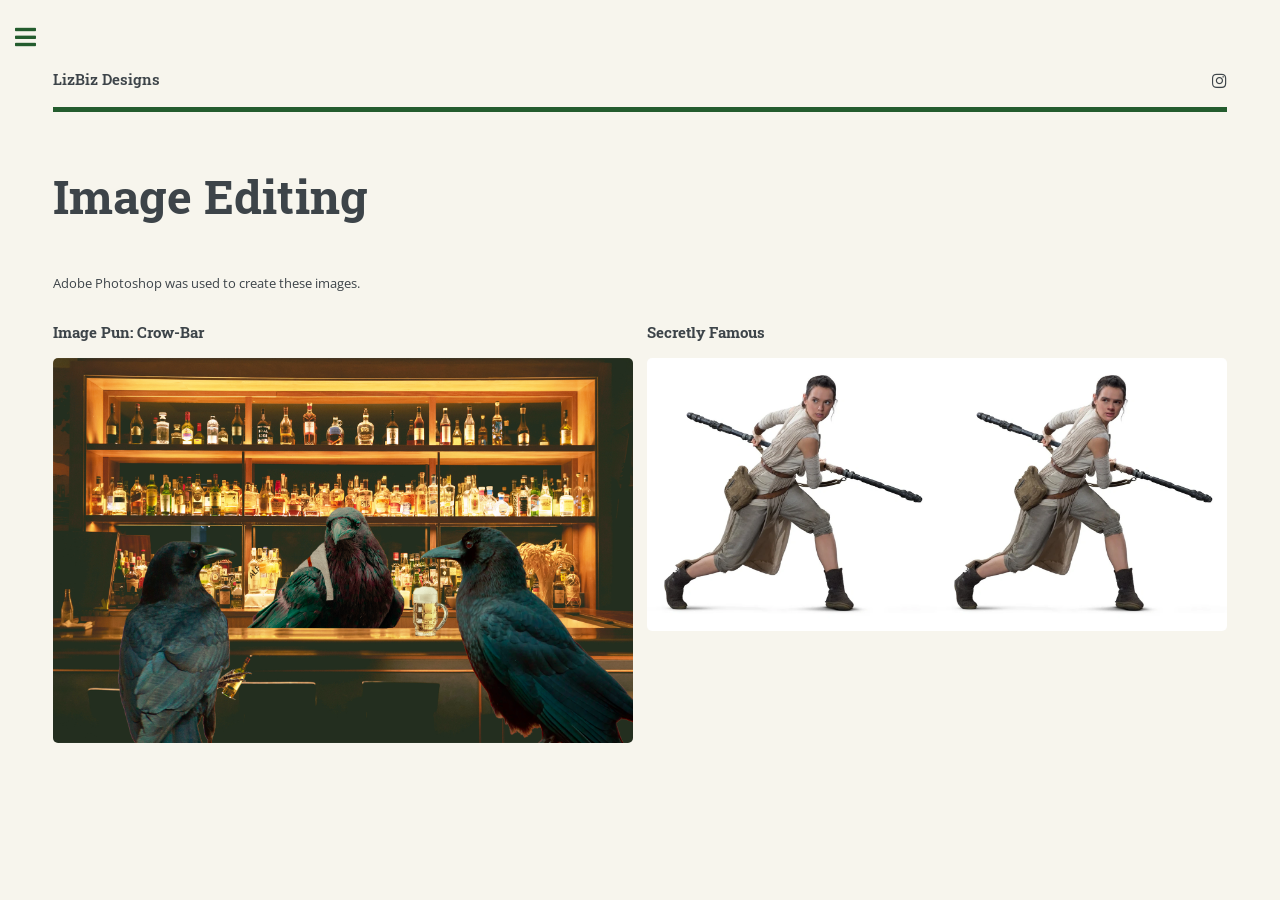
<file: image-editing.html>
<!DOCTYPE HTML>
<!--
	Editorial by HTML5 UP
	html5up.net | @ajlkn
	Free for personal and commercial use under the CCA 3.0 license (html5up.net/license)
-->
<html>
	<head>
		<title>LizBiz Designs</title>
		<meta charset="utf-8" />
		<meta name="viewport" content="width=device-width, initial-scale=1, user-scalable=no" />
		<link rel="stylesheet" href="assets/css/main.css" />
	</head>
	<body class="is-preload">

		<!-- Wrapper -->
			<div id="wrapper">

				<!-- Main -->
					<div id="main">
						<div class="inner">

							<!-- Header -->
								<header id="header">
									<a href="index.html" class="logo"><strong>LizBiz Designs</strong></a>
									<ul class="icons">
										<!--<li><a href="#" class="icon brands fa-twitter"><span class="label">Twitter</span></a></li>
										<li><a href="#" class="icon brands fa-facebook-f"><span class="label">Facebook</span></a></li>
										<li><a href="#" class="icon brands fa-snapchat-ghost"><span class="label">Snapchat</span></a></li>-->
										<li><a href="https://www.instagram.com/lizbizdesigns/" class="icon brands fa-instagram"><span class="label">Instagram</span></a></li>
										<!--<li><a href="#" class="icon brands fa-medium-m"><span class="label">Medium</span></a></li>-->
									</ul>
								</header>

							<!-- Banner -->
								<section>
									<header class="main">
										<h1>Image Editing</h1>
									</header>
									<p>Adobe Photoshop was used to create these images.</p>
													<ul class="actions fit">
														<li><h4>Image Pun: Crow-Bar</h4><span class="image fit"><img src="images/Image Editing/EJP Crow Bar.png" alt="" /></span></li>
														<li><h4>Secretly Famous</h4><span class="image fit"><img src="images/Image Editing/Secretly Famous Photoshop.png" alt="" /></span></li>
													</ul>
								</section>
						</div>
					</div>

				<!-- Sidebar -->
					<div id="sidebar">
						<div class="inner">

							<!-- Search
								<section id="search" class="alt">
									<form method="post" action="#">
										<input type="text" name="query" id="query" placeholder="Search" />
									</form>
								</section>
							-->
							<!-- Logo -->
								<div class="logo-container">
									<a href="index.html"><img src="images/Logos&Branding/LizBizDesigns/Lockup-Color.svg" alt=""/></a>
								</div>
							<!-- Menu -->
								<nav id="menu">
									<header class="major">
										<h2>Menu</h2>
									</header>
									<ul>
										<li><a href="index.html">Home</a></li>
										<li>
											<span class="opener">Portfolio</span>
											<ul>
												<li><a href="cru-mug.html">Cru Mug</a></li>
												<li><a href="fish-hunters.html">Fish Hunters</a></li>
												<li><a href="encounter.html">Encounter</a></li>
												<li><a href="cru-promo.html">Cru Promotional Material</a></li>
												<li><a href="starbucks-cup.html">Starbucks Cold Cup</a></li>
												<li><a href="event-posters.html">Event Posters</a></li>
												<li><a href="illustration.html">Vector Illustrations</a></li>
												<li><a href="image-editing.html">Image Editing</a></li>
												<li><a href="typography.html">Typography</a></li>
												<li><a href="sla.html">Student Legacy Awards</a></li>
												<li><a href="s&a.html">S&A Logo</a></li>
												<!--<li><a href="#">Branding: LizBiz Designs</a></li>
												<li><a href="#">Branding: Wesley Parker</a></li>
												<li><a href="#">Public Speaking Logo</a></li>
												<li><a href="#">Crochet</a></li>
												<li><a href="#">painting</a></li>
												<li><a href="#">Pottery</a></li>
												<li><a href="#">Infographics</a></li>
												<li><a href="#">Branding: NPSC Maintenance</a></li>-->
											</ul>
										</li>
										<li><a href="about.html">About</a></li>
										<!--<li><a href="elements.html">Services</a></li>-->
									</ul>
								</nav>

							<!-- Section -->
								<!--<section>
									<header class="major">
										<h2>Ante interdum</h2>
									</header>
									<div class="mini-posts">
										<article>
											<a href="#" class="image"><img src="images/pic07.jpg" alt="" /></a>
											<p>Aenean ornare velit lacus, ac varius enim lorem ullamcorper dolore aliquam.</p>
										</article>
										<article>
											<a href="#" class="image"><img src="images/pic08.jpg" alt="" /></a>
											<p>Aenean ornare velit lacus, ac varius enim lorem ullamcorper dolore aliquam.</p>
										</article>
										<article>
											<a href="#" class="image"><img src="images/pic09.jpg" alt="" /></a>
											<p>Aenean ornare velit lacus, ac varius enim lorem ullamcorper dolore aliquam.</p>
										</article>
									</div>
									<ul class="actions">
										<li><a href="#" class="button">More</a></li>
									</ul>
								</section>-->

							<!-- Section -->
								<section>
									<header class="major">
										<h2>Contact</h2>
									</header>
									<p>Need a graphic designer or have questions? Get in touch below.</p>
									<ul class="contact">
										<li class="icon solid fa-envelope"><a href="mailto:Lizzie@lizbizDesigns.com">Lizzie@LizBizDesigns.com</a></li>
										<li class="icon solid icon brands fa-instagram"><a href="https://www.instagram.com/lizbizdesigns/">LizBiz Designs</a></li>
										<!--<li class="icon solid fa-home">adress would go here<br />
										</li> -->
									</ul>
								</section>

							<!-- Footer -->
								<footer id="footer">
									<p class="copyright">&copy; 2026 LizBiz Designs. All rights reserved.</p>
								</footer>

						</div>
					</div>

			</div>

		<!-- Scripts -->
			<script src="assets/js/jquery.min.js"></script>
			<script src="assets/js/browser.min.js"></script>
			<script src="assets/js/breakpoints.min.js"></script>
			<script src="assets/js/util.js"></script>
			<script src="assets/js/main.js"></script>

	</body>
</html>
</file>
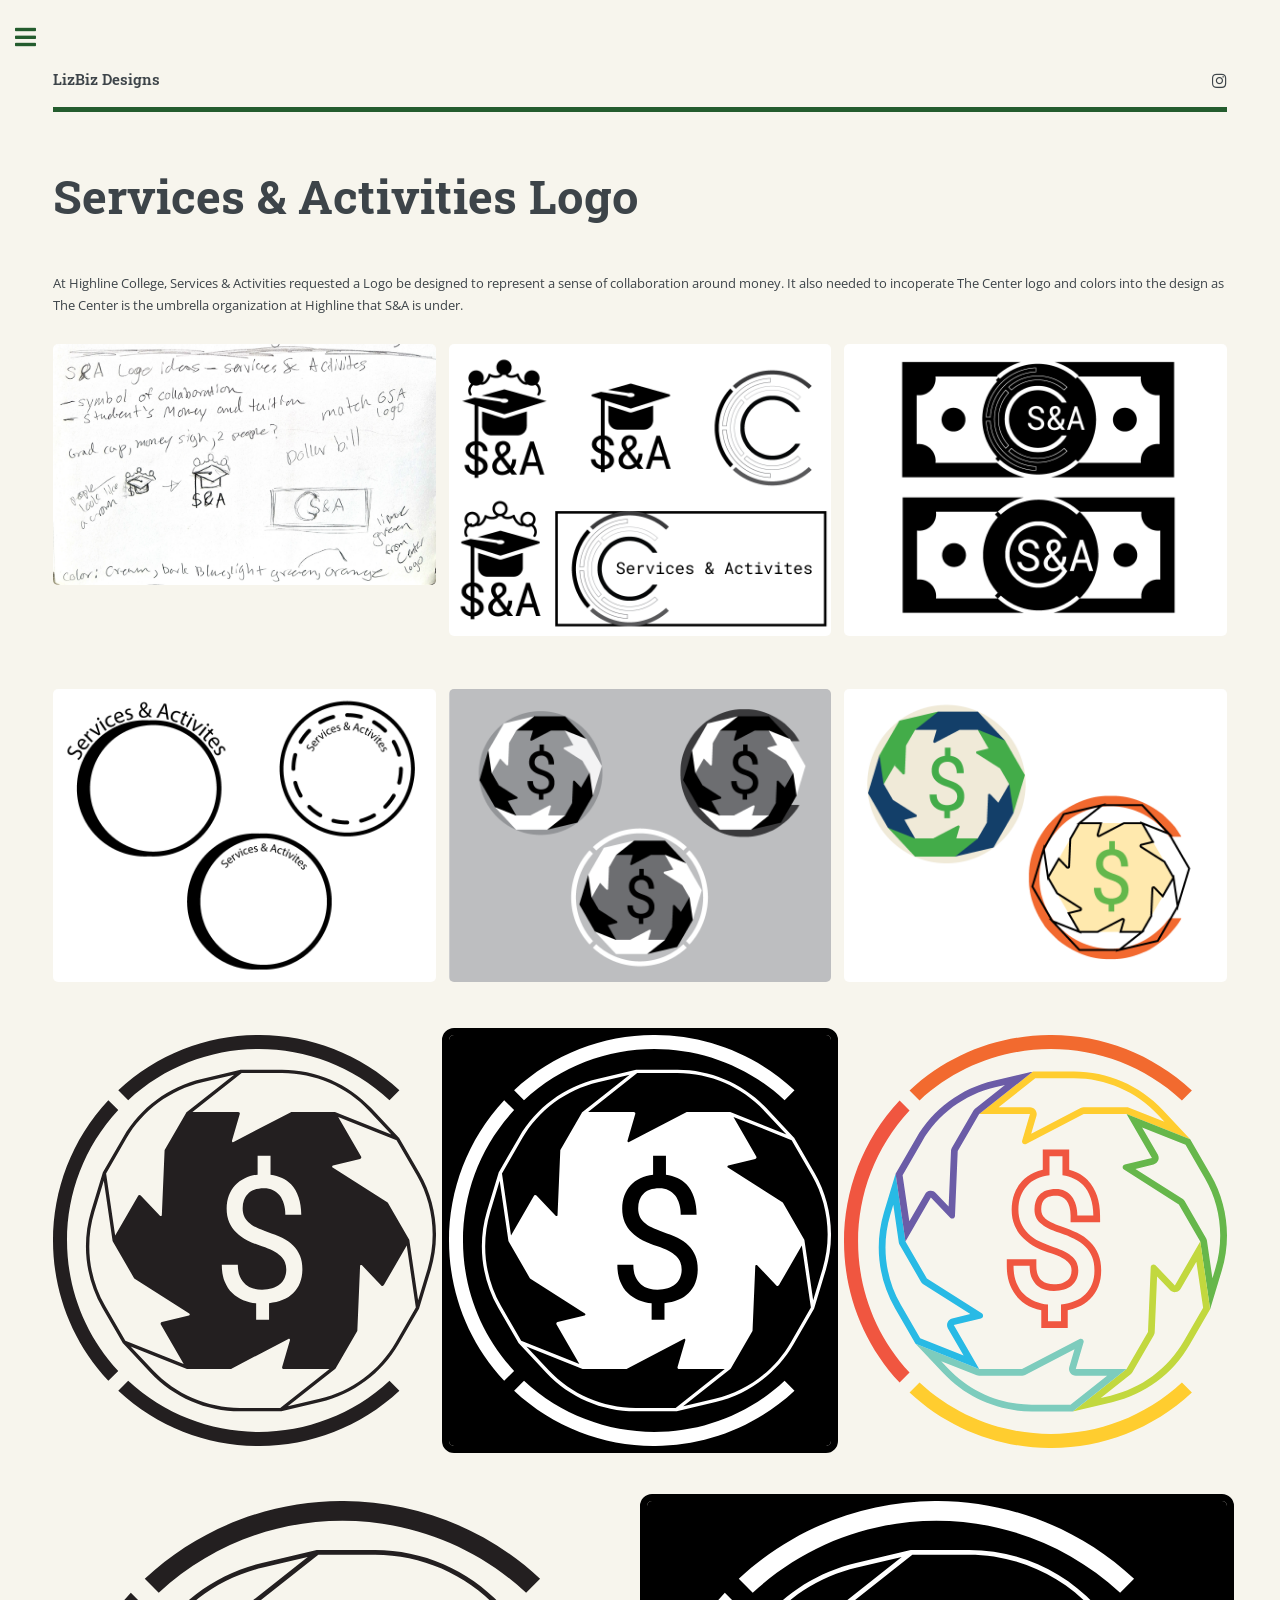
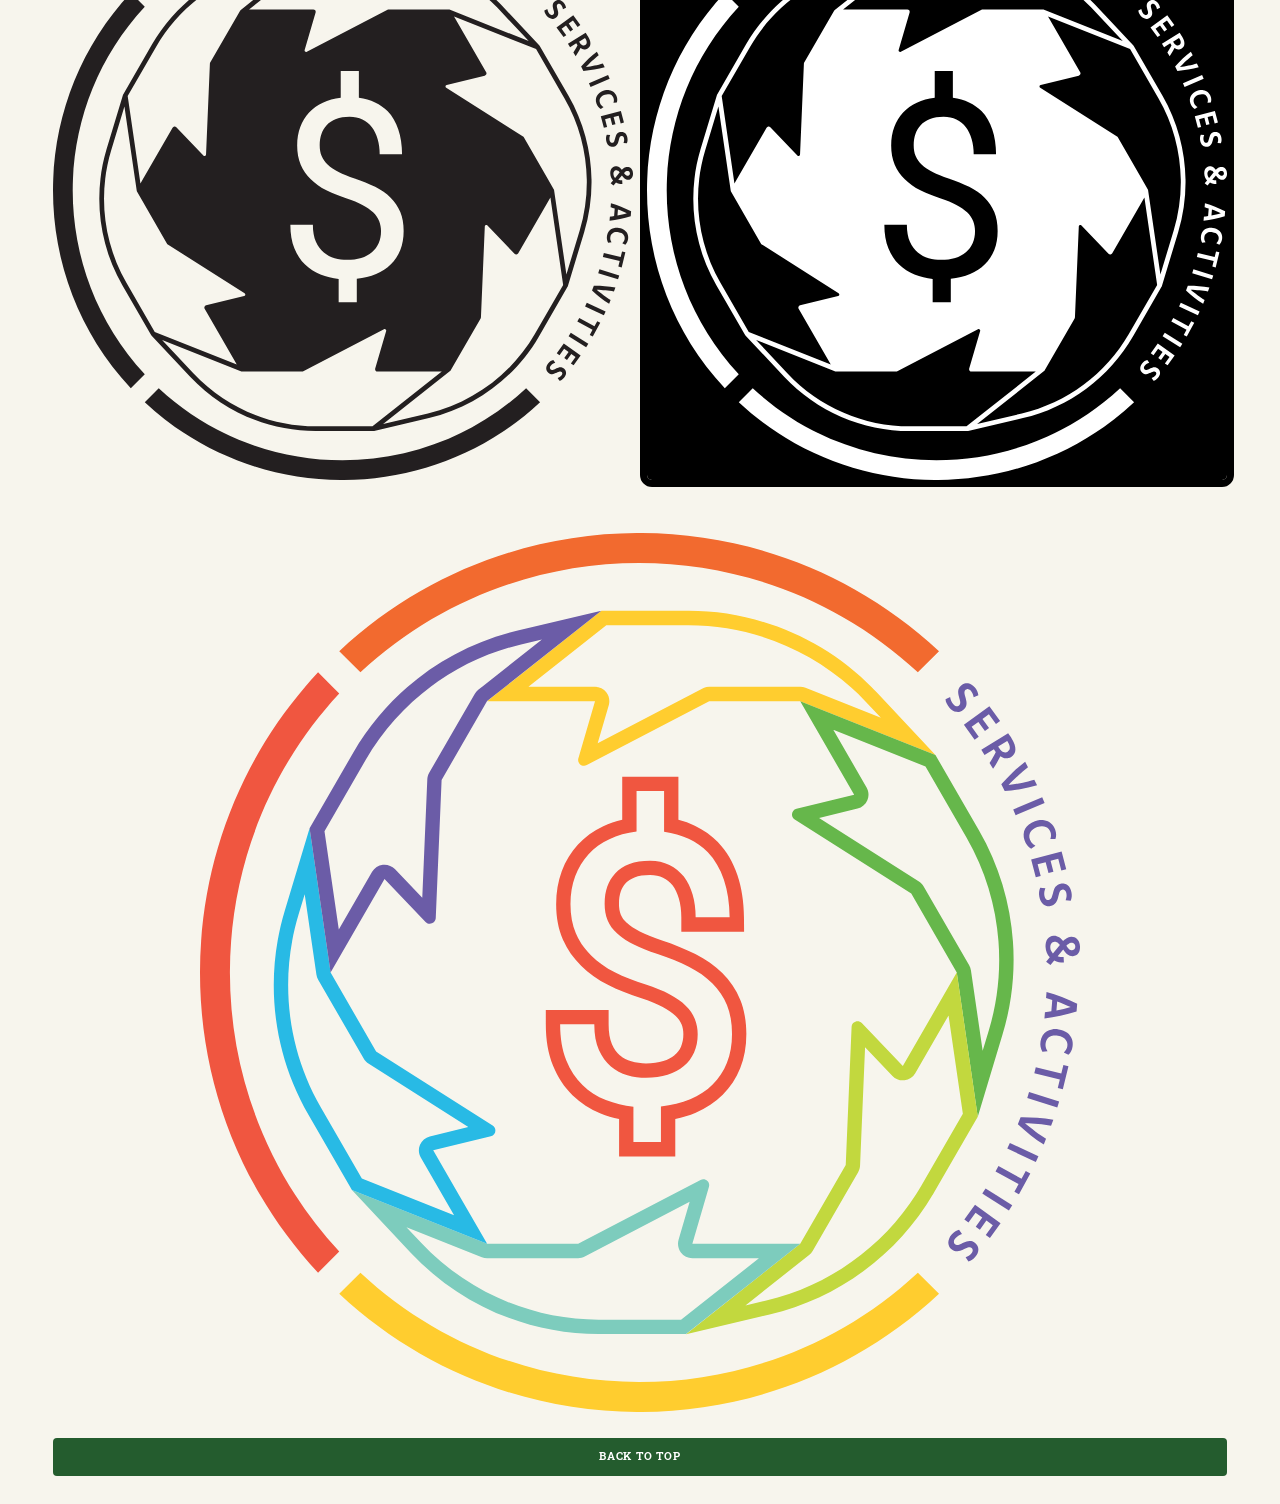
<file: s&a.html>
<!DOCTYPE HTML>
<!--
	Editorial by HTML5 UP
	html5up.net | @ajlkn
	Free for personal and commercial use under the CCA 3.0 license (html5up.net/license)
-->
<html>
	<head>
		<title>LizBiz Designs</title>
		<meta charset="utf-8" />
		<meta name="viewport" content="width=device-width, initial-scale=1, user-scalable=no" />
		<link rel="stylesheet" href="assets/css/main.css" />
	</head>
	<body class="is-preload">

		<!-- Wrapper -->
			<div id="wrapper">

				<!-- Main -->
					<div id="main">
						<div class="inner">

							<!-- Header -->
								<header id="header">
									<a href="index.html" class="logo"><strong>LizBiz Designs</strong></a>
									<ul class="icons">
										<!--<li><a href="#" class="icon brands fa-twitter"><span class="label">Twitter</span></a></li>
										<li><a href="#" class="icon brands fa-facebook-f"><span class="label">Facebook</span></a></li>
										<li><a href="#" class="icon brands fa-snapchat-ghost"><span class="label">Snapchat</span></a></li>-->
										<li><a href="https://www.instagram.com/lizbizdesigns/" class="icon brands fa-instagram"><span class="label">Instagram</span></a></li>
										<!--<li><a href="#" class="icon brands fa-medium-m"><span class="label">Medium</span></a></li>-->
									</ul>
								</header>

							<!-- Banner -->
								<section>
									<header class="main">
										<h1>Services & Activities Logo</h1>
									</header>
									<p>At Highline College, Services & Activities requested a Logo be designed to represent a sense of collaboration around money. It also needed to incoperate The Center logo and colors into the design as The Center is the umbrella organization at Highline that S&A is under.</p>
													<div class="box alt">
														<ul class="actions fit">
																<li><span class="image fit"><img src="images/Logos&Branding/S&A/S&A Sketches.jpg" alt="" /></span></li>
																<li><span class="image fit"><img src="images/Logos&Branding/S&A/Artboard 1.png" alt="" /></span></li>
																<li><span class="image fit"><img src="images/Logos&Branding/S&A/Artboard 2.png" alt="" /></span></li>
															 </ul>
															 <ul class="actions fit">
																<li><span class="image fit"><img src="images/Logos&Branding/S&A/Artboard 3.png" alt="" /></span></li>
																<li><span class="image fit"><img src="images/Logos&Branding/S&A/Artboard 4.png" alt="" /></span></li>
																<li><span class="image fit"><img src="images/Logos&Branding/S&A/Artboard 5.png" alt="" /></span></li>
															 </ul>
															 <ul class="actions fit">
																<li><span class="image fit"><img src="images/Logos&Branding/S&A/Icon-Black.svg" alt="" /></span></li>
																<li><span class="image fit"><img src="images/Logos&Branding/S&A/Icon-White.svg" style="background-color:black; outline: 7px solid black;" alt="" /></span></li>
																<li><span class="image fit"><img src="images/Logos&Branding/S&A/Icon-Color.svg" alt="" /></span></li>
															 </ul>
															<ul class="actions fit">
																<li><span class="image fit"><img src="images/Logos&Branding/S&A/Lockup-Black.svg" alt="" /></span></li>
																<li><span class="image fit"><img src="images/Logos&Branding/S&A/Lockup-White.svg" style="background-color:black; outline: 7px solid black;" alt="" /></span></li>
															</ul>
															<span class="image fit"><img src="images/Logos&Branding/S&A/Lockup-Color.svg" style="width: 75%; height: auto; display: block; margin-left: auto; margin-right: auto;" alt="" /></span>
													</div>
									<a href="#" class="button primary fit">Back To Top</a>
								</section>
						</div>
					</div>

				<!-- Sidebar -->
					<div id="sidebar">
						<div class="inner">

							<!-- Search
								<section id="search" class="alt">
									<form method="post" action="#">
										<input type="text" name="query" id="query" placeholder="Search" />
									</form>
								</section>
							-->
							<!-- Logo -->
								<div class="logo-container">
									<a href="index.html"><img src="images/Logos&Branding/LizBizDesigns/Lockup-Color.svg" alt=""/></a>
								</div>
							<!-- Menu -->
								<nav id="menu">
									<header class="major">
										<h2>Menu</h2>
									</header>
									<ul>
										<li><a href="index.html">Home</a></li>
										<li>
											<span class="opener">Portfolio</span>
											<ul>
												<li><a href="cru-mug.html">Cru Mug</a></li>
												<li><a href="fish-hunters.html">Fish Hunters</a></li>
												<li><a href="encounter.html">Encounter</a></li>
												<li><a href="cru-promo.html">Cru Promotional Material</a></li>
												<li><a href="starbucks-cup.html">Starbucks Cold Cup</a></li>
												<li><a href="event-posters.html">Event Posters</a></li>
												<li><a href="illustration.html">Vector Illustrations</a></li>
												<li><a href="image-editing.html">Image Editing</a></li>
												<li><a href="typography.html">Typography</a></li>
												<li><a href="sla.html">Student Legacy Awards</a></li>
												<li><a href="s&a.html">S&A Logo</a></li>
												<!--<li><a href="#">Branding: LizBiz Designs</a></li>
												<li><a href="#">Branding: Wesley Parker</a></li>
												<li><a href="#">Public Speaking Logo</a></li>
												<li><a href="#">Crochet</a></li>
												<li><a href="#">painting</a></li>
												<li><a href="#">Pottery</a></li>
												<li><a href="#">Infographics</a></li>
												<li><a href="#">Branding: NPSC Maintenance</a></li>-->
											</ul>
										</li>
										<li><a href="about.html">About</a></li>
										<!--<li><a href="elements.html">Services</a></li>-->
									</ul>
								</nav>

							<!-- Section -->
								<!--<section>
									<header class="major">
										<h2>Ante interdum</h2>
									</header>
									<div class="mini-posts">
										<article>
											<a href="#" class="image"><img src="images/pic07.jpg" alt="" /></a>
											<p>Aenean ornare velit lacus, ac varius enim lorem ullamcorper dolore aliquam.</p>
										</article>
										<article>
											<a href="#" class="image"><img src="images/pic08.jpg" alt="" /></a>
											<p>Aenean ornare velit lacus, ac varius enim lorem ullamcorper dolore aliquam.</p>
										</article>
										<article>
											<a href="#" class="image"><img src="images/pic09.jpg" alt="" /></a>
											<p>Aenean ornare velit lacus, ac varius enim lorem ullamcorper dolore aliquam.</p>
										</article>
									</div>
									<ul class="actions">
										<li><a href="#" class="button">More</a></li>
									</ul>
								</section>-->

							<!-- Section -->
								<section>
									<header class="major">
										<h2>Contact</h2>
									</header>
									<p>Need a graphic designer or have questions? Get in touch below.</p>
									<ul class="contact">
										<li class="icon solid fa-envelope"><a href="mailto:Lizzie@lizbizDesigns.com">Lizzie@LizBizDesigns.com</a></li>
										<li class="icon solid icon brands fa-instagram"><a href="https://www.instagram.com/lizbizdesigns/">LizBiz Designs</a></li>
										<!--<li class="icon solid fa-home">adress would go here<br />
										</li> -->
									</ul>
								</section>

							<!-- Footer -->
								<footer id="footer">
									<p class="copyright">&copy; 2026 LizBiz Designs. All rights reserved.</p>
								</footer>

						</div>
					</div>

			</div>

		<!-- Scripts -->
			<script src="assets/js/jquery.min.js"></script>
			<script src="assets/js/browser.min.js"></script>
			<script src="assets/js/breakpoints.min.js"></script>
			<script src="assets/js/util.js"></script>
			<script src="assets/js/main.js"></script>

	</body>
</html>
</file>
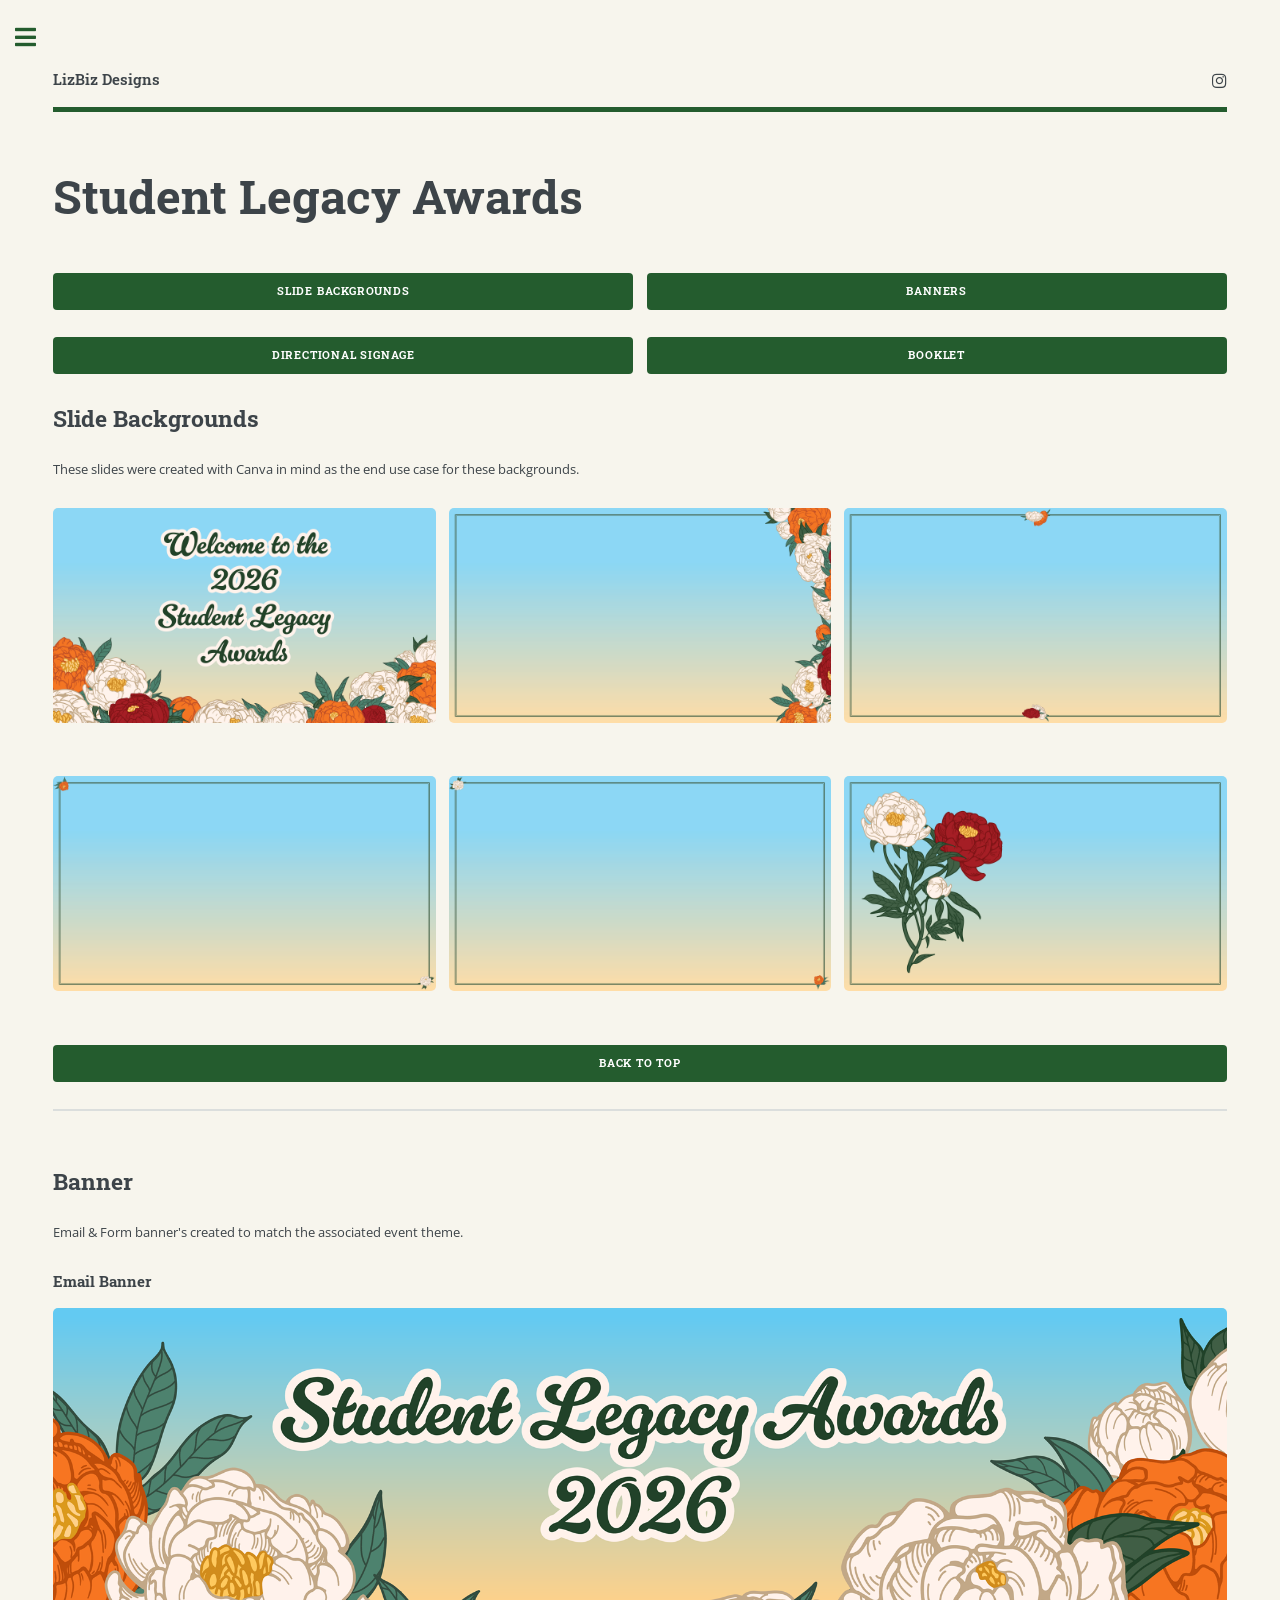
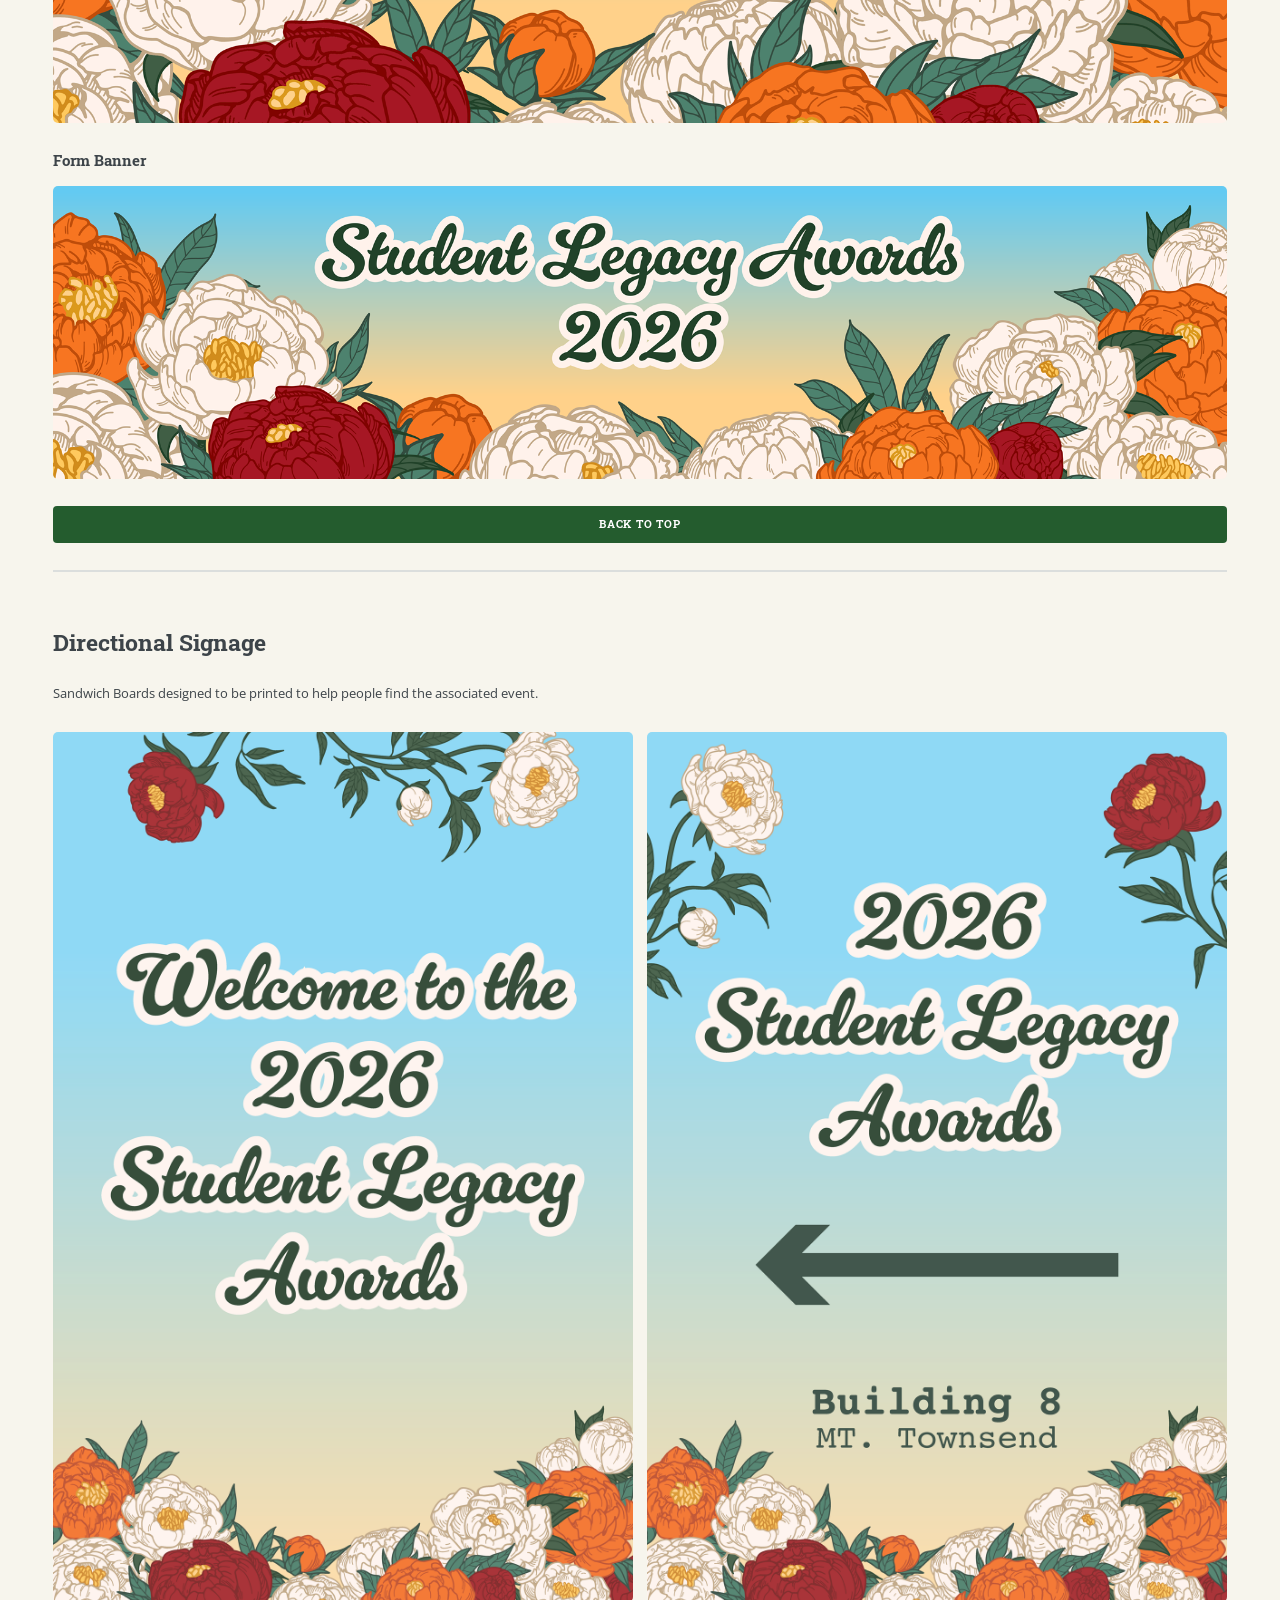
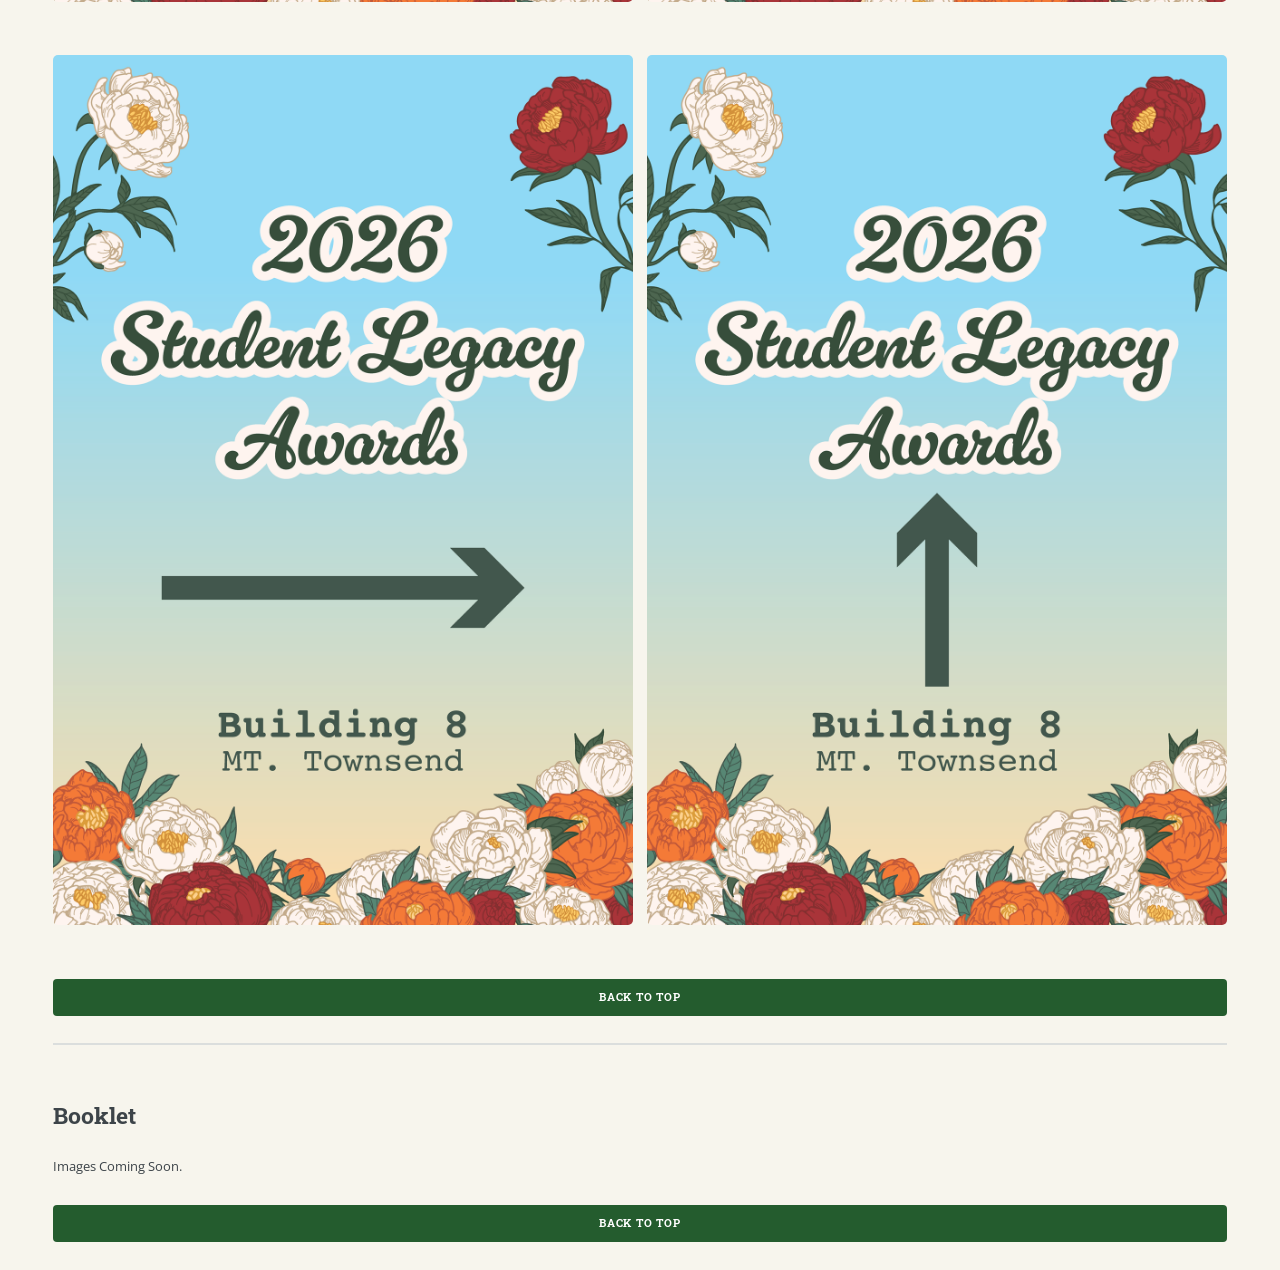
<file: sla.html>
<!DOCTYPE HTML>
<!--
	Editorial by HTML5 UP
	html5up.net | @ajlkn
	Free for personal and commercial use under the CCA 3.0 license (html5up.net/license)
-->
<html>
	<head>
		<title>LizBiz Designs</title>
		<meta charset="utf-8" />
		<meta name="viewport" content="width=device-width, initial-scale=1, user-scalable=no" />
		<link rel="stylesheet" href="assets/css/main.css" />
	</head>
	<body class="is-preload">

		<!-- Wrapper -->
			<div id="wrapper">

				<!-- Main -->
					<div id="main">
						<div class="inner">

							<!-- Header -->
								<header id="header">
									<a href="index.html" class="logo"><strong>LizBiz Designs</strong></a>
									<ul class="icons">
										<!--<li><a href="#" class="icon brands fa-twitter"><span class="label">Twitter</span></a></li>
										<li><a href="#" class="icon brands fa-facebook-f"><span class="label">Facebook</span></a></li>
										<li><a href="#" class="icon brands fa-snapchat-ghost"><span class="label">Snapchat</span></a></li>-->
										<li><a href="https://www.instagram.com/lizbizdesigns/" class="icon brands fa-instagram"><span class="label">Instagram</span></a></li>
										<!--<li><a href="#" class="icon brands fa-medium-m"><span class="label">Medium</span></a></li>-->
									</ul>
								</header>
							<!-- Banner -->			
								<section>
									<header class="main">
										<h1>Student Legacy Awards</h1>
									</header>
													<ul class="actions fit">
														<li><a href="#slide" class="button primary fit">Slide Backgrounds</a></li>
														<li><a href="#banners" class="button primary fit">Banners</a></li>
													</ul>
													<ul class="actions fit">
														<li><a href="#signage" class="button primary fit">Directional Signage</a></li>
														<li><a href="#book" class="button primary fit">Booklet</a></li>
													</ul>
									<h2 id="slide">Slide Backgrounds</h2>
									<p>These slides were created with Canva in mind as the end use case for these backgrounds.</p>
													<div class="box alt">
														<ul class="actions fit">
																<li><span class="image fit"><img src="images/SLA/Canva Slide backgrounds.png" alt="" /></span></li>
																<li><span class="image fit"><img src="images/SLA/Canva Slide backgrounds2.png" alt="" /></span></li>
																<li><span class="image fit"><img src="images/SLA/Canva Slide backgrounds3.png" alt="" /></span></li>
															 </ul>
															 <ul class="actions fit">
																<li><span class="image fit"><img src="images/SLA/Canva Slide backgrounds4.png" alt="" /></span></li>
																<li><span class="image fit"><img src="images/SLA/Canva Slide backgrounds5.png" alt="" /></span></li>
																<li><span class="image fit"><img src="images/SLA/Canva Slide backgrounds6.png" alt="" /></span></li>
															 </ul>
													</div>
									<a href="#" class="button primary fit">Back To Top</a>
								</section>	
								<!-- Section -->
								<section>
									<h2 id="banners">Banner</h2>
										<p>Email & Form banner's created to match the associated event theme.</p>
										<span class="image fit"><h4>Email Banner</h4><img src="images/SLA/Student Legacy Awards 2026 - Email Banner.png" alt="" /></span>
										<span class="image fit"><h4>Form Banner</h4><img src="images/SLA/Student Legacy Awards 2026 - Forms Banner.png" alt="" /></span>
									<a href="#" class="button primary fit">Back To Top</a>
								</section>
								<!-- Section -->
								<section>
									<h2 id="signage">Directional Signage</h2>
										<p>Sandwich Boards designed to be printed to help people find the associated event.</p>
													<ul class="actions fit">
														<li><span class="image fit"><img src="images/SLA/Student Legacy Welcome Sandwich.png" alt="" /></span></li>
														<li><span class="image fit"><img src="images/SLA/Student Legacy Directional Signage Pointing Left.png" alt="" /></span></li>
													</ul>
													<ul class="actions fit">
														<li><span class="image fit"><img src="images/SLA/Student Legacy Directional Signage Pointing Right.png" alt="" /></span></li>
														<li><span class="image fit"><img src="images/SLA/Student Legacy Directional Signage Pointing Up.png" alt="" /></span></li>
													</ul>
										
									<a href="#" class="button primary fit">Back To Top</a>
								</section>
								<!-- Section -->
								<section>
									<h2 id="book">Booklet</h2>
										<p>Images Coming Soon.</p>
										<!--<div class="box alt">
														<div class="row gtr-50 gtr-uniform">
															<span class="image fit"><img src="images/Fish Hunters/App/Wire Frames static.png" alt="" /></span>
															<span class="image fit"><img src="images/Fish Hunters/App/Wire Frames Fuctional.png" alt="" /></span>
															<div class="col-4"><span class="image fit"><img src="images/Fish Hunters/App/Wireframes test phone.png" alt="" /></span></div>
															<div class="col-4"><span class="image fit"><img src="images/Fish Hunters/App/Thermal Water Bottle.png" alt="" /></span></div>
															<div class="col-4"><span class="image fit"><img src="images/Fish Hunters/App/Axolotl Hoodie.png" alt="" /></span></div>-->
															<!-- Break -->
															<!--<div class="col-4"><span class="image fit"><img src="images/Fish Hunters/App/T-shirt.png" alt="" /></span></div>
															<div class="col-4"><span class="image fit"><img src="images/Fish Hunters/App/Cap Front.png" alt="" /></span></div>
															<div class="col-4"><span class="image fit"><img src="images/Fish Hunters/App/Coffee Mugs.png" alt="" /></span></div>
															<span class="image fit"><img src="images/Fish Hunters/App/UI UX Design.png" alt="" /></span>-->
															<!-- Break -->
															<!--<div class="col-4"><span class="image fit"><img src="images/Fish Hunters/App/UI UX test main page.png" alt="" /></span></div>
															<div class="col-4"><span class="image fit"><img src="images/Fish Hunters/App/UI UX Menu Test.png" alt="" /></span></div>
															<div class="col-4"><span class="image fit"><img src="images/Fish Hunters/App/UI UX test.png" alt="" /></span></div>-->
														<!--</div>
													</div>-->
									<a href="#" class="button primary fit">Back To Top</a>
								</section>
						</div>
					</div>

				<!-- Sidebar -->
					<div id="sidebar">
						<div class="inner">

							<!-- Search
								<section id="search" class="alt">
									<form method="post" action="#">
										<input type="text" name="query" id="query" placeholder="Search" />
									</form>
								</section>
							-->
							<!-- Logo -->
								<div class="logo-container">
									<a href="index.html"><img src="images/Logos&Branding/LizBizDesigns/Lockup-Color.svg" alt=""/></a>
								</div>
							<!-- Menu -->
								<nav id="menu">
									<header class="major">
										<h2>Menu</h2>
									</header>
									<ul>
										<li><a href="index.html">Home</a></li>
										<li>
											<span class="opener">Portfolio</span>
											<ul>
												<li><a href="cru-mug.html">Cru Mug</a></li>
												<li><a href="fish-hunters.html">Fish Hunters</a></li>
												<li><a href="encounter.html">Encounter</a></li>
												<li><a href="cru-promo.html">Cru Promotional Material</a></li>
												<li><a href="starbucks-cup.html">Starbucks Cold Cup</a></li>
												<li><a href="event-posters.html">Event Posters</a></li>
												<li><a href="illustration.html">Vector Illustrations</a></li>
												<li><a href="image-editing.html">Image Editing</a></li>
												<li><a href="typography.html">Typography</a></li>
												<li><a href="sla.html">Student Legacy Awards</a></li>
												<li><a href="s&a.html">S&A Logo</a></li>
												<!--<li><a href="#">Branding: LizBiz Designs</a></li>
												<li><a href="#">Branding: Wesley Parker</a></li>
												<li><a href="#">Public Speaking Logo</a></li>
												<li><a href="#">Crochet</a></li>
												<li><a href="#">painting</a></li>
												<li><a href="#">Pottery</a></li>
												<li><a href="#">Infographics</a></li>
												<li><a href="#">Branding: NPSC Maintenance</a></li>-->
											</ul>
										</li>
										<li><a href="about.html">About</a></li>
										<!--<li><a href="elements.html">Services</a></li>-->
									</ul>
								</nav>

							<!-- Section -->
								<!--<section>
									<header class="major">
										<h2>Ante interdum</h2>
									</header>
									<div class="mini-posts">
										<article>
											<a href="#" class="image"><img src="images/pic07.jpg" alt="" /></a>
											<p>Aenean ornare velit lacus, ac varius enim lorem ullamcorper dolore aliquam.</p>
										</article>
										<article>
											<a href="#" class="image"><img src="images/pic08.jpg" alt="" /></a>
											<p>Aenean ornare velit lacus, ac varius enim lorem ullamcorper dolore aliquam.</p>
										</article>
										<article>
											<a href="#" class="image"><img src="images/pic09.jpg" alt="" /></a>
											<p>Aenean ornare velit lacus, ac varius enim lorem ullamcorper dolore aliquam.</p>
										</article>
									</div>
									<ul class="actions">
										<li><a href="#" class="button">More</a></li>
									</ul>
								</section>-->

							<!-- Section -->
								<section>
									<header class="major">
										<h2>Contact</h2>
									</header>
									<p>Need a graphic designer or have questions? Get in touch below.</p>
									<ul class="contact">
										<li class="icon solid fa-envelope"><a href="mailto:Lizzie@lizbizDesigns.com">Lizzie@LizBizDesigns.com</a></li>
										<li class="icon solid icon brands fa-instagram"><a href="https://www.instagram.com/lizbizdesigns/">LizBiz Designs</a></li>
										<!--<li class="icon solid fa-home">adress would go here<br />
										</li> -->
									</ul>
								</section>

							<!-- Footer -->
								<footer id="footer">
									<p class="copyright">&copy; 2026 LizBiz Designs. All rights reserved.</p>
								</footer>

						</div>
					</div>

			</div>

		<!-- Scripts -->
			<script src="assets/js/jquery.min.js"></script>
			<script src="assets/js/browser.min.js"></script>
			<script src="assets/js/breakpoints.min.js"></script>
			<script src="assets/js/util.js"></script>
			<script src="assets/js/main.js"></script>

	</body>
</html>
</file>
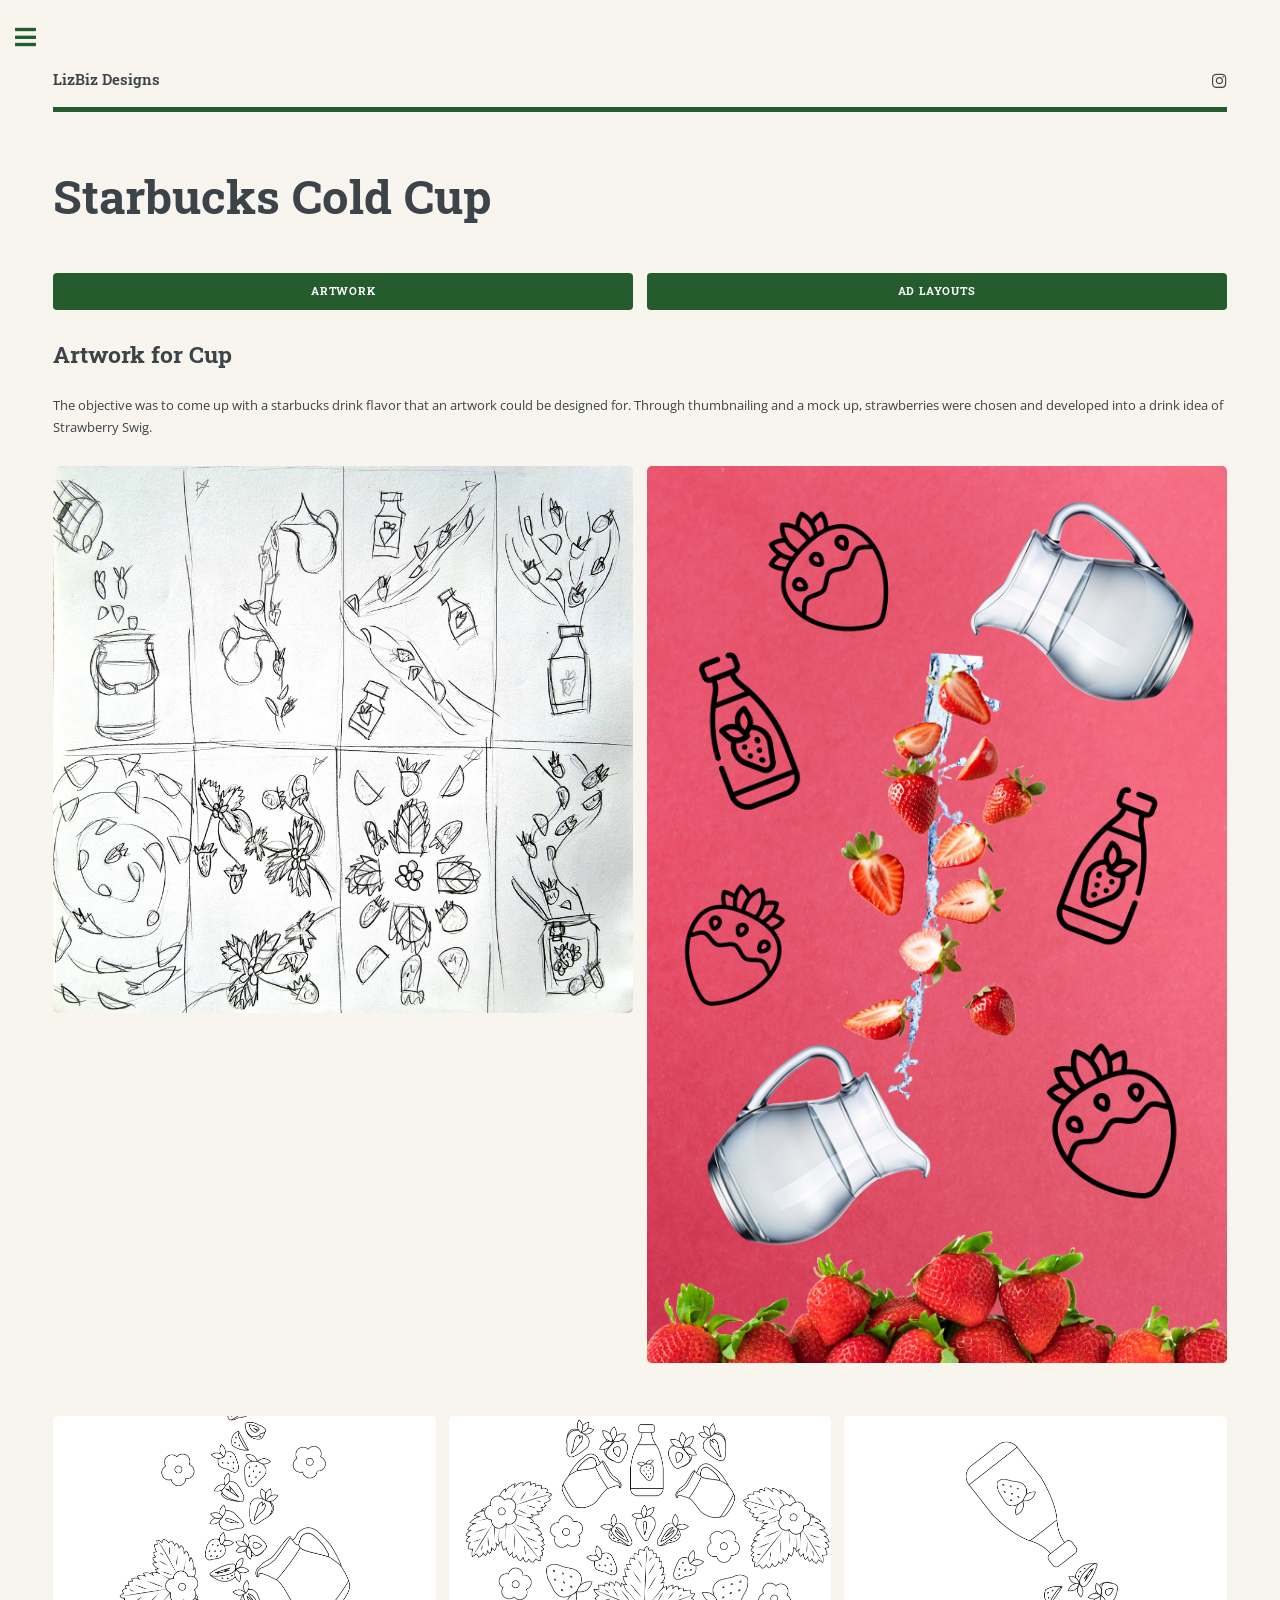
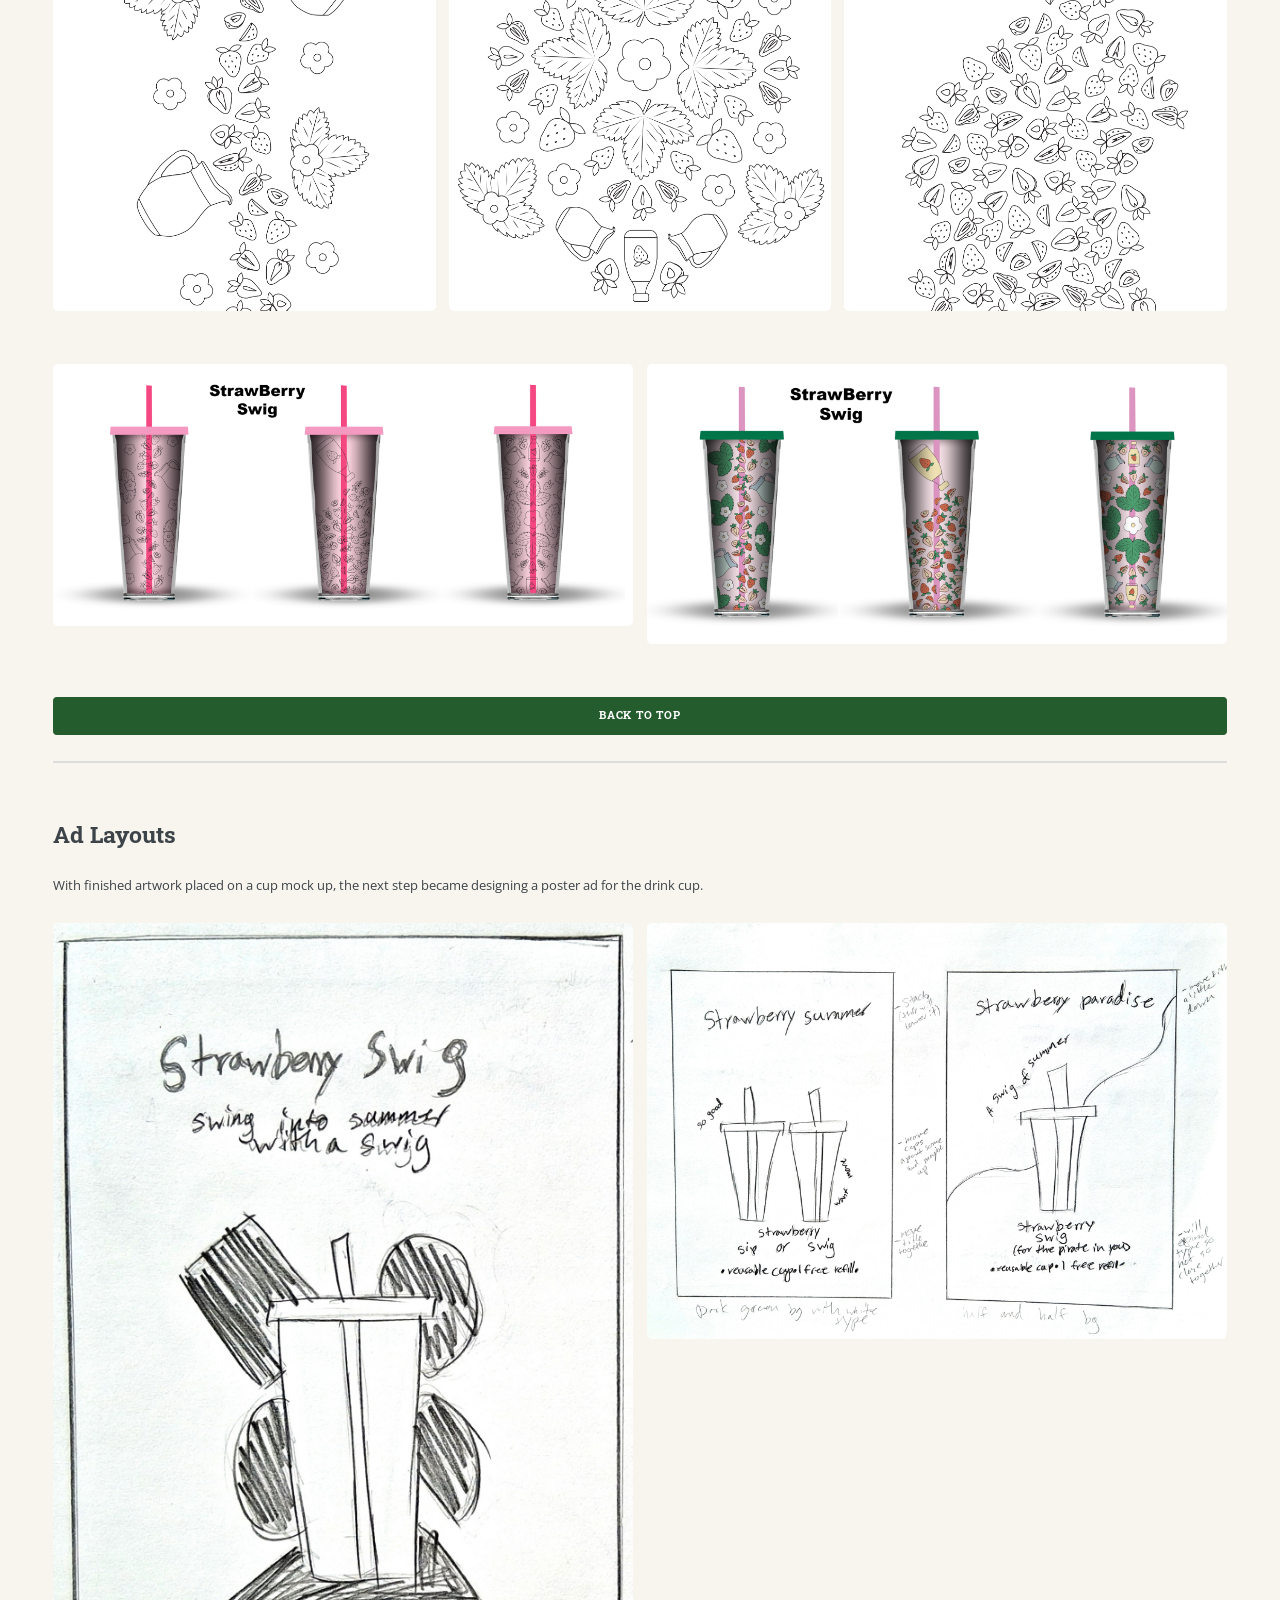
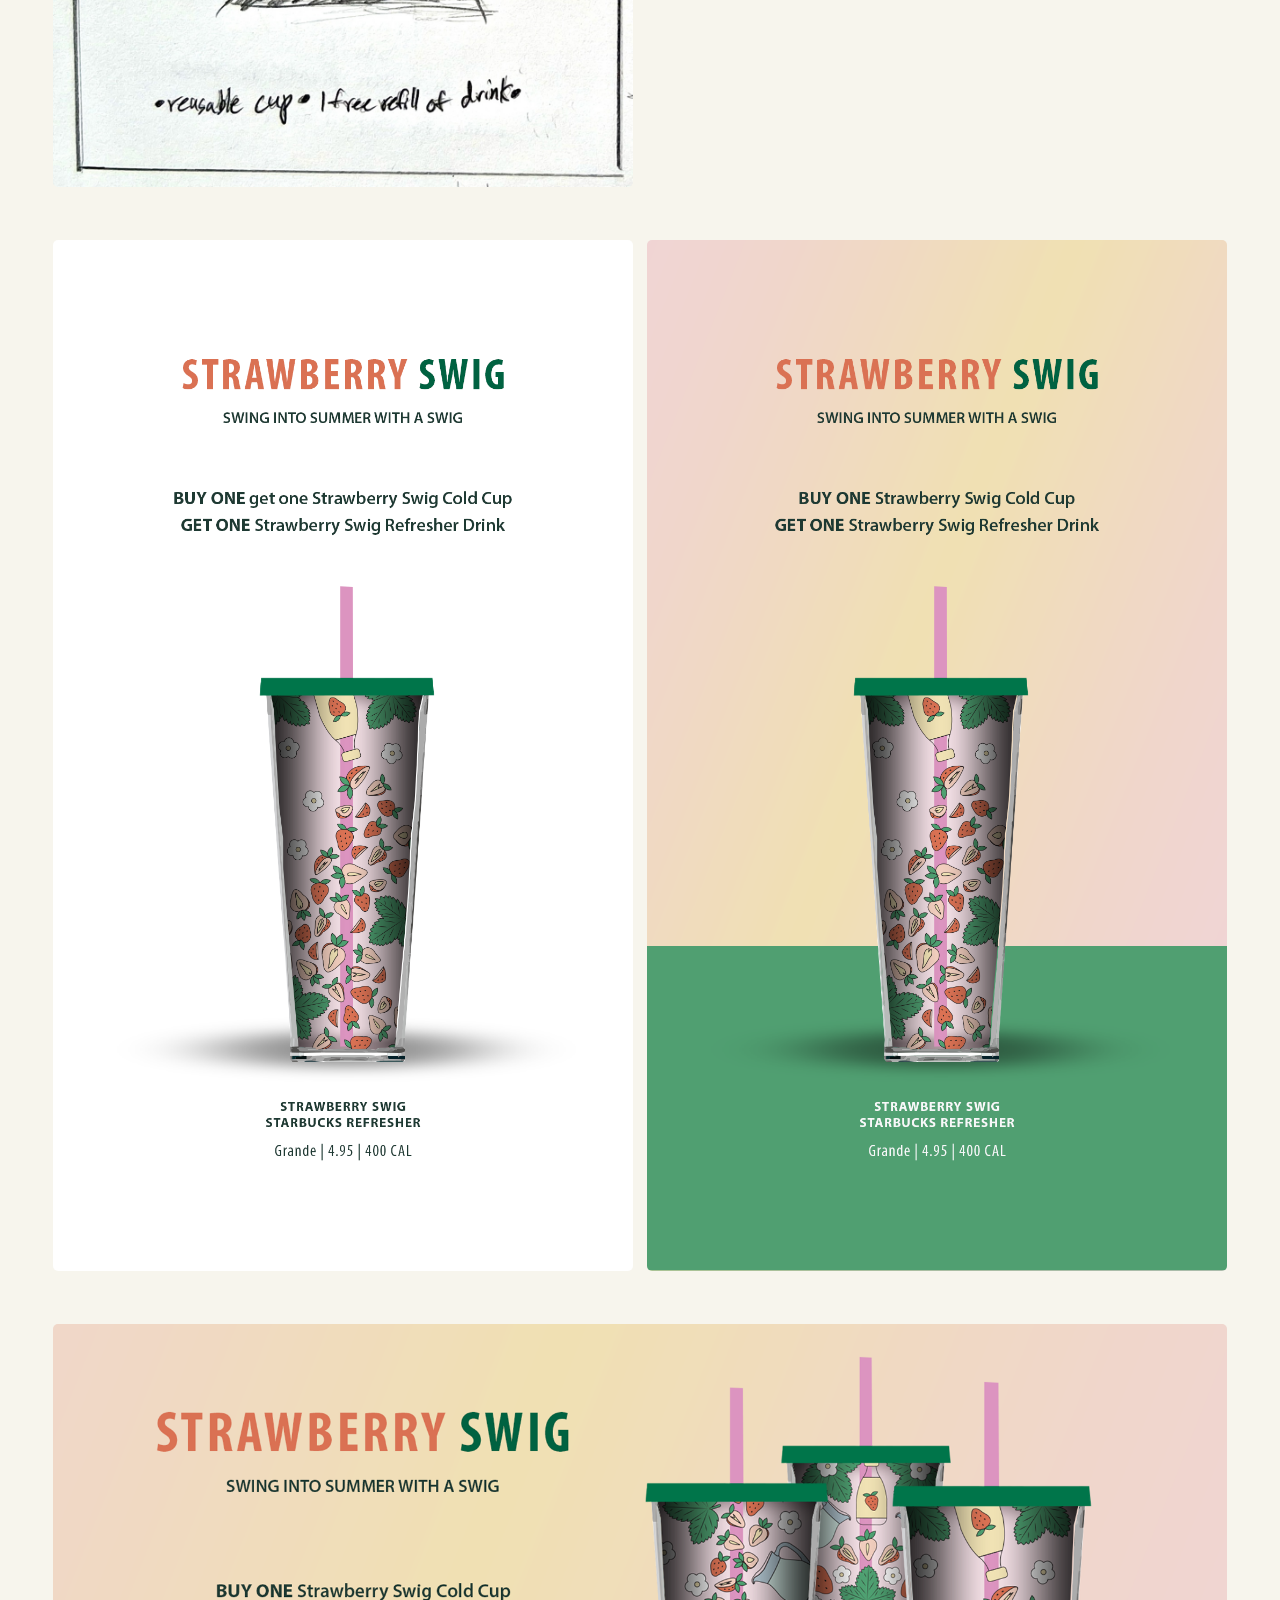
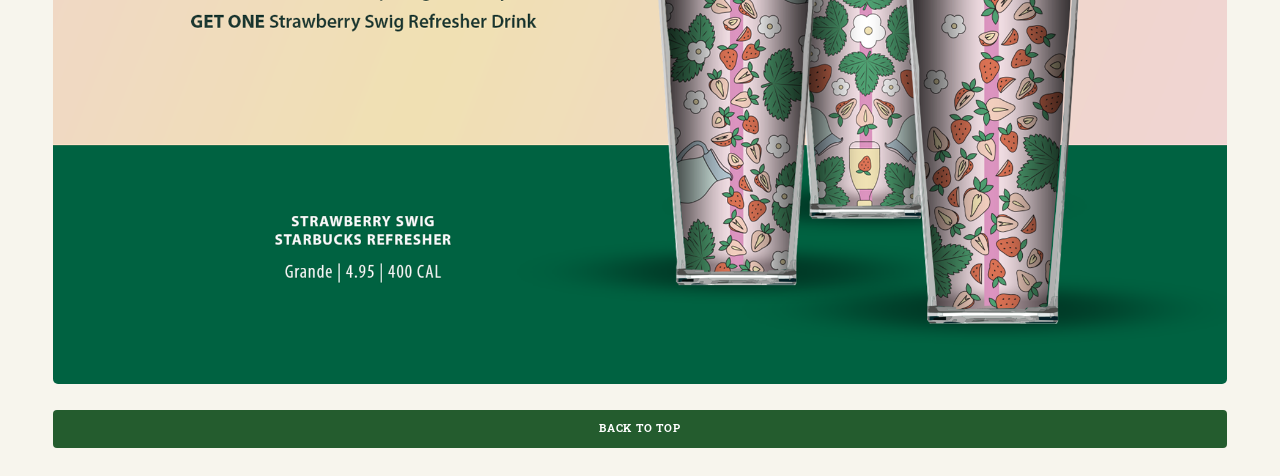
<file: starbucks-cup.html>
<!DOCTYPE HTML>
<!--
	Editorial by HTML5 UP
	html5up.net | @ajlkn
	Free for personal and commercial use under the CCA 3.0 license (html5up.net/license)
-->
<html>
	<head>
		<title>LizBiz Designs</title>
		<meta charset="utf-8" />
		<meta name="viewport" content="width=device-width, initial-scale=1, user-scalable=no" />
		<link rel="stylesheet" href="assets/css/main.css" />
	</head>
	<body class="is-preload">

		<!-- Wrapper -->
			<div id="wrapper">

				<!-- Main -->
					<div id="main">
						<div class="inner">

							<!-- Header -->
								<header id="header">
									<a href="index.html" class="logo"><strong>LizBiz Designs</strong></a>
									<ul class="icons">
										<!--<li><a href="#" class="icon brands fa-twitter"><span class="label">Twitter</span></a></li>
										<li><a href="#" class="icon brands fa-facebook-f"><span class="label">Facebook</span></a></li>
										<li><a href="#" class="icon brands fa-snapchat-ghost"><span class="label">Snapchat</span></a></li>-->
										<li><a href="https://www.instagram.com/lizbizdesigns/" class="icon brands fa-instagram"><span class="label">Instagram</span></a></li>
										<!--<li><a href="#" class="icon brands fa-medium-m"><span class="label">Medium</span></a></li>-->
									</ul>
								</header>

							<!-- Banner -->
								<section>
									<header class="main">
										<h1>Starbucks Cold Cup</h1>
									</header>
									<ul class="actions fit">
														<li><a href="#artwork" class="button primary fit">Artwork</a></li>
														<li><a href="#ad" class="button primary fit">Ad Layouts</a></li>
													</ul>
									<h2 id="artwork">Artwork for Cup</h2>
									<p>The objective was to come up with a starbucks drink flavor that an artwork could be designed for. Through thumbnailing and a mock up, strawberries were chosen and developed into a drink idea of Strawberry Swig.</p>
													<ul class="actions fit">
														<li><span class="image fit"><img src="images/Starbucks cup/Starbucks-cold-cup.jpg" alt="" /></span></li>
														<li><span class="image fit"><img src="images/Starbucks cup/Starbucks cup refresher drinks-1-Strawberry Swig.png" alt="" /></span></li>
													</ul>
													<div class="box alt">
														<ul class="actions fit">
																<li><span class="image fit"><img src="images/Starbucks cup/Strawberry Cold Cup Vector-1.png" alt="" /></span></li>
																<li><span class="image fit"><img src="images/Starbucks cup/Strawberry Cold Cup Vector-2.png" alt="" /></span></li>
																<li><span class="image fit"><img src="images/Starbucks cup/Strawberry Cold Cup Vector-3.png" alt="" /></span></li>
															 </ul>
													</div>
													<ul class="actions fit">
														<li><span class="image fit"><img src="images/Starbucks cup/ver 0 (all) Starbucks Cold Cup.png" alt="" /></span></li>
														<li><span class="image fit"><img src="images/Starbucks cup/ver 0 Color (all) Starbucks Cold Cup.png" alt="" /></span></li>
													</ul>
									<a href="#" class="button primary fit">Back To Top</a>
								</section>
								<section>
									<h2 id="ad">Ad Layouts</h2>
									<p>With finished artwork placed on a cup mock up, the next step became designing a poster ad for the drink cup.</p>
													<ul class="actions fit">
														<li><span class="image fit"><img src="images/Starbucks cup/starbucks ad layout 1.jpg" alt="" /></span></li>
														<li><span class="image fit"><img src="images/Starbucks cup/starbucks ad layout 2.jpg" alt="" /></span></li>
													</ul>
													<ul class="actions fit">
														<li><span class="image fit"><img src="images/Starbucks cup/Starbucks Cold Cup AD1.png" alt="" /></span></li>
														<li><span class="image fit"><img src="images/Starbucks cup/Starbucks Cold Cup AD1 Color.png" alt="" /></span></li>
													</ul>
										<span class="image fit"><img src="images/Starbucks cup/All Starbucks Cold Cup AD Series.png" alt="" /></span>
									<a href="#" class="button primary fit">Back To Top</a>
								</section>
							
						</div>
					</div>

				<!-- Sidebar -->
					<div id="sidebar">
						<div class="inner">

							<!-- Search
								<section id="search" class="alt">
									<form method="post" action="#">
										<input type="text" name="query" id="query" placeholder="Search" />
									</form>
								</section>
							-->
							<!-- Logo -->
								<div class="logo-container">
									<a href="index.html"><img src="images/Logos&Branding/LizBizDesigns/Lockup-Color.svg" alt=""/></a>
								</div>
							<!-- Menu -->
								<nav id="menu">
									<header class="major">
										<h2>Menu</h2>
									</header>
									<ul>
										<li><a href="index.html">Home</a></li>
										<li>
											<span class="opener">Portfolio</span>
											<ul>
												<li><a href="cru-mug.html">Cru Mug</a></li>
												<li><a href="fish-hunters.html">Fish Hunters</a></li>
												<li><a href="encounter.html">Encounter</a></li>
												<li><a href="cru-promo.html">Cru Promotional Material</a></li>
												<li><a href="starbucks-cup.html">Starbucks Cold Cup</a></li>
												<li><a href="event-posters.html">Event Posters</a></li>
												<li><a href="illustration.html">Vector Illustrations</a></li>
												<li><a href="image-editing.html">Image Editing</a></li>
												<li><a href="typography.html">Typography</a></li>
												<li><a href="sla.html">Student Legacy Awards</a></li>
												<li><a href="s&a.html">S&A Logo</a></li>
												<!--<li><a href="#">Branding: LizBiz Designs</a></li>
												<li><a href="#">Branding: Wesley Parker</a></li>
												<li><a href="#">Public Speaking Logo</a></li>
												<li><a href="#">Crochet</a></li>
												<li><a href="#">painting</a></li>
												<li><a href="#">Pottery</a></li>
												<li><a href="#">Infographics</a></li>
												<li><a href="#">Branding: NPSC Maintenance</a></li>-->
											</ul>
										</li>
										<li><a href="about.html">About</a></li>
										<!--<li><a href="elements.html">Services</a></li>-->
									</ul>
								</nav>

							<!-- Section -->
								<!--<section>
									<header class="major">
										<h2>Ante interdum</h2>
									</header>
									<div class="mini-posts">
										<article>
											<a href="#" class="image"><img src="images/pic07.jpg" alt="" /></a>
											<p>Aenean ornare velit lacus, ac varius enim lorem ullamcorper dolore aliquam.</p>
										</article>
										<article>
											<a href="#" class="image"><img src="images/pic08.jpg" alt="" /></a>
											<p>Aenean ornare velit lacus, ac varius enim lorem ullamcorper dolore aliquam.</p>
										</article>
										<article>
											<a href="#" class="image"><img src="images/pic09.jpg" alt="" /></a>
											<p>Aenean ornare velit lacus, ac varius enim lorem ullamcorper dolore aliquam.</p>
										</article>
									</div>
									<ul class="actions">
										<li><a href="#" class="button">More</a></li>
									</ul>
								</section>-->

							<!-- Section -->
								<section>
									<header class="major">
										<h2>Contact</h2>
									</header>
									<p>Need a graphic designer or have questions? Get in touch below.</p>
									<ul class="contact">
										<li class="icon solid fa-envelope"><a href="mailto:Lizzie@lizbizDesigns.com">Lizzie@LizBizDesigns.com</a></li>
										<li class="icon solid icon brands fa-instagram"><a href="https://www.instagram.com/lizbizdesigns/">LizBiz Designs</a></li>
										<!--<li class="icon solid fa-home">adress would go here<br />
										</li> -->
									</ul>
								</section>

							<!-- Footer -->
								<footer id="footer">
									<p class="copyright">&copy; 2026 LizBiz Designs. All rights reserved.</p>
								</footer>

						</div>
					</div>

			</div>

		<!-- Scripts -->
			<script src="assets/js/jquery.min.js"></script>
			<script src="assets/js/browser.min.js"></script>
			<script src="assets/js/breakpoints.min.js"></script>
			<script src="assets/js/util.js"></script>
			<script src="assets/js/main.js"></script>

	</body>
</html>
</file>
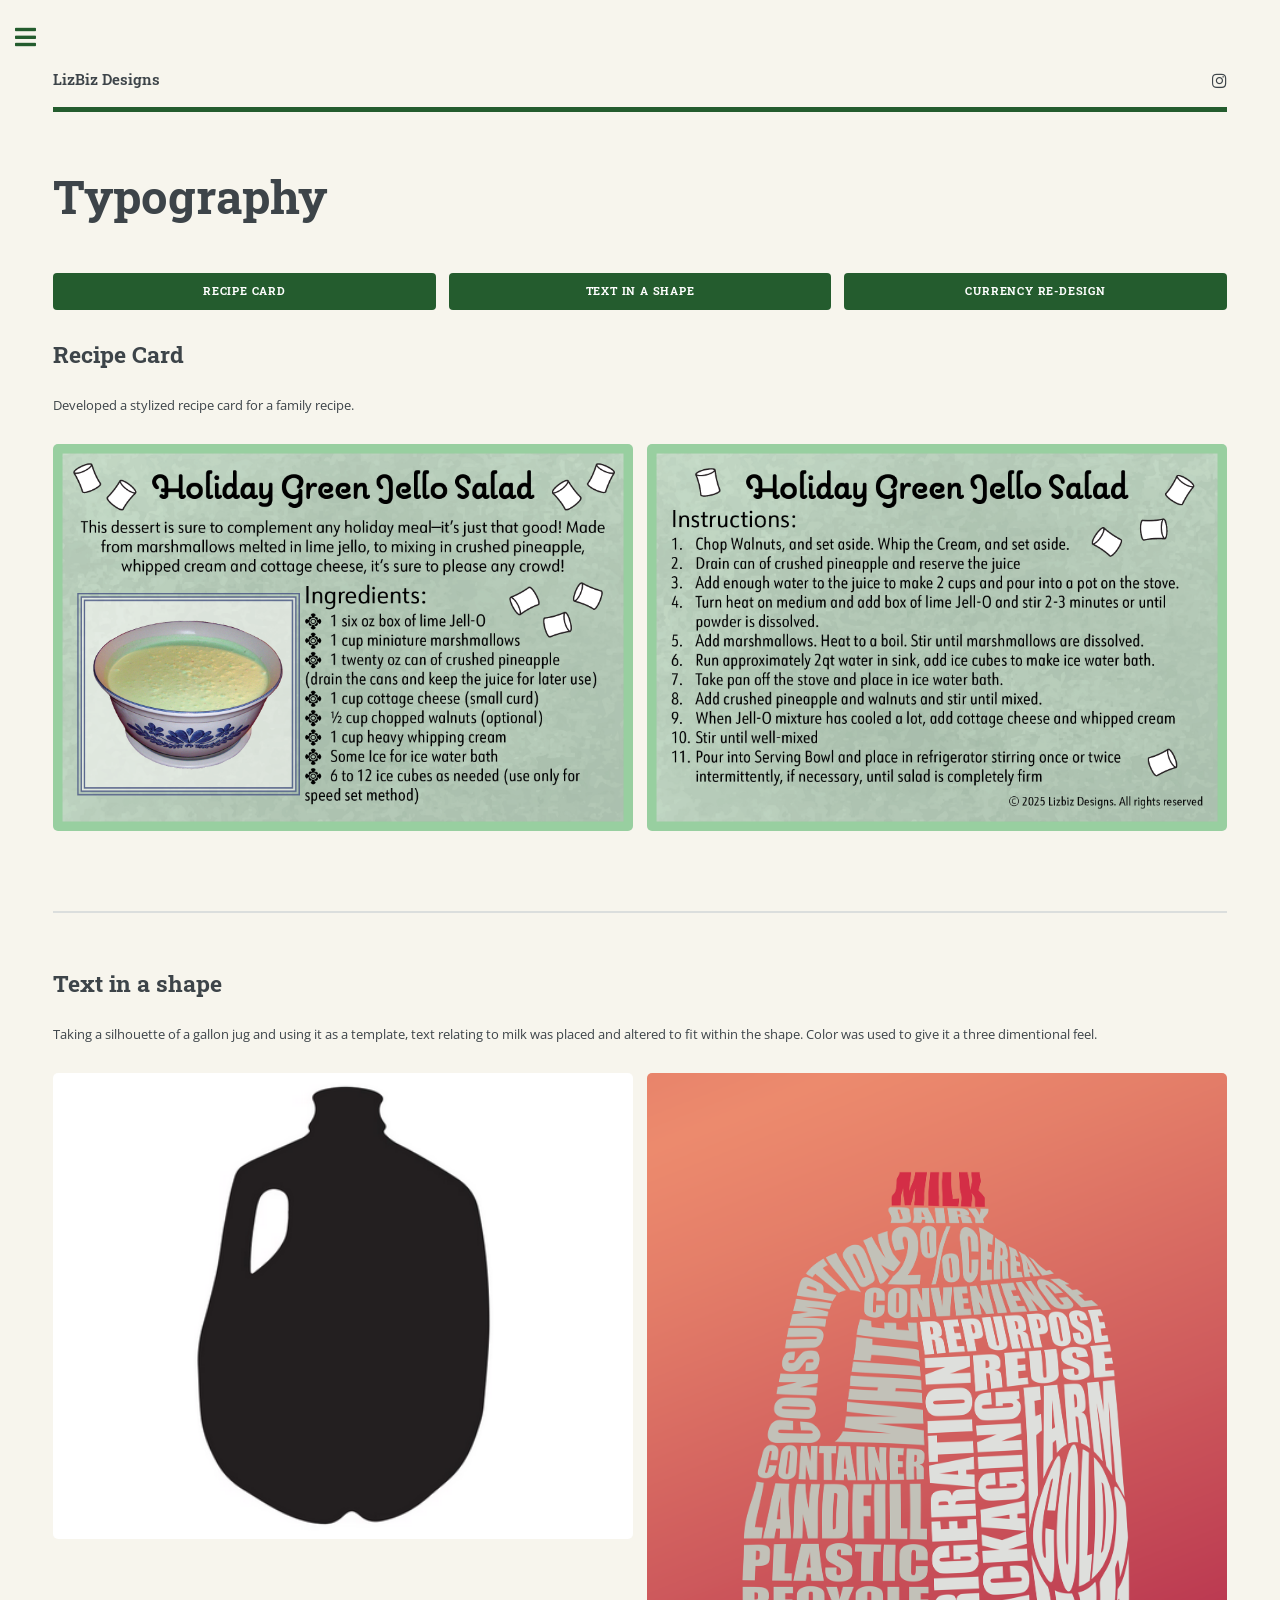
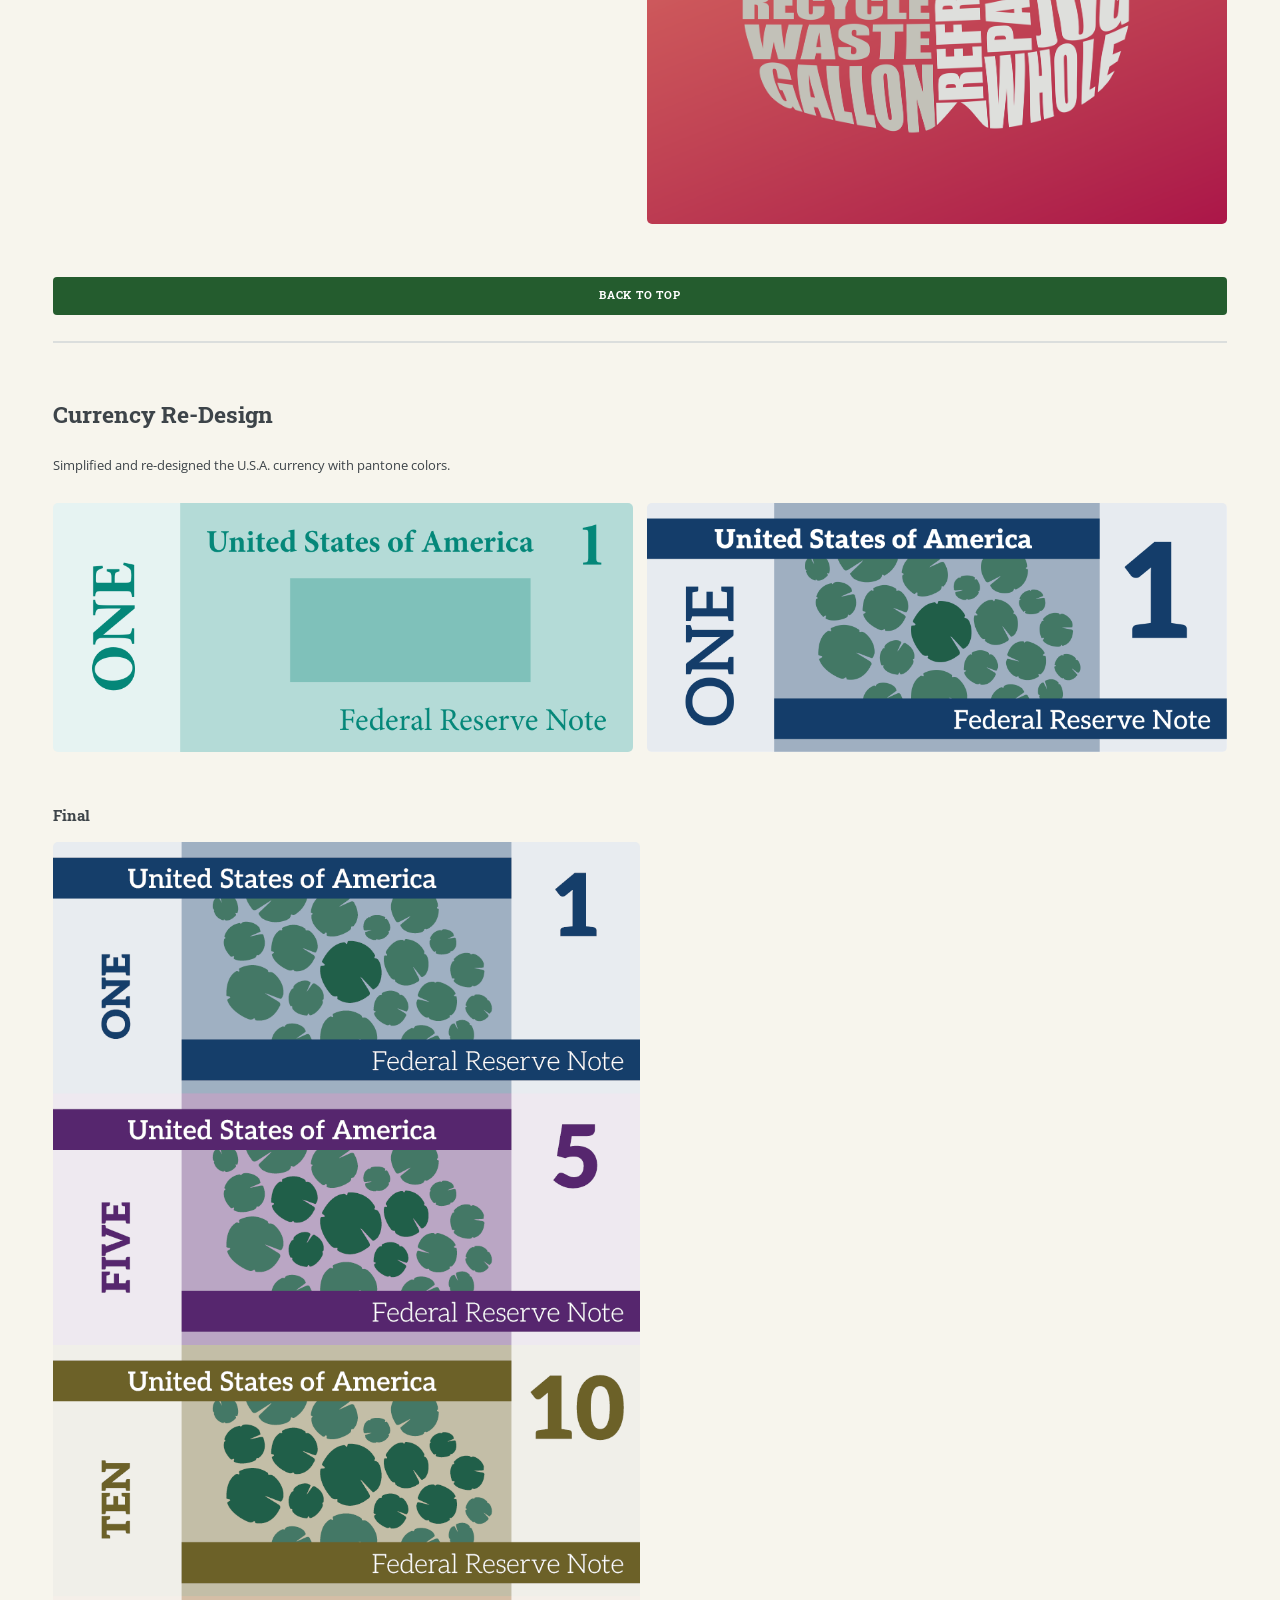
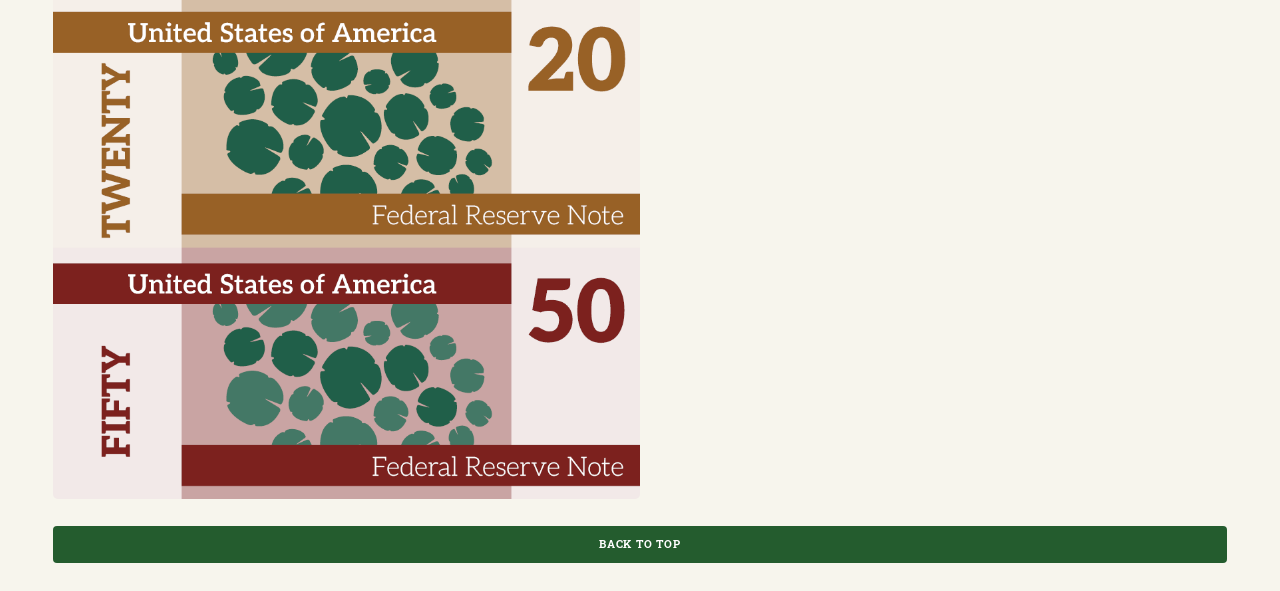
<file: typography.html>
<!DOCTYPE HTML>
<!--
	Editorial by HTML5 UP
	html5up.net | @ajlkn
	Free for personal and commercial use under the CCA 3.0 license (html5up.net/license)
-->
<html>
	<head>
		<title>LizBiz Designs</title>
		<meta charset="utf-8" />
		<meta name="viewport" content="width=device-width, initial-scale=1, user-scalable=no" />
		<link rel="stylesheet" href="assets/css/main.css" />
	</head>
	<body class="is-preload">

		<!-- Wrapper -->
			<div id="wrapper">

				<!-- Main -->
					<div id="main">
						<div class="inner">

							<!-- Header -->
								<header id="header">
									<a href="index.html" class="logo"><strong>LizBiz Designs</strong></a>
									<ul class="icons">
										<!--<li><a href="#" class="icon brands fa-twitter"><span class="label">Twitter</span></a></li>
										<li><a href="#" class="icon brands fa-facebook-f"><span class="label">Facebook</span></a></li>
										<li><a href="#" class="icon brands fa-snapchat-ghost"><span class="label">Snapchat</span></a></li>-->
										<li><a href="https://www.instagram.com/lizbizdesigns/" class="icon brands fa-instagram"><span class="label">Instagram</span></a></li>
										<!--<li><a href="#" class="icon brands fa-medium-m"><span class="label">Medium</span></a></li>-->
									</ul>
								</header>

							<!-- Banner -->
								<section>
									<header class="main">
										<h1>Typography</h1>
									</header>
									<ul class="actions fit">
														<li><a href="#recipe" class="button primary fit">Recipe Card</a></li>
														<li><a href="#text" class="button primary fit">Text in a Shape</a></li>
														<li><a href="#money" class="button primary fit">Currency Re-design</a></li>
													</ul>
									<h2 id="recipe">Recipe Card</h2>
									<p>Developed a stylized recipe card for a family recipe.</p>
													<ul class="actions fit">
														<li><span class="image fit"><img src="images/Typography/green-jello-1.png" alt="" /></span></li>
														<li><span class="image fit"><img src="images/Typography/green-jello-2.png" alt="" /></span></li>
													</ul>
								</section>
								<!--Section-->
								<section>
									<h2 id="text">Text in a shape</h2>
									<p>Taking a silhouette of a gallon jug and using it as a template, text relating to milk was placed and altered to fit within the shape. Color was used to give it a three dimentional feel.</p>
													<ul class="actions fit">
														<li><span class="image fit"><img src="images/Typography/Gallon bottle.png" alt="" /></span></li>
														<li><span class="image fit"><img src="images/Typography/Text in a shape - Gallon Jug.png" alt="" /></span></li>
													</ul>
									<a href="#" class="button primary fit">Back To Top</a>
								</section>
								<section>
									<h2 id="money">Currency Re-Design</h2>
									<p>Simplified and re-designed the U.S.A. currency with pantone colors.</p>
													<ul class="actions fit">
														<li><span class="image fit"><img src="images/Typography/CurrencyProject Rough Draft-1.png" alt="" /></span></li>
														<li><span class="image fit"><img src="images/Typography/CurrencyProject Rough Draft 2-1.png" alt="" /></span></li>
													</ul>
										<span class="image fit"><h4>Final</h4><img src="images/Typography/USA Currency Redesign.png" style="width: 50%; height: auto;" alt="" /></span>
									<a href="#" class="button primary fit">Back To Top</a>
								</section>
							
						</div>
					</div>

				<!-- Sidebar -->
					<div id="sidebar">
						<div class="inner">

							<!-- Search
								<section id="search" class="alt">
									<form method="post" action="#">
										<input type="text" name="query" id="query" placeholder="Search" />
									</form>
								</section>
							-->
							<!-- Logo -->
								<div class="logo-container">
									<a href="index.html"><img src="images/Logos&Branding/LizBizDesigns/Lockup-Color.svg" alt=""/></a>
								</div>
							<!-- Menu -->
								<nav id="menu">
									<header class="major">
										<h2>Menu</h2>
									</header>
									<ul>
										<li><a href="index.html">Home</a></li>
										<li>
											<span class="opener">Portfolio</span>
											<ul>
												<li><a href="cru-mug.html">Cru Mug</a></li>
												<li><a href="fish-hunters.html">Fish Hunters</a></li>
												<li><a href="encounter.html">Encounter</a></li>
												<li><a href="cru-promo.html">Cru Promotional Material</a></li>
												<li><a href="starbucks-cup.html">Starbucks Cold Cup</a></li>
												<li><a href="event-posters.html">Event Posters</a></li>
												<li><a href="illustration.html">Vector Illustrations</a></li>
												<li><a href="image-editing.html">Image Editing</a></li>
												<li><a href="typography.html">Typography</a></li>
												<li><a href="sla.html">Student Legacy Awards</a></li>
												<li><a href="s&a.html">S&A Logo</a></li>
												<!--<li><a href="#">Branding: LizBiz Designs</a></li>
												<li><a href="#">Branding: Wesley Parker</a></li>
												<li><a href="#">Public Speaking Logo</a></li>
												<li><a href="#">Crochet</a></li>
												<li><a href="#">painting</a></li>
												<li><a href="#">Pottery</a></li>
												<li><a href="#">Infographics</a></li>
												<li><a href="#">Branding: NPSC Maintenance</a></li>-->
											</ul>
										</li>
										<li><a href="about.html">About</a></li>
										<!--<li><a href="elements.html">Services</a></li>-->
									</ul>
								</nav>

							<!-- Section -->
								<!--<section>
									<header class="major">
										<h2>Ante interdum</h2>
									</header>
									<div class="mini-posts">
										<article>
											<a href="#" class="image"><img src="images/pic07.jpg" alt="" /></a>
											<p>Aenean ornare velit lacus, ac varius enim lorem ullamcorper dolore aliquam.</p>
										</article>
										<article>
											<a href="#" class="image"><img src="images/pic08.jpg" alt="" /></a>
											<p>Aenean ornare velit lacus, ac varius enim lorem ullamcorper dolore aliquam.</p>
										</article>
										<article>
											<a href="#" class="image"><img src="images/pic09.jpg" alt="" /></a>
											<p>Aenean ornare velit lacus, ac varius enim lorem ullamcorper dolore aliquam.</p>
										</article>
									</div>
									<ul class="actions">
										<li><a href="#" class="button">More</a></li>
									</ul>
								</section>-->

							<!-- Section -->
								<section>
									<header class="major">
										<h2>Contact</h2>
									</header>
									<p>Need a graphic designer or have questions? Get in touch below.</p>
									<ul class="contact">
										<li class="icon solid fa-envelope"><a href="mailto:Lizzie@lizbizDesigns.com">Lizzie@LizBizDesigns.com</a></li>
										<li class="icon solid icon brands fa-instagram"><a href="https://www.instagram.com/lizbizdesigns/">LizBiz Designs</a></li>
										<!--<li class="icon solid fa-home">adress would go here<br />
										</li> -->
									</ul>
								</section>

							<!-- Footer -->
								<footer id="footer">
									<p class="copyright">&copy; 2026 LizBiz Designs. All rights reserved.</p>
								</footer>

						</div>
					</div>

			</div>

		<!-- Scripts -->
			<script src="assets/js/jquery.min.js"></script>
			<script src="assets/js/browser.min.js"></script>
			<script src="assets/js/breakpoints.min.js"></script>
			<script src="assets/js/util.js"></script>
			<script src="assets/js/main.js"></script>

	</body>
</html>
</file>
<file: assets/css/main.css>
@import url(fontawesome-all.min.css);
@import url("https://fonts.googleapis.com/css?family=Open+Sans:400,600,400italic,600italic|Roboto+Slab:400,700");
/*
	Editorial by HTML5 UP
	html5up.net | @ajlkn
	Free for personal and commercial use under the CCA 3.0 license (html5up.net/license)
*/
html, body, div, span, applet, object,
iframe, h1, h2, h3, h4, h5, h6, p, blockquote,
pre, a, abbr, acronym, address, big, cite,
code, del, dfn, em, img, ins, kbd, q, s, samp,
small, strike, strong, sub, sup, tt, var, b,
u, i, center, dl, dt, dd, ol, ul, li, fieldset,
form, label, legend, table, caption, tbody,
tfoot, thead, tr, th, td, article, aside,
canvas, details, embed, figure, figcaption,
footer, header, hgroup, menu, nav, output, ruby,
section, summary, time, mark, audio, video {
  margin: 0;
  padding: 0;
  border: 0;
  font-size: 100%;
  font: inherit;
  vertical-align: baseline; }

article, aside, details, figcaption, figure,
footer, header, hgroup, menu, nav, section {
  display: block; }

body {
  line-height: 1; }

ol, ul {
  list-style: none; }

blockquote, q {
  quotes: none; }
  blockquote:before, blockquote:after, q:before, q:after {
    content: '';
    content: none; }

table {
  border-collapse: collapse;
  border-spacing: 0; }

body {
  -webkit-text-size-adjust: none; }

mark {
  background-color: transparent;
  color: inherit; }

input::-moz-focus-inner {
  border: 0;
  padding: 0; }

input, select, textarea {
  -moz-appearance: none;
  -webkit-appearance: none;
  -ms-appearance: none;
  appearance: none; }

/* Basic */
@-ms-viewport {
  width: device-width; }

body {
  -ms-overflow-style: scrollbar; }

@media screen and (max-width: 480px) {
  html, body {
    min-width: 320px; } }

html {
  box-sizing: border-box; }

*, *:before, *:after {
  box-sizing: inherit; }

body {
  background: #F7F5ED; }
  body.is-preload *, body.is-preload *:before, body.is-preload *:after, body.is-resizing *, body.is-resizing *:before, body.is-resizing *:after {
    -moz-animation: none !important;
    -webkit-animation: none !important;
    -ms-animation: none !important;
    animation: none !important;
    -moz-transition: none !important;
    -webkit-transition: none !important;
    -ms-transition: none !important;
    transition: none !important; }

/* Type */
body, input, select, textarea {
  color: #3d4449;
  font-family: "Open Sans", sans-serif;
  font-size: 13pt;
  font-weight: 400;
  line-height: 1.65; }
  @media screen and (max-width: 1680px) {
    body, input, select, textarea {
      font-size: 11pt; } }
  @media screen and (max-width: 1280px) {
    body, input, select, textarea {
      font-size: 10pt; } }
  @media screen and (max-width: 360px) {
    body, input, select, textarea {
      font-size: 9pt; } }

a {
  -moz-transition: color 0.2s ease-in-out, border-bottom-color 0.2s ease-in-out;
  -webkit-transition: color 0.2s ease-in-out, border-bottom-color 0.2s ease-in-out;
  -ms-transition: color 0.2s ease-in-out, border-bottom-color 0.2s ease-in-out;
  transition: color 0.2s ease-in-out, border-bottom-color 0.2s ease-in-out;
  border-bottom: dotted 1px;
  color: #245c2e;
  text-decoration: none; }
  a:hover {
    border-bottom-color: #245c2e;
    color: #d9763c !important; }
    a:hover strong {
      color: inherit; }

strong, b {
  color: #3d4449;
  font-weight: 600; }

em, i {
  font-style: italic; }

p {
  margin: 0 0 2em 0; }

h1, h2, h3, h4, h5, h6 {
  color: #3d4449;
  font-family: "Roboto Slab", serif;
  font-weight: 700;
  line-height: 1.5;
  margin: 0 0 1em 0; }
  h1 a, h2 a, h3 a, h4 a, h5 a, h6 a {
    color: inherit;
    text-decoration: none;
    border-bottom: 0; }

h1 {
  font-size: 4em;
  margin: 0 0 0.5em 0;
  line-height: 1.3; }

h2 {
  font-size: 1.75em; }

h3 {
  font-size: 1.25em; }

h4 {
  font-size: 1.1em; }

h5 {
  font-size: 0.9em; }

h6 {
  font-size: 0.7em; }

@media screen and (max-width: 1680px) {
  h1 {
    font-size: 3.5em; } }

@media screen and (max-width: 980px) {
  h1 {
    font-size: 3.25em; } }

@media screen and (max-width: 736px) {
  h1 {
    font-size: 2em;
    line-height: 1.4; }
  h2 {
    font-size: 1.5em; } }

sub {
  font-size: 0.8em;
  position: relative;
  top: 0.5em; }

sup {
  font-size: 0.8em;
  position: relative;
  top: -0.5em; }

blockquote {
  border-left: solid 3px rgba(210, 215, 217, 0.75);
  font-style: italic;
  margin: 0 0 2em 0;
  padding: 0.5em 0 0.5em 2em; }

code {
  background: rgba(230, 235, 237, 0.25);
  border-radius: 0.375em;
  border: solid 1px rgba(210, 215, 217, 0.75);
  font-family: "Courier New", monospace;
  font-size: 0.9em;
  margin: 0 0.25em;
  padding: 0.25em 0.65em; }

pre {
  -webkit-overflow-scrolling: touch;
  font-family: "Courier New", monospace;
  font-size: 0.9em;
  margin: 0 0 2em 0; }
  pre code {
    display: block;
    line-height: 1.75;
    padding: 1em 1.5em;
    overflow-x: auto; }

hr {
  border: 0;
  border-bottom: solid 1px #78b263;
  margin: 2em 0; }
  hr.major {
    margin: 3em 0; }

.align-left {
  text-align: left; }

.align-center {
  text-align: center; }

.align-right {
  text-align: right; }

/* Row */
.row {
  display: flex;
  flex-wrap: wrap;
  box-sizing: border-box;
  align-items: stretch; }
  .row > * {
    box-sizing: border-box; }
  .row.gtr-uniform > * > :last-child {
    margin-bottom: 0; }
  .row.aln-left {
    justify-content: flex-start; }
  .row.aln-center {
    justify-content: center; }
  .row.aln-right {
    justify-content: flex-end; }
  .row.aln-top {
    align-items: flex-start; }
  .row.aln-middle {
    align-items: center; }
  .row.aln-bottom {
    align-items: flex-end; }
  .row > .imp {
    order: -1; }
  .row > .col-1 {
    width: 8.33333%; }
  .row > .off-1 {
    margin-left: 8.33333%; }
  .row > .col-2 {
    width: 16.66667%; }
  .row > .off-2 {
    margin-left: 16.66667%; }
  .row > .col-3 {
    width: 25%; }
  .row > .off-3 {
    margin-left: 25%; }
  .row > .col-4 {
    width: 33.33333%; }
  .row > .off-4 {
    margin-left: 33.33333%; }
  .row > .col-5 {
    width: 41.66667%; }
  .row > .off-5 {
    margin-left: 41.66667%; }
  .row > .col-6 {
    width: 50%; }
  .row > .off-6 {
    margin-left: 50%; }
  .row > .col-7 {
    width: 58.33333%; }
  .row > .off-7 {
    margin-left: 58.33333%; }
  .row > .col-8 {
    width: 66.66667%; }
  .row > .off-8 {
    margin-left: 66.66667%; }
  .row > .col-9 {
    width: 75%; }
  .row > .off-9 {
    margin-left: 75%; }
  .row > .col-10 {
    width: 83.33333%; }
  .row > .off-10 {
    margin-left: 83.33333%; }
  .row > .col-11 {
    width: 91.66667%; }
  .row > .off-11 {
    margin-left: 91.66667%; }
  .row > .col-12 {
    width: 100%; }
  .row > .off-12 {
    margin-left: 100%; }
  .row.gtr-0 {
    margin-top: 0;
    margin-left: 0em; }
    .row.gtr-0 > * {
      padding: 0 0 0 0em; }
    .row.gtr-0.gtr-uniform {
      margin-top: 0em; }
      .row.gtr-0.gtr-uniform > * {
        padding-top: 0em; }
  .row.gtr-25 {
    margin-top: 0;
    margin-left: -0.375em; }
    .row.gtr-25 > * {
      padding: 0 0 0 0.375em; }
    .row.gtr-25.gtr-uniform {
      margin-top: -0.375em; }
      .row.gtr-25.gtr-uniform > * {
        padding-top: 0.375em; }
  .row.gtr-50 {
    margin-top: 0;
    margin-left: -0.75em; }
    .row.gtr-50 > * {
      padding: 0 0 0 0.75em; }
    .row.gtr-50.gtr-uniform {
      margin-top: -0.75em; }
      .row.gtr-50.gtr-uniform > * {
        padding-top: 0.75em; }
  .row {
    margin-top: 0;
    margin-left: -1.5em; }
    .row > * {
      padding: 0 0 0 1.5em; }
    .row.gtr-uniform {
      margin-top: -1.5em; }
      .row.gtr-uniform > * {
        padding-top: 1.5em; }
  .row.gtr-150 {
    margin-top: 0;
    margin-left: -2.25em; }
    .row.gtr-150 > * {
      padding: 0 0 0 2.25em; }
    .row.gtr-150.gtr-uniform {
      margin-top: -2.25em; }
      .row.gtr-150.gtr-uniform > * {
        padding-top: 2.25em; }
  .row.gtr-200 {
    margin-top: 0;
    margin-left: -3em; }
    .row.gtr-200 > * {
      padding: 0 0 0 3em; }
    .row.gtr-200.gtr-uniform {
      margin-top: -3em; }
      .row.gtr-200.gtr-uniform > * {
        padding-top: 3em; }
  @media screen and (max-width: 1680px) {
    .row {
      display: flex;
      flex-wrap: wrap;
      box-sizing: border-box;
      align-items: stretch; }
      .row > * {
        box-sizing: border-box; }
      .row.gtr-uniform > * > :last-child {
        margin-bottom: 0; }
      .row.aln-left {
        justify-content: flex-start; }
      .row.aln-center {
        justify-content: center; }
      .row.aln-right {
        justify-content: flex-end; }
      .row.aln-top {
        align-items: flex-start; }
      .row.aln-middle {
        align-items: center; }
      .row.aln-bottom {
        align-items: flex-end; }
      .row > .imp-xlarge {
        order: -1; }
      .row > .col-1-xlarge {
        width: 8.33333%; }
      .row > .off-1-xlarge {
        margin-left: 8.33333%; }
      .row > .col-2-xlarge {
        width: 16.66667%; }
      .row > .off-2-xlarge {
        margin-left: 16.66667%; }
      .row > .col-3-xlarge {
        width: 25%; }
      .row > .off-3-xlarge {
        margin-left: 25%; }
      .row > .col-4-xlarge {
        width: 33.33333%; }
      .row > .off-4-xlarge {
        margin-left: 33.33333%; }
      .row > .col-5-xlarge {
        width: 41.66667%; }
      .row > .off-5-xlarge {
        margin-left: 41.66667%; }
      .row > .col-6-xlarge {
        width: 50%; }
      .row > .off-6-xlarge {
        margin-left: 50%; }
      .row > .col-7-xlarge {
        width: 58.33333%; }
      .row > .off-7-xlarge {
        margin-left: 58.33333%; }
      .row > .col-8-xlarge {
        width: 66.66667%; }
      .row > .off-8-xlarge {
        margin-left: 66.66667%; }
      .row > .col-9-xlarge {
        width: 75%; }
      .row > .off-9-xlarge {
        margin-left: 75%; }
      .row > .col-10-xlarge {
        width: 83.33333%; }
      .row > .off-10-xlarge {
        margin-left: 83.33333%; }
      .row > .col-11-xlarge {
        width: 91.66667%; }
      .row > .off-11-xlarge {
        margin-left: 91.66667%; }
      .row > .col-12-xlarge {
        width: 100%; }
      .row > .off-12-xlarge {
        margin-left: 100%; }
      .row.gtr-0 {
        margin-top: 0;
        margin-left: 0em; }
        .row.gtr-0 > * {
          padding: 0 0 0 0em; }
        .row.gtr-0.gtr-uniform {
          margin-top: 0em; }
          .row.gtr-0.gtr-uniform > * {
            padding-top: 0em; }
      .row.gtr-25 {
        margin-top: 0;
        margin-left: -0.375em; }
        .row.gtr-25 > * {
          padding: 0 0 0 0.375em; }
        .row.gtr-25.gtr-uniform {
          margin-top: -0.375em; }
          .row.gtr-25.gtr-uniform > * {
            padding-top: 0.375em; }
      .row.gtr-50 {
        margin-top: 0;
        margin-left: -0.75em; }
        .row.gtr-50 > * {
          padding: 0 0 0 0.75em; }
        .row.gtr-50.gtr-uniform {
          margin-top: -0.75em; }
          .row.gtr-50.gtr-uniform > * {
            padding-top: 0.75em; }
      .row {
        margin-top: 0;
        margin-left: -1.5em; }
        .row > * {
          padding: 0 0 0 1.5em; }
        .row.gtr-uniform {
          margin-top: -1.5em; }
          .row.gtr-uniform > * {
            padding-top: 1.5em; }
      .row.gtr-150 {
        margin-top: 0;
        margin-left: -2.25em; }
        .row.gtr-150 > * {
          padding: 0 0 0 2.25em; }
        .row.gtr-150.gtr-uniform {
          margin-top: -2.25em; }
          .row.gtr-150.gtr-uniform > * {
            padding-top: 2.25em; }
      .row.gtr-200 {
        margin-top: 0;
        margin-left: -3em; }
        .row.gtr-200 > * {
          padding: 0 0 0 3em; }
        .row.gtr-200.gtr-uniform {
          margin-top: -3em; }
          .row.gtr-200.gtr-uniform > * {
            padding-top: 3em; } }
  @media screen and (max-width: 1280px) {
    .row {
      display: flex;
      flex-wrap: wrap;
      box-sizing: border-box;
      align-items: stretch; }
      .row > * {
        box-sizing: border-box; }
      .row.gtr-uniform > * > :last-child {
        margin-bottom: 0; }
      .row.aln-left {
        justify-content: flex-start; }
      .row.aln-center {
        justify-content: center; }
      .row.aln-right {
        justify-content: flex-end; }
      .row.aln-top {
        align-items: flex-start; }
      .row.aln-middle {
        align-items: center; }
      .row.aln-bottom {
        align-items: flex-end; }
      .row > .imp-large {
        order: -1; }
      .row > .col-1-large {
        width: 8.33333%; }
      .row > .off-1-large {
        margin-left: 8.33333%; }
      .row > .col-2-large {
        width: 16.66667%; }
      .row > .off-2-large {
        margin-left: 16.66667%; }
      .row > .col-3-large {
        width: 25%; }
      .row > .off-3-large {
        margin-left: 25%; }
      .row > .col-4-large {
        width: 33.33333%; }
      .row > .off-4-large {
        margin-left: 33.33333%; }
      .row > .col-5-large {
        width: 41.66667%; }
      .row > .off-5-large {
        margin-left: 41.66667%; }
      .row > .col-6-large {
        width: 50%; }
      .row > .off-6-large {
        margin-left: 50%; }
      .row > .col-7-large {
        width: 58.33333%; }
      .row > .off-7-large {
        margin-left: 58.33333%; }
      .row > .col-8-large {
        width: 66.66667%; }
      .row > .off-8-large {
        margin-left: 66.66667%; }
      .row > .col-9-large {
        width: 75%; }
      .row > .off-9-large {
        margin-left: 75%; }
      .row > .col-10-large {
        width: 83.33333%; }
      .row > .off-10-large {
        margin-left: 83.33333%; }
      .row > .col-11-large {
        width: 91.66667%; }
      .row > .off-11-large {
        margin-left: 91.66667%; }
      .row > .col-12-large {
        width: 100%; }
      .row > .off-12-large {
        margin-left: 100%; }
      .row.gtr-0 {
        margin-top: 0;
        margin-left: 0em; }
        .row.gtr-0 > * {
          padding: 0 0 0 0em; }
        .row.gtr-0.gtr-uniform {
          margin-top: 0em; }
          .row.gtr-0.gtr-uniform > * {
            padding-top: 0em; }
      .row.gtr-25 {
        margin-top: 0;
        margin-left: -0.375em; }
        .row.gtr-25 > * {
          padding: 0 0 0 0.375em; }
        .row.gtr-25.gtr-uniform {
          margin-top: -0.375em; }
          .row.gtr-25.gtr-uniform > * {
            padding-top: 0.375em; }
      .row.gtr-50 {
        margin-top: 0;
        margin-left: -0.75em; }
        .row.gtr-50 > * {
          padding: 0 0 0 0.75em; }
        .row.gtr-50.gtr-uniform {
          margin-top: -0.75em; }
          .row.gtr-50.gtr-uniform > * {
            padding-top: 0.75em; }
      .row {
        margin-top: 0;
        margin-left: -1.5em; }
        .row > * {
          padding: 0 0 0 1.5em; }
        .row.gtr-uniform {
          margin-top: -1.5em; }
          .row.gtr-uniform > * {
            padding-top: 1.5em; }
      .row.gtr-150 {
        margin-top: 0;
        margin-left: -2.25em; }
        .row.gtr-150 > * {
          padding: 0 0 0 2.25em; }
        .row.gtr-150.gtr-uniform {
          margin-top: -2.25em; }
          .row.gtr-150.gtr-uniform > * {
            padding-top: 2.25em; }
      .row.gtr-200 {
        margin-top: 0;
        margin-left: -3em; }
        .row.gtr-200 > * {
          padding: 0 0 0 3em; }
        .row.gtr-200.gtr-uniform {
          margin-top: -3em; }
          .row.gtr-200.gtr-uniform > * {
            padding-top: 3em; } }
  @media screen and (max-width: 980px) {
    .row {
      display: flex;
      flex-wrap: wrap;
      box-sizing: border-box;
      align-items: stretch; }
      .row > * {
        box-sizing: border-box; }
      .row.gtr-uniform > * > :last-child {
        margin-bottom: 0; }
      .row.aln-left {
        justify-content: flex-start; }
      .row.aln-center {
        justify-content: center; }
      .row.aln-right {
        justify-content: flex-end; }
      .row.aln-top {
        align-items: flex-start; }
      .row.aln-middle {
        align-items: center; }
      .row.aln-bottom {
        align-items: flex-end; }
      .row > .imp-medium {
        order: -1; }
      .row > .col-1-medium {
        width: 8.33333%; }
      .row > .off-1-medium {
        margin-left: 8.33333%; }
      .row > .col-2-medium {
        width: 16.66667%; }
      .row > .off-2-medium {
        margin-left: 16.66667%; }
      .row > .col-3-medium {
        width: 25%; }
      .row > .off-3-medium {
        margin-left: 25%; }
      .row > .col-4-medium {
        width: 33.33333%; }
      .row > .off-4-medium {
        margin-left: 33.33333%; }
      .row > .col-5-medium {
        width: 41.66667%; }
      .row > .off-5-medium {
        margin-left: 41.66667%; }
      .row > .col-6-medium {
        width: 50%; }
      .row > .off-6-medium {
        margin-left: 50%; }
      .row > .col-7-medium {
        width: 58.33333%; }
      .row > .off-7-medium {
        margin-left: 58.33333%; }
      .row > .col-8-medium {
        width: 66.66667%; }
      .row > .off-8-medium {
        margin-left: 66.66667%; }
      .row > .col-9-medium {
        width: 75%; }
      .row > .off-9-medium {
        margin-left: 75%; }
      .row > .col-10-medium {
        width: 83.33333%; }
      .row > .off-10-medium {
        margin-left: 83.33333%; }
      .row > .col-11-medium {
        width: 91.66667%; }
      .row > .off-11-medium {
        margin-left: 91.66667%; }
      .row > .col-12-medium {
        width: 100%; }
      .row > .off-12-medium {
        margin-left: 100%; }
      .row.gtr-0 {
        margin-top: 0;
        margin-left: 0em; }
        .row.gtr-0 > * {
          padding: 0 0 0 0em; }
        .row.gtr-0.gtr-uniform {
          margin-top: 0em; }
          .row.gtr-0.gtr-uniform > * {
            padding-top: 0em; }
      .row.gtr-25 {
        margin-top: 0;
        margin-left: -0.375em; }
        .row.gtr-25 > * {
          padding: 0 0 0 0.375em; }
        .row.gtr-25.gtr-uniform {
          margin-top: -0.375em; }
          .row.gtr-25.gtr-uniform > * {
            padding-top: 0.375em; }
      .row.gtr-50 {
        margin-top: 0;
        margin-left: -0.75em; }
        .row.gtr-50 > * {
          padding: 0 0 0 0.75em; }
        .row.gtr-50.gtr-uniform {
          margin-top: -0.75em; }
          .row.gtr-50.gtr-uniform > * {
            padding-top: 0.75em; }
      .row {
        margin-top: 0;
        margin-left: -1.5em; }
        .row > * {
          padding: 0 0 0 1.5em; }
        .row.gtr-uniform {
          margin-top: -1.5em; }
          .row.gtr-uniform > * {
            padding-top: 1.5em; }
      .row.gtr-150 {
        margin-top: 0;
        margin-left: -2.25em; }
        .row.gtr-150 > * {
          padding: 0 0 0 2.25em; }
        .row.gtr-150.gtr-uniform {
          margin-top: -2.25em; }
          .row.gtr-150.gtr-uniform > * {
            padding-top: 2.25em; }
      .row.gtr-200 {
        margin-top: 0;
        margin-left: -3em; }
        .row.gtr-200 > * {
          padding: 0 0 0 3em; }
        .row.gtr-200.gtr-uniform {
          margin-top: -3em; }
          .row.gtr-200.gtr-uniform > * {
            padding-top: 3em; } }
  @media screen and (max-width: 736px) {
    .row {
      display: flex;
      flex-wrap: wrap;
      box-sizing: border-box;
      align-items: stretch; }
      .row > * {
        box-sizing: border-box; }
      .row.gtr-uniform > * > :last-child {
        margin-bottom: 0; }
      .row.aln-left {
        justify-content: flex-start; }
      .row.aln-center {
        justify-content: center; }
      .row.aln-right {
        justify-content: flex-end; }
      .row.aln-top {
        align-items: flex-start; }
      .row.aln-middle {
        align-items: center; }
      .row.aln-bottom {
        align-items: flex-end; }
      .row > .imp-small {
        order: -1; }
      .row > .col-1-small {
        width: 8.33333%; }
      .row > .off-1-small {
        margin-left: 8.33333%; }
      .row > .col-2-small {
        width: 16.66667%; }
      .row > .off-2-small {
        margin-left: 16.66667%; }
      .row > .col-3-small {
        width: 25%; }
      .row > .off-3-small {
        margin-left: 25%; }
      .row > .col-4-small {
        width: 33.33333%; }
      .row > .off-4-small {
        margin-left: 33.33333%; }
      .row > .col-5-small {
        width: 41.66667%; }
      .row > .off-5-small {
        margin-left: 41.66667%; }
      .row > .col-6-small {
        width: 50%; }
      .row > .off-6-small {
        margin-left: 50%; }
      .row > .col-7-small {
        width: 58.33333%; }
      .row > .off-7-small {
        margin-left: 58.33333%; }
      .row > .col-8-small {
        width: 66.66667%; }
      .row > .off-8-small {
        margin-left: 66.66667%; }
      .row > .col-9-small {
        width: 75%; }
      .row > .off-9-small {
        margin-left: 75%; }
      .row > .col-10-small {
        width: 83.33333%; }
      .row > .off-10-small {
        margin-left: 83.33333%; }
      .row > .col-11-small {
        width: 91.66667%; }
      .row > .off-11-small {
        margin-left: 91.66667%; }
      .row > .col-12-small {
        width: 100%; }
      .row > .off-12-small {
        margin-left: 100%; }
      .row.gtr-0 {
        margin-top: 0;
        margin-left: 0em; }
        .row.gtr-0 > * {
          padding: 0 0 0 0em; }
        .row.gtr-0.gtr-uniform {
          margin-top: 0em; }
          .row.gtr-0.gtr-uniform > * {
            padding-top: 0em; }
      .row.gtr-25 {
        margin-top: 0;
        margin-left: -0.375em; }
        .row.gtr-25 > * {
          padding: 0 0 0 0.375em; }
        .row.gtr-25.gtr-uniform {
          margin-top: -0.375em; }
          .row.gtr-25.gtr-uniform > * {
            padding-top: 0.375em; }
      .row.gtr-50 {
        margin-top: 0;
        margin-left: -0.75em; }
        .row.gtr-50 > * {
          padding: 0 0 0 0.75em; }
        .row.gtr-50.gtr-uniform {
          margin-top: -0.75em; }
          .row.gtr-50.gtr-uniform > * {
            padding-top: 0.75em; }
      .row {
        margin-top: 0;
        margin-left: -1.5em; }
        .row > * {
          padding: 0 0 0 1.5em; }
        .row.gtr-uniform {
          margin-top: -1.5em; }
          .row.gtr-uniform > * {
            padding-top: 1.5em; }
      .row.gtr-150 {
        margin-top: 0;
        margin-left: -2.25em; }
        .row.gtr-150 > * {
          padding: 0 0 0 2.25em; }
        .row.gtr-150.gtr-uniform {
          margin-top: -2.25em; }
          .row.gtr-150.gtr-uniform > * {
            padding-top: 2.25em; }
      .row.gtr-200 {
        margin-top: 0;
        margin-left: -3em; }
        .row.gtr-200 > * {
          padding: 0 0 0 3em; }
        .row.gtr-200.gtr-uniform {
          margin-top: -3em; }
          .row.gtr-200.gtr-uniform > * {
            padding-top: 3em; } }
  @media screen and (max-width: 480px) {
    .row {
      display: flex;
      flex-wrap: wrap;
      box-sizing: border-box;
      align-items: stretch; }
      .row > * {
        box-sizing: border-box; }
      .row.gtr-uniform > * > :last-child {
        margin-bottom: 0; }
      .row.aln-left {
        justify-content: flex-start; }
      .row.aln-center {
        justify-content: center; }
      .row.aln-right {
        justify-content: flex-end; }
      .row.aln-top {
        align-items: flex-start; }
      .row.aln-middle {
        align-items: center; }
      .row.aln-bottom {
        align-items: flex-end; }
      .row > .imp-xsmall {
        order: -1; }
      .row > .col-1-xsmall {
        width: 8.33333%; }
      .row > .off-1-xsmall {
        margin-left: 8.33333%; }
      .row > .col-2-xsmall {
        width: 16.66667%; }
      .row > .off-2-xsmall {
        margin-left: 16.66667%; }
      .row > .col-3-xsmall {
        width: 25%; }
      .row > .off-3-xsmall {
        margin-left: 25%; }
      .row > .col-4-xsmall {
        width: 33.33333%; }
      .row > .off-4-xsmall {
        margin-left: 33.33333%; }
      .row > .col-5-xsmall {
        width: 41.66667%; }
      .row > .off-5-xsmall {
        margin-left: 41.66667%; }
      .row > .col-6-xsmall {
        width: 50%; }
      .row > .off-6-xsmall {
        margin-left: 50%; }
      .row > .col-7-xsmall {
        width: 58.33333%; }
      .row > .off-7-xsmall {
        margin-left: 58.33333%; }
      .row > .col-8-xsmall {
        width: 66.66667%; }
      .row > .off-8-xsmall {
        margin-left: 66.66667%; }
      .row > .col-9-xsmall {
        width: 75%; }
      .row > .off-9-xsmall {
        margin-left: 75%; }
      .row > .col-10-xsmall {
        width: 83.33333%; }
      .row > .off-10-xsmall {
        margin-left: 83.33333%; }
      .row > .col-11-xsmall {
        width: 91.66667%; }
      .row > .off-11-xsmall {
        margin-left: 91.66667%; }
      .row > .col-12-xsmall {
        width: 100%; }
      .row > .off-12-xsmall {
        margin-left: 100%; }
      .row.gtr-0 {
        margin-top: 0;
        margin-left: 0em; }
        .row.gtr-0 > * {
          padding: 0 0 0 0em; }
        .row.gtr-0.gtr-uniform {
          margin-top: 0em; }
          .row.gtr-0.gtr-uniform > * {
            padding-top: 0em; }
      .row.gtr-25 {
        margin-top: 0;
        margin-left: -0.375em; }
        .row.gtr-25 > * {
          padding: 0 0 0 0.375em; }
        .row.gtr-25.gtr-uniform {
          margin-top: -0.375em; }
          .row.gtr-25.gtr-uniform > * {
            padding-top: 0.375em; }
      .row.gtr-50 {
        margin-top: 0;
        margin-left: -0.75em; }
        .row.gtr-50 > * {
          padding: 0 0 0 0.75em; }
        .row.gtr-50.gtr-uniform {
          margin-top: -0.75em; }
          .row.gtr-50.gtr-uniform > * {
            padding-top: 0.75em; }
      .row {
        margin-top: 0;
        margin-left: -1.5em; }
        .row > * {
          padding: 0 0 0 1.5em; }
        .row.gtr-uniform {
          margin-top: -1.5em; }
          .row.gtr-uniform > * {
            padding-top: 1.5em; }
      .row.gtr-150 {
        margin-top: 0;
        margin-left: -2.25em; }
        .row.gtr-150 > * {
          padding: 0 0 0 2.25em; }
        .row.gtr-150.gtr-uniform {
          margin-top: -2.25em; }
          .row.gtr-150.gtr-uniform > * {
            padding-top: 2.25em; }
      .row.gtr-200 {
        margin-top: 0;
        margin-left: -3em; }
        .row.gtr-200 > * {
          padding: 0 0 0 3em; }
        .row.gtr-200.gtr-uniform {
          margin-top: -3em; }
          .row.gtr-200.gtr-uniform > * {
            padding-top: 3em; } }

/* Section/Article */
section.special, article.special {
  text-align: center; }

header p {
  font-family: "Roboto Slab", serif;
  font-size: 1em;
  font-weight: 400;
  letter-spacing: 0.075em;
  margin-top: -0.5em;
  text-transform: uppercase; }

header.major > :last-child {
  border-bottom: solid 3px #245c2e;
  display: inline-block;
  margin: 0 0 2em 0;
  padding: 0 0.75em 0.5em 0; }

header.main > :last-child {
  margin: 0 0 1em 0; }

/* Form */
form {
  margin: 0 0 2em 0; }

label {
  color: #3d4449;
  display: block;
  font-size: 0.9em;
  font-weight: 600;
  margin: 0 0 1em 0; }

input[type="text"],
input[type="password"],
input[type="email"],
input[type="tel"],
input[type="search"],
input[type="url"],
select,
textarea {
  -moz-appearance: none;
  -webkit-appearance: none;
  -ms-appearance: none;
  appearance: none;
  background: #ffffff;
  border-radius: 0.375em;
  border: none;
  border: solid 1px rgba(210, 215, 217, 0.75);
  color: inherit;
  display: block;
  outline: 0;
  padding: 0 1em;
  text-decoration: none;
  width: 100%; }
  input[type="text"]:invalid,
  input[type="password"]:invalid,
  input[type="email"]:invalid,
  input[type="tel"]:invalid,
  input[type="search"]:invalid,
  input[type="url"]:invalid,
  select:invalid,
  textarea:invalid {
    box-shadow: none; }
  input[type="text"]:focus,
  input[type="password"]:focus,
  input[type="email"]:focus,
  input[type="tel"]:focus,
  input[type="search"]:focus,
  input[type="url"]:focus,
  select:focus,
  textarea:focus {
    border-color: #245c2e;
    box-shadow: 0 0 0 1px #245c2e; }

select {
  background-image: url("data:image/svg+xml;charset=utf8,%3Csvg xmlns='http://www.w3.org/2000/svg' width='40' height='40' preserveAspectRatio='none' viewBox='0 0 40 40'%3E%3Cpath d='M9.4,12.3l10.4,10.4l10.4-10.4c0.2-0.2,0.5-0.4,0.9-0.4c0.3,0,0.6,0.1,0.9,0.4l3.3,3.3c0.2,0.2,0.4,0.5,0.4,0.9 c0,0.4-0.1,0.6-0.4,0.9L20.7,31.9c-0.2,0.2-0.5,0.4-0.9,0.4c-0.3,0-0.6-0.1-0.9-0.4L4.3,17.3c-0.2-0.2-0.4-0.5-0.4-0.9 c0-0.4,0.1-0.6,0.4-0.9l3.3-3.3c0.2-0.2,0.5-0.4,0.9-0.4S9.1,12.1,9.4,12.3z' fill='rgba(210, 215, 217, 0.75)' /%3E%3C/svg%3E");
  background-size: 1.25em;
  background-repeat: no-repeat;
  background-position: calc(100% - 1em) center;
  height: 2.75em;
  padding-right: 2.75em;
  text-overflow: ellipsis; }
  select option {
    color: #3d4449;
    background: #ffffff; }
  select:focus::-ms-value {
    background-color: transparent; }
  select::-ms-expand {
    display: none; }

input[type="text"],
input[type="password"],
input[type="email"],
input[type="tel"],
input[type="search"],
input[type="url"],
select {
  height: 2.75em; }

textarea {
  padding: 0.75em 1em; }

input[type="checkbox"],
input[type="radio"] {
  -moz-appearance: none;
  -webkit-appearance: none;
  -ms-appearance: none;
  appearance: none;
  display: block;
  float: left;
  margin-right: -2em;
  opacity: 0;
  width: 1em;
  z-index: -1; }
  input[type="checkbox"] + label,
  input[type="radio"] + label {
    text-decoration: none;
    color: #7f888f;
    cursor: pointer;
    display: inline-block;
    font-size: 1em;
    font-weight: 400;
    padding-left: 2.4em;
    padding-right: 0.75em;
    position: relative; }
    input[type="checkbox"] + label:before,
    input[type="radio"] + label:before {
      -moz-osx-font-smoothing: grayscale;
      -webkit-font-smoothing: antialiased;
      display: inline-block;
      font-style: normal;
      font-variant: normal;
      text-rendering: auto;
      line-height: 1;
      text-transform: none !important;
      font-family: 'Font Awesome 5 Free';
      font-weight: 900; }
    input[type="checkbox"] + label:before,
    input[type="radio"] + label:before {
      background: #ffffff;
      border-radius: 0.375em;
      border: solid 1px rgba(210, 215, 217, 0.75);
      content: '';
      display: inline-block;
      font-size: 0.8em;
      height: 2.0625em;
      left: 0;
      line-height: 2.0625em;
      position: absolute;
      text-align: center;
      top: 0;
      width: 2.0625em; }
  input[type="checkbox"]:checked + label:before,
  input[type="radio"]:checked + label:before {
    background: #3d4449;
    border-color: #3d4449;
    color: #ffffff;
    content: '\f00c'; }
  input[type="checkbox"]:focus + label:before,
  input[type="radio"]:focus + label:before {
    border-color: #245c2e;
    box-shadow: 0 0 0 1px #245c2e; }

input[type="checkbox"] + label:before {
  border-radius: 0.375em; }

input[type="radio"] + label:before {
  border-radius: 100%; }

::-webkit-input-placeholder {
  color: #9fa3a6 !important;
  opacity: 1.0; }

:-moz-placeholder {
  color: #9fa3a6 !important;
  opacity: 1.0; }

::-moz-placeholder {
  color: #9fa3a6 !important;
  opacity: 1.0; }

:-ms-input-placeholder {
  color: #9fa3a6 !important;
  opacity: 1.0; }

/* Box */
.box {
  border-radius: 0.375em;
  border: solid 1px rgba(210, 215, 217, 0.75);
  margin-bottom: 2em;
  padding: 1.5em; }
  .box > :last-child,
  .box > :last-child > :last-child,
  .box > :last-child > :last-child > :last-child {
    margin-bottom: 0; }
  .box.alt {
    border: 0;
    border-radius: 0;
    padding: 0; }

/* Icon */
.icon {
  text-decoration: none;
  border-bottom: none;
  position: relative; }
  .icon:before {
    -moz-osx-font-smoothing: grayscale;
    -webkit-font-smoothing: antialiased;
    display: inline-block;
    font-style: normal;
    font-variant: normal;
    text-rendering: auto;
    line-height: 1;
    text-transform: none !important;
    font-family: 'Font Awesome 5 Free';
    font-weight: 400; }
  .icon > .label {
    display: none; }
  .icon:before {
    line-height: inherit; }
  .icon.solid:before {
    font-weight: 900; }
  .icon.brands:before {
    font-family: 'Font Awesome 5 Brands'; }

/* Image */
.image {
  border-radius: 0.375em;
  border: 0;
  display: inline-block;
  position: relative; }
  .image img {
    border-radius: 0.375em;
    display: block; }
  .image.left, .image.right {
    max-width: 40%; }
    .image.left img, .image.right img {
      width: 100%; }
  .image.left {
    float: left;
    padding: 0 1.5em 1em 0;
    top: 0.25em; }
  .image.right {
    float: right;
    padding: 0 0 1em 1.5em;
    top: 0.25em; }
  .image.fit {
    display: block;
    margin: 0 0 2em 0;
    width: 100%; }
    .image.fit img {
      width: 100%; }
  .image.main {
    display: block;
    margin: 0 0 3em 0;
    width: 100%; }
    .image.main img {
      width: 100%; }

a.image {
  overflow: hidden; }
  a.image img {
    -moz-transition: -moz-transform 0.2s ease;
    -webkit-transition: -webkit-transform 0.2s ease;
    -ms-transition: -ms-transform 0.2s ease;
    transition: transform 0.2s ease; }
  a.image:hover img {
    -moz-transform: scale(1.075);
    -webkit-transform: scale(1.075);
    -ms-transform: scale(1.075);
    transform: scale(1.075); }

/* List */
ol {
  list-style: decimal;
  margin: 0 0 2em 0;
  padding-left: 1.25em; }
  ol li {
    padding-left: 0.25em; }

ul {
  list-style: disc;
  margin: 0 0 2em 0;
  padding-left: 1em; }
  ul li {
    padding-left: 0.5em; }
  ul.alt {
    list-style: none;
    padding-left: 0; }
    ul.alt li {
      border-top: solid 1px rgba(210, 215, 217, 0.75);
      padding: 0.5em 0; }
      ul.alt li:first-child {
        border-top: 0;
        padding-top: 0; }

dl {
  margin: 0 0 2em 0; }
  dl dt {
    display: block;
    font-weight: 600;
    margin: 0 0 1em 0; }
  dl dd {
    margin-left: 2em; }

/* Actions */
ul.actions {
  display: -moz-flex;
  display: -webkit-flex;
  display: -ms-flex;
  display: flex;
  cursor: default;
  list-style: none;
  margin-left: -1em;
  padding-left: 0; }
  ul.actions li {
    padding: 0 0 0 1em;
    vertical-align: middle; }
  ul.actions.special {
    -moz-justify-content: center;
    -webkit-justify-content: center;
    -ms-justify-content: center;
    justify-content: center;
    width: 100%;
    margin-left: 0; }
    ul.actions.special li:first-child {
      padding-left: 0; }
  ul.actions.stacked {
    -moz-flex-direction: column;
    -webkit-flex-direction: column;
    -ms-flex-direction: column;
    flex-direction: column;
    margin-left: 0; }
    ul.actions.stacked li {
      padding: 1.3em 0 0 0; }
      ul.actions.stacked li:first-child {
        padding-top: 0; }
  ul.actions.fit {
    width: calc(100% + 1em); }
    ul.actions.fit li {
      -moz-flex-grow: 1;
      -webkit-flex-grow: 1;
      -ms-flex-grow: 1;
      flex-grow: 1;
      -moz-flex-shrink: 1;
      -webkit-flex-shrink: 1;
      -ms-flex-shrink: 1;
      flex-shrink: 1;
      width: 100%; }
      ul.actions.fit li > * {
        width: 100%; }
    ul.actions.fit.stacked {
      width: 100%; }
  @media screen and (max-width: 600px) {
    ul.actions.fit {
      flex-direction: column;
      flex-wrap: wrap;
      gap: 2em;
    }
  }

/* Icons */
ul.icons {
  cursor: default;
  list-style: none;
  padding-left: 0; }
  ul.icons li {
    display: inline-block;
    padding: 0 1em 0 0; }
    ul.icons li:last-child {
      padding-right: 0; }
    ul.icons li .icon {
      color: inherit; }
      ul.icons li .icon:before {
        font-size: 1.25em; }

/* Contact */
ul.contact {
  list-style: none;
  padding: 0; }
  ul.contact li {
    text-decoration: none;
    border-top: solid 1px #245c2e;
    margin: 1.5em 0 0 0;
    padding: 1.5em 0 0 3em;
    position: relative; }
    ul.contact li:before {
      -moz-osx-font-smoothing: grayscale;
      -webkit-font-smoothing: antialiased;
      display: inline-block;
      font-style: normal;
      font-variant: normal;
      text-rendering: auto;
      line-height: 1;
      text-transform: none !important;
      font-family: 'Font Awesome 5 Free';
      font-weight: 400; }
    ul.contact li:before {
      color: #245c2e;
      display: inline-block;
      font-size: 1.5em;
      height: 1.125em;
      left: 0;
      line-height: 1.125em;
      position: absolute;
      text-align: center;
      top: 1em;
      width: 1.5em; }
    ul.contact li:first-child {
      border-top: 0;
      margin-top: 0;
      padding-top: 0; }
      ul.contact li:first-child:before {
        top: 0; }
    ul.contact li a {
      color: inherit; }

/* Pagination */
ul.pagination {
  cursor: default;
  list-style: none;
  padding-left: 0; }
  ul.pagination li {
    display: inline-block;
    padding-left: 0;
    vertical-align: middle; }
    ul.pagination li > .page {
      -moz-transition: background-color 0.2s ease-in-out, color 0.2s ease-in-out;
      -webkit-transition: background-color 0.2s ease-in-out, color 0.2s ease-in-out;
      -ms-transition: background-color 0.2s ease-in-out, color 0.2s ease-in-out;
      transition: background-color 0.2s ease-in-out, color 0.2s ease-in-out;
      border-bottom: 0;
      border-radius: 0.375em;
      display: inline-block;
      font-size: 0.8em;
      font-weight: 600;
      height: 2em;
      line-height: 2em;
      margin: 0 0.125em;
      min-width: 2em;
      padding: 0 0.5em;
      text-align: center; }
      ul.pagination li > .page.active {
        background-color: #d9763c;
        color: #ffffff !important; }
        ul.pagination li > .page.active:hover {
          background-color: #d9763c; }
        ul.pagination li > .page.active:active {
          background-color: #d9763c; }
    ul.pagination li:first-child {
      padding-right: 0.75em; }
    ul.pagination li:last-child {
      padding-left: 0.75em; }
  @media screen and (max-width: 480px) {
    ul.pagination li:nth-child(n+2):nth-last-child(n+2) {
      display: none; }
    ul.pagination li:first-child {
      padding-right: 0; } }

/* Table */
.table-wrapper {
  -webkit-overflow-scrolling: touch;
  overflow-x: auto; }

table {
  margin: 0 0 2em 0;
  width: 100%; }
  table tbody tr {
    border: solid 1px rgba(210, 215, 217, 0.75);
    border-left: 0;
    border-right: 0; }
    table tbody tr:nth-child(2n + 1) {
      background-color: rgba(230, 235, 237, 0.25); }
  table td {
    padding: 0.75em 0.75em; }
  table th {
    color: #3d4449;
    font-size: 0.9em;
    font-weight: 600;
    padding: 0 0.75em 0.75em 0.75em;
    text-align: left; }
  table thead {
    border-bottom: solid 2px rgba(210, 215, 217, 0.75); }
  table tfoot {
    border-top: solid 2px rgba(210, 215, 217, 0.75); }
  table.alt {
    border-collapse: separate; }
    table.alt tbody tr td {
      border: solid 1px rgba(210, 215, 217, 0.75);
      border-left-width: 0;
      border-top-width: 0; }
      table.alt tbody tr td:first-child {
        border-left-width: 1px; }
    table.alt tbody tr:first-child td {
      border-top-width: 1px; }
    table.alt thead {
      border-bottom: 0; }
    table.alt tfoot {
      border-top: 0; }

/* Button */
input[type="submit"],
input[type="reset"],
input[type="button"],
button,
.button {
  -moz-appearance: none;
  -webkit-appearance: none;
  -ms-appearance: none;
  appearance: none;
  -moz-transition: background-color 0.2s ease-in-out, color 0.2s ease-in-out;
  -webkit-transition: background-color 0.2s ease-in-out, color 0.2s ease-in-out;
  -ms-transition: background-color 0.2s ease-in-out, color 0.2s ease-in-out;
  transition: background-color 0.2s ease-in-out, color 0.2s ease-in-out;
  background-color: transparent;
  border-radius: 0.375em;
  border: 0;
  box-shadow: inset 0 0 0 2px #245c2e;
  color: #245c2e !important;
  cursor: pointer;
  display: flex;
  justify-content: center;
  align-items: center;
  font-family: "Roboto Slab", serif;
  font-size: 0.8em;
  font-weight: 700;
  height: 3.5em;
  letter-spacing: 0.075em;
  line-height: 3.5em;
  padding: 0 2.25em;
  text-align: center;
  text-decoration: none;
  text-transform: uppercase;
  white-space: nowrap; }
  input[type="submit"]:hover,
  input[type="reset"]:hover,
  input[type="button"]:hover,
  button:hover,
  .button:hover {
    background-color: rgba(245, 106, 106, 0.05); }
  input[type="submit"]:active,
  input[type="reset"]:active,
  input[type="button"]:active,
  button:active,
  .button:active {
    background-color: rgba(245, 106, 106, 0.15); }
  input[type="submit"].icon:before,
  input[type="reset"].icon:before,
  input[type="button"].icon:before,
  button.icon:before,
  .button.icon:before {
    margin-right: 0.5em; }
  input[type="submit"].fit,
  input[type="reset"].fit,
  input[type="button"].fit,
  button.fit,
  .button.fit {
    width: 100%; }
  input[type="submit"].small,
  input[type="reset"].small,
  input[type="button"].small,
  button.small,
  .button.small {
    font-size: 0.6em; }
  input[type="submit"].large,
  input[type="reset"].large,
  input[type="button"].large,
  button.large,
  .button.large {
    font-size: 1em;
    height: 3.65em;
    line-height: 3.65em; }
  input[type="submit"].primary,
  input[type="reset"].primary,
  input[type="button"].primary,
  button.primary,
  .button.primary {
    background-color: #245c2e;
    box-shadow: none;
    color: #ffffff !important; }
    input[type="submit"].primary:hover,
    input[type="reset"].primary:hover,
    input[type="button"].primary:hover,
    button.primary:hover,
    .button.primary:hover {
      background-color: #d9763c; }
    input[type="submit"].primary:active,
    input[type="reset"].primary:active,
    input[type="button"].primary:active,
    button.primary:active,
    .button.primary:active {
      background-color: #d99f6d; }
  input[type="submit"].disabled, input[type="submit"]:disabled,
  input[type="reset"].disabled,
  input[type="reset"]:disabled,
  input[type="button"].disabled,
  input[type="button"]:disabled,
  button.disabled,
  button:disabled,
  .button.disabled,
  .button:disabled {
    pointer-events: none;
    opacity: 0.25; }
  @media screen and (max-width: 470px) {
    .button.fit {
      padding: 0 0 0 0;
    }
  }

/* Mini Posts */
.mini-posts article {
  border-top: solid 1px rgba(210, 215, 217, 0.75);
  margin-top: 2em;
  padding-top: 2em; }
  .mini-posts article .image {
    display: block;
    margin: 0 0 1.5em 0; }
    .mini-posts article .image img {
      display: block;
      width: 100%; }
  .mini-posts article:first-child {
    border-top: 0;
    margin-top: 0;
    padding-top: 0; }

/* Features */
.features {
  display: -moz-flex;
  display: -webkit-flex;
  display: -ms-flex;
  display: flex;
  -moz-flex-wrap: wrap;
  -webkit-flex-wrap: wrap;
  -ms-flex-wrap: wrap;
  flex-wrap: wrap;
  margin: 0 0 2em -3em;
  width: calc(100% + 3em); }
  .features article {
    -moz-align-items: center;
    -webkit-align-items: center;
    -ms-align-items: center;
    align-items: center;
    display: -moz-flex;
    display: -webkit-flex;
    display: -ms-flex;
    display: flex;
    margin: 0 0 3em 3em;
    position: relative;
    width: calc(50% - 3em); }
    .features article:nth-child(2n - 1) {
      margin-right: 1.5em; }
    .features article:nth-child(2n) {
      margin-left: 1.5em; }
    .features article:nth-last-child(1), .features article:nth-last-child(2) {
      margin-bottom: 0; }
    .features article .icon {
      -moz-flex-grow: 0;
      -webkit-flex-grow: 0;
      -ms-flex-grow: 0;
      flex-grow: 0;
      -moz-flex-shrink: 0;
      -webkit-flex-shrink: 0;
      -ms-flex-shrink: 0;
      flex-shrink: 0;
      display: block;
      height: 10em;
      line-height: 10em;
      margin: 0 2em 0 0;
      text-align: center;
      width: 10em; }
      .features article .icon:before {
        color: #245c2e;
        font-size: 2.75rem;
        position: relative;
        top: 0.05em; }
      .features article .icon:after {
        -moz-transform: rotate(45deg);
        -webkit-transform: rotate(45deg);
        -ms-transform: rotate(45deg);
        transform: rotate(45deg);
        border-radius: 0.25rem;
        border: solid 2px rgba(210, 215, 217, 0.75);
        content: '';
        display: block;
        height: 7em;
        left: 50%;
        margin: -3.5em 0 0 -3.5em;
        position: absolute;
        top: 50%;
        width: 7em; }
    .features article .content {
      -moz-flex-grow: 1;
      -webkit-flex-grow: 1;
      -ms-flex-grow: 1;
      flex-grow: 1;
      -moz-flex-shrink: 1;
      -webkit-flex-shrink: 1;
      -ms-flex-shrink: 1;
      flex-shrink: 1;
      width: 100%; }
      .features article .content > :last-child {
        margin-bottom: 0; }
  @media screen and (max-width: 980px) {
    .features {
      margin: 0 0 2em 0;
      width: 100%; }
      .features article {
        margin: 0 0 3em 0;
        width: 100%; }
        .features article:nth-child(2n - 1) {
          margin-right: 0; }
        .features article:nth-child(2n) {
          margin-left: 0; }
        .features article:nth-last-child(1), .features article:nth-last-child(2) {
          margin-bottom: 3em; }
        .features article:last-child {
          margin-bottom: 0; }
        .features article .icon {
          height: 8em;
          line-height: 8em;
          width: 8em; }
          .features article .icon:before {
            font-size: 2.25rem; }
          .features article .icon:after {
            height: 6em;
            margin: -3em 0 0 -3em;
            width: 6em; } }
  @media screen and (max-width: 480px) {
    .features article {
      -moz-flex-direction: column;
      -webkit-flex-direction: column;
      -ms-flex-direction: column;
      flex-direction: column;
      -moz-align-items: -moz-flex-start;
      -webkit-align-items: -webkit-flex-start;
      -ms-align-items: -ms-flex-start;
      align-items: flex-start; }
      .features article .icon {
        height: 6em;
        line-height: 6em;
        margin: 0 0 1.5em 0;
        width: 6em; }
        .features article .icon:before {
          font-size: 1.5rem; }
        .features article .icon:after {
          height: 4em;
          margin: -2em 0 0 -2em;
          width: 4em; } }
  @media screen and (max-width: 480px) {
    .features article .icon:before {
      font-size: 1.25rem; } }

/* Posts */
.posts {
  display: -moz-flex;
  display: -webkit-flex;
  display: -ms-flex;
  display: flex;
  -moz-flex-wrap: wrap;
  -webkit-flex-wrap: wrap;
  -ms-flex-wrap: wrap;
  flex-wrap: wrap;
  margin: 0 0 2em -6em;
  width: calc(100% + 6em); }
  .posts article {
    -moz-flex-grow: 0;
    -webkit-flex-grow: 0;
    -ms-flex-grow: 0;
    flex-grow: 0;
    -moz-flex-shrink: 1;
    -webkit-flex-shrink: 1;
    -ms-flex-shrink: 1;
    flex-shrink: 1;
    margin: 0 0 6em 6em;
    position: relative;
    width: calc(33.33333% - 6em); }
    .posts article:before {
      background: rgba(210, 215, 217, 0.75);
      content: '';
      display: block;
      height: calc(100% + 6em);
      left: -3em;
      position: absolute;
      top: 0;
      width: 1px; }
    .posts article:after {
      background: rgba(210, 215, 217, 0.75);
      bottom: -3em;
      content: '';
      display: block;
      height: 1px;
      position: absolute;
      right: 0;
      width: calc(100% + 6em); }
    .posts article > :last-child {
      margin-bottom: 0; }
    .posts article .image {
      display: block;
      margin: 0 0 2em 0; }
      .posts article .image img {
        display: block;
        width: 100%; }
  @media screen and (min-width: 1681px) {
    .posts article:nth-child(3n + 1):before {
      display: none; }
    .posts article:nth-child(3n + 1):after {
      width: 100%; }
    .posts article:nth-last-child(1), .posts article:nth-last-child(2), .posts article:nth-last-child(3) {
      margin-bottom: 0; }
      .posts article:nth-last-child(1):before, .posts article:nth-last-child(2):before, .posts article:nth-last-child(3):before {
        height: 100%; }
      .posts article:nth-last-child(1):after, .posts article:nth-last-child(2):after, .posts article:nth-last-child(3):after {
        display: none; } }
  @media screen and (max-width: 1680px) {
    .posts article {
      width: calc(50% - 6em); }
      .posts article:nth-last-child(3) {
        margin-bottom: 6em; } }
  @media screen and (min-width: 481px) and (max-width: 1680px) {
    .posts article:nth-child(2n + 1):before {
      display: none; }
    .posts article:nth-child(2n + 1):after {
      width: 100%; }
    .posts article:nth-last-child(1), .posts article:nth-last-child(2) {
      margin-bottom: 0; }
      .posts article:nth-last-child(1):before, .posts article:nth-last-child(2):before {
        height: 100%; }
      .posts article:nth-last-child(1):after, .posts article:nth-last-child(2):after {
        display: none; } }
  @media screen and (max-width: 736px) {
    .posts {
      margin: 0 0 2em -4.5em;
      width: calc(100% + 4.5em); }
      .posts article {
        margin: 0 0 4.5em 4.5em;
        width: calc(50% - 4.5em); }
        .posts article:before {
          height: calc(100% + 4.5em);
          left: -2.25em; }
        .posts article:after {
          bottom: -2.25em;
          width: calc(100% + 4.5em); }
        .posts article:nth-last-child(3) {
          margin-bottom: 4.5em; } }
  @media screen and (max-width: 480px) {
    .posts {
      margin: 0 0 2em 0;
      width: 100%; }
      .posts article {
        margin: 0 0 4.5em 0;
        width: 100%; }
        .posts article:before {
          display: none; }
        .posts article:after {
          width: 100%; }
        .posts article:last-child {
          margin-bottom: 0; }
          .posts article:last-child:after {
            display: none; } }

/* Wrapper */
#wrapper {
  display: -moz-flex;
  display: -webkit-flex;
  display: -ms-flex;
  display: flex;
  -moz-flex-direction: row-reverse;
  -webkit-flex-direction: row-reverse;
  -ms-flex-direction: row-reverse;
  flex-direction: row-reverse;
  min-height: 100vh; }

/* Main */
#main {
  -moz-flex-grow: 1;
  -webkit-flex-grow: 1;
  -ms-flex-grow: 1;
  flex-grow: 1;
  -moz-flex-shrink: 1;
  -webkit-flex-shrink: 1;
  -ms-flex-shrink: 1;
  flex-shrink: 1;
  width: 100%; }
  #main > .inner {
    padding: 0 6em 0.1em 6em ;
    margin: 0 auto;
    max-width: 110em; }
    #main > .inner > section {
      padding: 6em 0 4em 0 ;
      border-top: solid 2px rgba(210, 215, 217, 0.75); }
      #main > .inner > section:first-of-type {
        border-top: 0 !important; }
  @media screen and (max-width: 1680px) {
    #main > .inner {
      padding: 0 5em 0.1em 5em ; }
      #main > .inner > section {
        padding: 5em 0 3em 0 ; } }
  @media screen and (max-width: 1280px) {
    #main > .inner {
      padding: 0 4em 0.1em 4em ; }
      #main > .inner > section {
        padding: 4em 0 2em 0 ; } }
  @media screen and (max-width: 736px) {
    #main > .inner {
      padding: 0 2em 0.1em 2em ; }
      #main > .inner > section {
        padding: 3em 0 1em 0 ; } }

/* Sidebar */
#search form {
  text-decoration: none;
  position: relative; }
  #search form:before {
    -moz-osx-font-smoothing: grayscale;
    -webkit-font-smoothing: antialiased;
    display: inline-block;
    font-style: normal;
    font-variant: normal;
    text-rendering: auto;
    line-height: 1;
    text-transform: none !important;
    font-family: 'Font Awesome 5 Free';
    font-weight: 900; }
  #search form:before {
    -moz-transform: scaleX(-1);
    -webkit-transform: scaleX(-1);
    -ms-transform: scaleX(-1);
    transform: scaleX(-1);
    color: #7f888f;
    content: '\f002';
    cursor: default;
    display: block;
    font-size: 1.5em;
    height: 2em;
    line-height: 2em;
    opacity: 0.325;
    position: absolute;
    right: 0;
    text-align: center;
    top: 0;
    width: 2em; }
  #search form input[type="text"] {
    padding-right: 2.75em; }

#sidebar {
  -moz-flex-grow: 0;
  -webkit-flex-grow: 0;
  -ms-flex-grow: 0;
  flex-grow: 0;
  -moz-flex-shrink: 0;
  -webkit-flex-shrink: 0;
  -ms-flex-shrink: 0;
  flex-shrink: 0;
  -moz-transition: margin-left 0.5s ease, box-shadow 0.5s ease;
  -webkit-transition: margin-left 0.5s ease, box-shadow 0.5s ease;
  -ms-transition: margin-left 0.5s ease, box-shadow 0.5s ease;
  transition: margin-left 0.5s ease, box-shadow 0.5s ease;
  background-color: #BBC4B5;
  font-size: 0.9em;
  position: relative;
  width: 26em; }
  #sidebar h2 {
    font-size: 1.38889em; }
  #sidebar > .inner {
    padding: 2.22222em 2.22222em 2.44444em 2.22222em ;
    position: relative;
    width: 26em; }
    #sidebar > .inner > * {
      border-bottom: solid 2px #245c2e;
      margin: 0 0 3.5em 0;
      padding: 0 0 3.5em 0; }
      #sidebar > .inner > * > :last-child {
        margin-bottom: 0; }
      #sidebar > .inner > *:last-child {
        border-bottom: 0;
        margin-bottom: 0;
        padding-bottom: 0; }
    #sidebar > .inner > .alt {
      background-color: #eff1f2;
      border-bottom: 0;
      margin: -2.22222em 0 4.44444em -2.22222em;
      padding: 2.22222em;
      width: calc(100% + 4.44444em); }
  #sidebar .toggle {
    text-decoration: none;
    -moz-transition: left 0.5s ease;
    -webkit-transition: left 0.5s ease;
    -ms-transition: left 0.5s ease;
    transition: left 0.5s ease;
    -webkit-tap-highlight-color: rgba(255, 255, 255, 0);
    border: 0;
    display: block;
    height: 7.5em;
    left: 26em;
    line-height: 7.5em;
    outline: 0;
    overflow: hidden;
    position: absolute;
    text-align: center;
    text-indent: -15em;
    white-space: nowrap;
    top: 0;
    width: 6em;
    z-index: 10000; }
    #sidebar .toggle:before {
      -moz-osx-font-smoothing: grayscale;
      -webkit-font-smoothing: antialiased;
      display: inline-block;
      font-style: normal;
      font-variant: normal;
      text-rendering: auto;
      line-height: 1;
      text-transform: none !important;
      font-family: 'Font Awesome 5 Free';
      font-weight: 900; }
    #sidebar .toggle:before {
      content: '\f0c9';
      font-size: 2rem;
      height: inherit;
      left: 0;
      line-height: inherit;
      position: absolute;
      text-indent: 0;
      top: 0;
      width: inherit; }
  #sidebar.inactive {
    margin-left: -26em; }
  @media screen and (max-width: 1680px) {
    #sidebar {
      width: 24em; }
      #sidebar > .inner {
        padding: 1.66667em 1.66667em 1.33333em 1.66667em ;
        width: 24em; }
        #sidebar > .inner > .alt {
          margin: -1.66667em 0 3.33333em -1.66667em;
          padding: 1.66667em;
          width: calc(100% + 3.33333em); }
      #sidebar .toggle {
        height: 6.25em;
        left: 24em;
        line-height: 6.25em;
        text-indent: 5em;
        width: 5em; }
        #sidebar .toggle:before {
          font-size: 1.5rem; }
      #sidebar.inactive {
        margin-left: -24em; } }
  @media screen and (max-width: 1280px) {
    #sidebar {
      box-shadow: 0 0 5em 0 rgba(0, 0, 0, 0.175);
      height: 100%;
      left: 0;
      position: fixed;
      top: 0;
      z-index: 10000; }
      #sidebar.inactive {
        box-shadow: none; }
      #sidebar > .inner {
        -webkit-overflow-scrolling: touch;
        height: 100%;
        left: 0;
        overflow-x: hidden;
        overflow-y: auto;
        position: absolute;
        top: 0; }
        #sidebar > .inner:after {
          content: '';
          display: block;
          height: 4em;
          width: 100%; }
      #sidebar .toggle {
        text-indent: 6em;
        width: 6em; }
        #sidebar .toggle:before {
          font-size: 1.5rem;
          margin-left: -0.4375em; }
      body.is-preload #sidebar {
        display: none; } }
  @media screen and (max-width: 736px) {
    #sidebar .toggle {
      text-indent: 7.25em;
      width: 7.25em; }
      #sidebar .toggle:before {
        color: #7f888f;
        margin-left: -0.0625em;
        margin-top: -0.25em;
        font-size: 1.1rem;
        z-index: 1; }
      #sidebar .toggle:after {
        background: rgba(222, 225, 226, 0.75);
        border-radius: 0.375em;
        content: '';
        height: 3.5em;
        left: 1em;
        position: absolute;
        top: 1em;
        width: 5em; } }

/* Header */
#header {
  display: -moz-flex;
  display: -webkit-flex;
  display: -ms-flex;
  display: flex;
  border-bottom: solid 5px #245c2e;
  padding: 6em 0 1em 0;
  position: relative; }
  #header > * {
    -moz-flex: 1;
    -webkit-flex: 1;
    -ms-flex: 1;
    flex: 1;
    margin-bottom: 0; }
  #header .logo {
    border-bottom: 0;
    color: inherit;
    font-family: "Roboto Slab", serif;
    font-size: 1.125em; }
  #header .icons {
    text-align: right; }
  @media screen and (max-width: 1680px) {
    #header {
      padding-top: 5em; } }
  @media screen and (max-width: 736px) {
    #header {
      padding-top: 6.5em; }
      #header .logo {
        font-size: 1.25em;
        margin: 0; }
      #header .icons {
        height: 5em;
        line-height: 5em;
        position: absolute;
        right: -0.5em;
        top: 0; } }

/* Banner */
#banner {
  padding: 6em 0 4em 0 ;
  display: -moz-flex;
  display: -webkit-flex;
  display: -ms-flex;
  display: flex; }
  #banner h1 {
    margin-top: -0.125em; }
  #banner .content {
    -moz-flex-grow: 1;
    -webkit-flex-grow: 1;
    -ms-flex-grow: 1;
    flex-grow: 1;
    -moz-flex-shrink: 1;
    -webkit-flex-shrink: 1;
    -ms-flex-shrink: 1;
    flex-shrink: 1;
    width: 50%; }
  #banner .image {
    -moz-flex-grow: 0;
    -webkit-flex-grow: 0;
    -ms-flex-grow: 0;
    flex-grow: 0;
    -moz-flex-shrink: 0;
    -webkit-flex-shrink: 0;
    -ms-flex-shrink: 0;
    flex-shrink: 0;
    display: block;
    margin: 0 0 2em 4em;
    width: 50%; }
    #banner .image img {
      height: 100%;
      -moz-object-fit: cover;
      -webkit-object-fit: cover;
      -ms-object-fit: cover;
      object-fit: cover;
      -moz-object-position: center;
      -webkit-object-position: center;
      -ms-object-position: center;
      object-position: center;
      width: 100%; }
  @media screen and (orientation: portrait) {
    #banner {
      -moz-flex-direction: column-reverse;
      -webkit-flex-direction: column-reverse;
      -ms-flex-direction: column-reverse;
      flex-direction: column-reverse; }
      #banner h1 br {
        display: none; }
      #banner .content {
        -moz-flex-grow: 0;
        -webkit-flex-grow: 0;
        -ms-flex-grow: 0;
        flex-grow: 0;
        -moz-flex-shrink: 0;
        -webkit-flex-shrink: 0;
        -ms-flex-shrink: 0;
        flex-shrink: 0;
        width: 100%; }
      #banner .image {
        -moz-flex-grow: 0;
        -webkit-flex-grow: 0;
        -ms-flex-grow: 0;
        flex-grow: 0;
        -moz-flex-shrink: 0;
        -webkit-flex-shrink: 0;
        -ms-flex-shrink: 0;
        flex-shrink: 0;
        margin: 0 0 4em 0;
        height: 25em;
        max-height: 50vh;
        min-height: 18em;
        width: 100%; } }
  @media screen and (orientation: portrait) and (max-width: 480px) {
    #banner .image {
      max-height: 35vh; } }

/* Footer */
#footer .copyright {
  color: #245c2e;
  font-size: 0.9em; }
  #footer .copyright a {
    color: inherit; }

/* Menu */
#menu ul {
  -moz-user-select: none;
  -webkit-user-select: none;
  -ms-user-select: none;
  user-select: none;
  color: #3d4449;
  font-family: "Roboto Slab", serif;
  font-weight: 400;
  letter-spacing: 0.075em;
  list-style: none;
  margin-bottom: 0;
  padding: 0;
  text-transform: uppercase; }
  #menu ul a, #menu ul span {
    border-bottom: 0;
    color: inherit;
    cursor: pointer;
    display: block;
    font-size: 0.9em;
    padding: 0.625em 0; }
    #menu ul a:hover, #menu ul span:hover {
      color: #245c2e; }
    #menu ul a.opener, #menu ul span.opener {
      -moz-transition: color 0.2s ease-in-out;
      -webkit-transition: color 0.2s ease-in-out;
      -ms-transition: color 0.2s ease-in-out;
      transition: color 0.2s ease-in-out;
      text-decoration: none;
      -webkit-tap-highlight-color: rgba(255, 255, 255, 0);
      position: relative; }
      #menu ul a.opener:before, #menu ul span.opener:before {
        -moz-osx-font-smoothing: grayscale;
        -webkit-font-smoothing: antialiased;
        display: inline-block;
        font-style: normal;
        font-variant: normal;
        text-rendering: auto;
        line-height: 1;
        text-transform: none !important;
        font-family: 'Font Awesome 5 Free';
        font-weight: 900; }
      #menu ul a.opener:before, #menu ul span.opener:before {
        -moz-transition: color 0.2s ease-in-out, -moz-transform 0.2s ease-in-out;
        -webkit-transition: color 0.2s ease-in-out, -webkit-transform 0.2s ease-in-out;
        -ms-transition: color 0.2s ease-in-out, -ms-transform 0.2s ease-in-out;
        transition: color 0.2s ease-in-out, transform 0.2s ease-in-out;
        color: #9fa3a6;
        content: '\f078';
        position: absolute;
        right: 0; }
      #menu ul a.opener:hover:before, #menu ul span.opener:hover:before {
        color: #245c2e; }
      #menu ul a.opener.active + ul, #menu ul span.opener.active + ul {
        display: block; }
      #menu ul a.opener.active:before, #menu ul span.opener.active:before {
        -moz-transform: rotate(-180deg);
        -webkit-transform: rotate(-180deg);
        -ms-transform: rotate(-180deg);
        transform: rotate(-180deg); }

#menu > ul > li {
  border-top: solid 1px #245c2e;
  margin: 0.5em 0 0 0;
  padding: 0.5em 0 0 0; }
  #menu > ul > li > ul {
    color: #3D4449;
    display: none;
    margin: 0.5em 0 1.5em 0;
    padding-left: 1em; }
    #menu > ul > li > ul a, #menu > ul > li > ul span {
      font-size: 0.8em; }
    #menu > ul > li > ul > li {
      margin: 0.125em 0 0 0;
      padding: 0.125em 0 0 0; }
  #menu > ul > li:first-child {
    border-top: 0;
    margin-top: 0;
    padding-top: 0; }
/* Logo */
.logo-container {
  max-width: 100%;
}

.logo-container img {
  width: 100%;
  height: auto;
  display: block;
}
</file>
